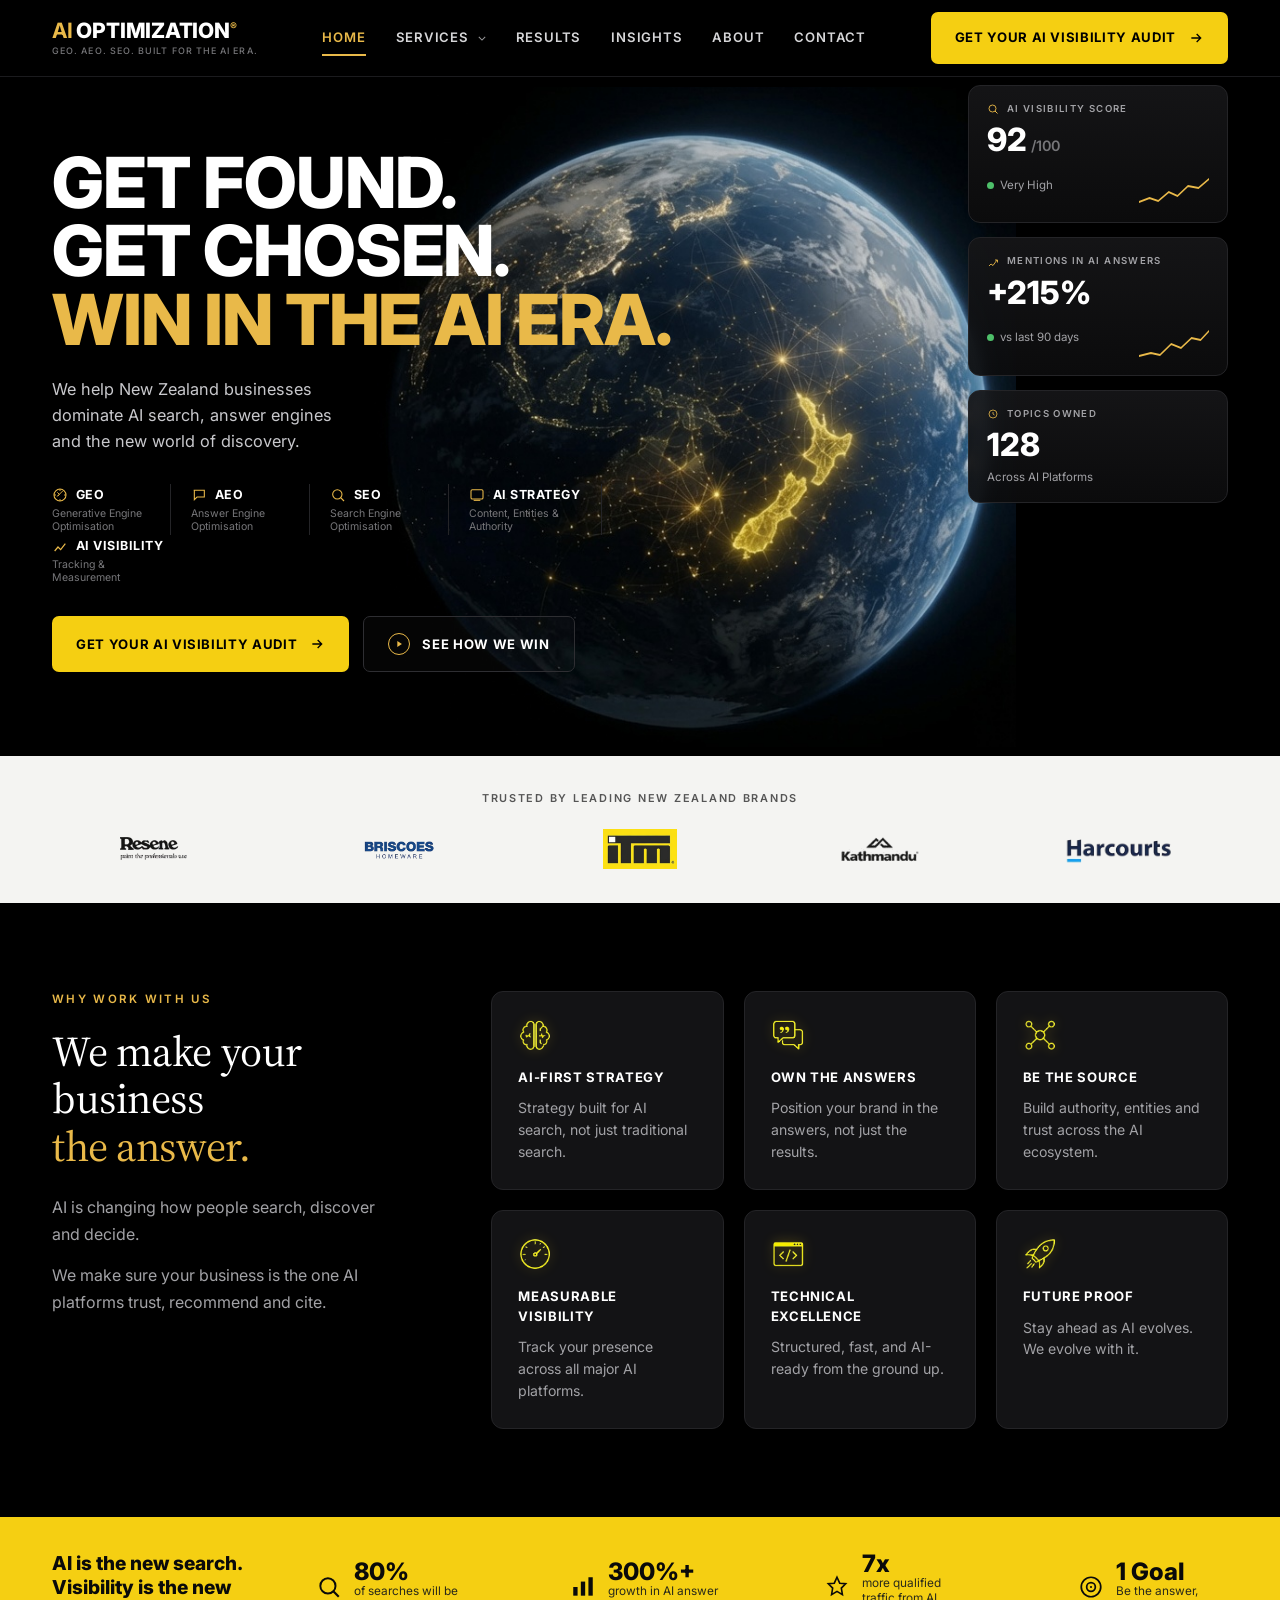
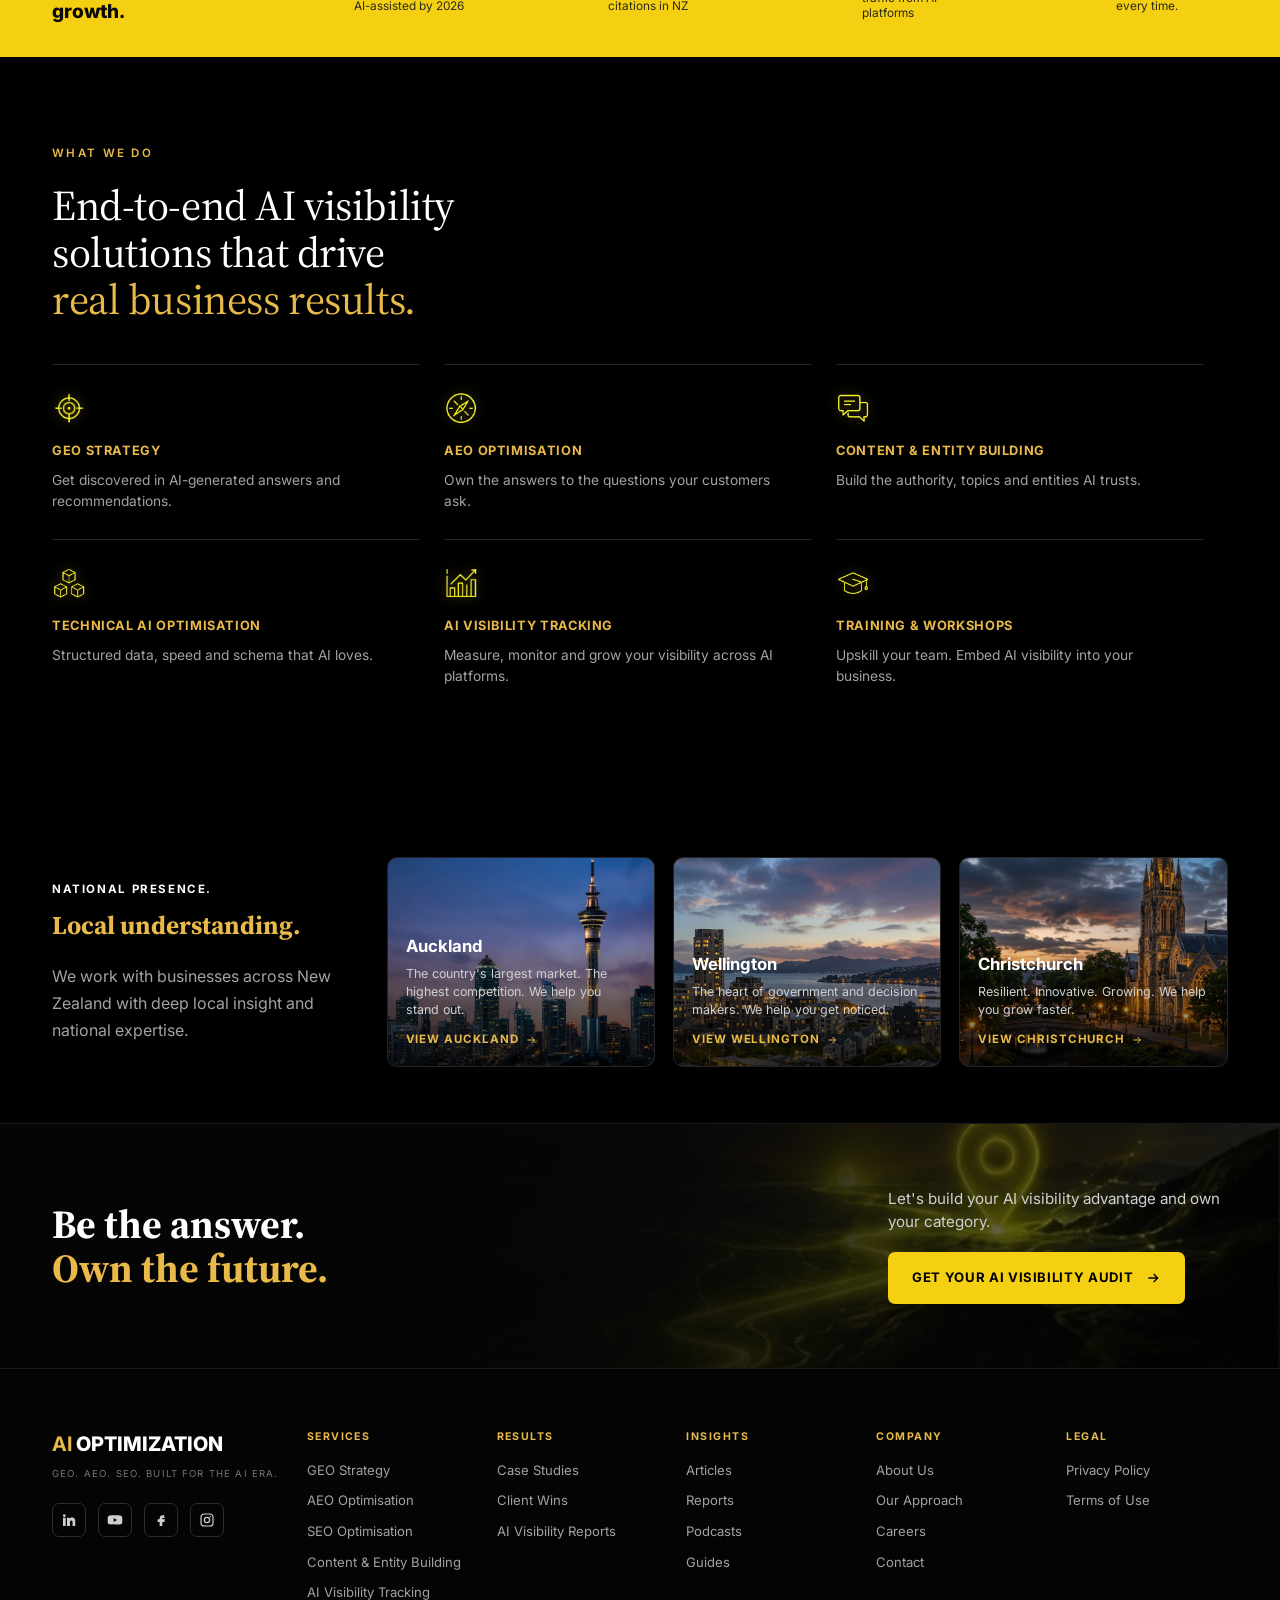
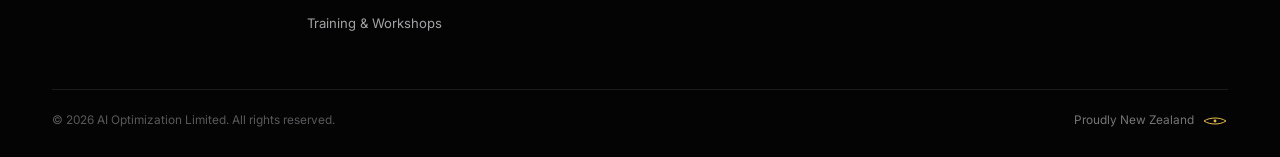
<file: index.html>
<!DOCTYPE html>
<html lang="en">
<head>
<meta charset="UTF-8">
<meta name="viewport" content="width=device-width, initial-scale=1.0">
<title>AI Optimization — Get Found. Get Chosen. Win in the AI Era.</title>
<meta name="description" content="We help New Zealand businesses dominate AI search, answer engines and the new world of discovery. GEO. AEO. SEO. Built for the AI era.">
<link rel="preconnect" href="https://fonts.googleapis.com">
<link rel="preconnect" href="https://fonts.gstatic.com" crossorigin>
<link href="https://fonts.googleapis.com/css2?family=Inter:wght@400;500;600;700;800;900&family=Source+Serif+4:opsz,wght@8..60,400;8..60,500;8..60,600&display=swap" rel="stylesheet">
<link rel="stylesheet" href="styles.css">
</head>
<body>

<!-- ============ NAV ============ -->
<header class="nav" id="nav">
  <div class="wrap nav-inner">
    <a class="brand" href="index.html">
      <span class="logo"><b>AI</b> OPTIMIZATION<sup>&reg;</sup></span>
      <span class="tag">GEO. AEO. SEO. Built for the AI era.</span>
    </a>
    <nav class="nav-links">
      <a href="index.html" class="active">Home</a>
      <a href="services.html">Services <svg class="caret" viewBox="0 0 10 6"><path d="M1 1l4 4 4-4" stroke="currentColor" fill="none" stroke-width="1.3"/></svg></a>
      <a href="results.html">Results</a>
      <a href="insights.html">Insights</a>
      <a href="about.html">About</a>
      <a href="contact.html">Contact</a>
    </nav>
    <a href="contact.html" class="btn btn-primary nav-cta">Get your AI visibility audit
      <svg viewBox="0 0 24 24"><path d="M5 12h14M13 6l6 6-6 6" stroke="currentColor" fill="none" stroke-width="2"/></svg></a>
    <button class="nav-toggle" aria-label="Menu"><span></span></button>
  </div>
</header>

<!-- ============ HERO ============ -->
<section class="hero">
  <!-- globe -->
  <div class="hero-globe-holder" aria-hidden="true">
    <div class="globe">
      <div class="sphere"></div>
      <div class="atmos"></div>
      <svg class="net" viewBox="0 0 760 760">
        <g>
          <path class="line" d="M300,150 L447,494"/>
          <path class="line" d="M200,320 L447,494"/>
          <path class="line" d="M430,205 L447,494"/>
          <path class="line" d="M360,300 L447,494"/>
          <path class="line" d="M520,360 L447,494"/>
          <path class="line" d="M240,375 L447,494"/>
          <path class="line" d="M460,330 L447,494"/>
          <path class="line" d="M285,470 L447,494"/>
        </g>
        <g>
          <circle class="node dim tw" cx="250" cy="175" r="2.6"/>
          <circle class="node dim tw" cx="300" cy="150" r="2"/>
          <circle class="node dim tw" cx="345" cy="200" r="2.4"/>
          <circle class="node dim tw" cx="225" cy="255" r="2"/>
          <circle class="node dim tw" cx="285" cy="235" r="2.6"/>
          <circle class="node dim tw" cx="330" cy="275" r="2.2"/>
          <circle class="node dim tw" cx="200" cy="320" r="2"/>
          <circle class="node tw" cx="265" cy="300" r="2.4"/>
          <circle class="node dim tw" cx="315" cy="340" r="2"/>
          <circle class="node tw" cx="360" cy="300" r="2.6"/>
          <circle class="node dim tw" cx="400" cy="255" r="2.2"/>
          <circle class="node dim tw" cx="430" cy="205" r="2"/>
          <circle class="node dim tw" cx="180" cy="390" r="2"/>
          <circle class="node tw" cx="240" cy="375" r="2.4"/>
          <circle class="node dim tw" cx="300" cy="400" r="2"/>
          <circle class="node dim tw" cx="355" cy="380" r="2.6"/>
          <circle class="node dim tw" cx="410" cy="360" r="2.2"/>
          <circle class="node tw" cx="460" cy="330" r="2"/>
          <circle class="node dim tw" cx="500" cy="290" r="2"/>
          <circle class="node tw" cx="520" cy="360" r="2.4"/>
          <circle class="node dim tw" cx="285" cy="470" r="2.2"/>
          <circle class="node dim tw" cx="340" cy="455" r="2"/>
        </g>
        <!-- New Zealand (stylised) -->
        <path class="nz" d="M432,432 C448,438 456,454 450,472 C445,487 452,500 468,505"/>
        <path class="nz" d="M398,516 C390,532 380,550 372,568 C366,583 382,592 400,586 C412,582 416,566 410,548"/>
        <!-- pin -->
        <g class="pin" transform="translate(439,478)">
          <path d="M8,0 C3.6,0 0,3.6 0,8 C0,14 8,22 8,22 C8,22 16,14 16,8 C16,3.6 12.4,0 8,0 Z"/>
          <circle cx="8" cy="8" r="3" fill="#120e00"/>
        </g>
      </svg>
    </div>
  </div>

  <div class="wrap">
    <div class="hero-grid">
      <div style="max-width:660px">
        <h1 class="hero-title-upper">Get found.<br>Get chosen.<br><span class="g">Win in the AI era.</span></h1>
        <p class="hero-sub">We help New Zealand businesses dominate AI search, answer engines and the new world of discovery.</p>

        <div class="pills">
          <div class="pill">
            <div class="pill-top"><svg viewBox="0 0 24 24"><circle cx="12" cy="12" r="9" stroke="currentColor" fill="none" stroke-width="1.6"/><path d="M12 3v3M12 18v3M3 12h3M18 12h3M8 8l3 3-3 3 8-8" stroke="currentColor" fill="none" stroke-width="1.4"/></svg> GEO</div>
            <span>Generative Engine Optimisation</span>
          </div>
          <div class="pill">
            <div class="pill-top"><svg viewBox="0 0 24 24"><path d="M4 5h16v10H9l-4 4V5z" stroke="currentColor" fill="none" stroke-width="1.6"/></svg> AEO</div>
            <span>Answer Engine Optimisation</span>
          </div>
          <div class="pill">
            <div class="pill-top"><svg viewBox="0 0 24 24"><circle cx="11" cy="11" r="7" stroke="currentColor" fill="none" stroke-width="1.6"/><path d="M16 16l5 5" stroke="currentColor" fill="none" stroke-width="1.8"/></svg> SEO</div>
            <span>Search Engine Optimisation</span>
          </div>
          <div class="pill">
            <div class="pill-top"><svg viewBox="0 0 24 24"><rect x="3" y="4" width="18" height="14" rx="2" stroke="currentColor" fill="none" stroke-width="1.6"/><path d="M7 20h10" stroke="currentColor" fill="none" stroke-width="1.6"/></svg> AI STRATEGY</div>
            <span>Content, Entities &amp; Authority</span>
          </div>
          <div class="pill">
            <div class="pill-top"><svg viewBox="0 0 24 24"><path d="M4 18l5-6 4 4 7-9" stroke="currentColor" fill="none" stroke-width="1.8"/></svg> AI VISIBILITY</div>
            <span>Tracking &amp; Measurement</span>
          </div>
        </div>

        <div class="hero-actions">
          <a href="contact.html" class="btn btn-primary">Get your AI visibility audit
            <svg viewBox="0 0 24 24"><path d="M5 12h14M13 6l6 6-6 6" stroke="currentColor" fill="none" stroke-width="2"/></svg></a>
          <a href="results.html" class="btn btn-ghost"><span class="circ"><svg viewBox="0 0 24 24"><path d="M8 5v14l11-7z" fill="currentColor"/></svg></span> See how we win</a>
        </div>
      </div>

      <!-- floating stat cards -->
      <div class="stat-stack" style="position:absolute;right:0;top:8px;width:260px">
        <div class="stat-card">
          <div class="sc-head"><svg viewBox="0 0 24 24"><circle cx="11" cy="11" r="7" stroke="currentColor" fill="none" stroke-width="1.8"/><path d="M16 16l5 5" stroke="currentColor" fill="none" stroke-width="2"/></svg> AI Visibility Score</div>
          <div class="sc-val pos">92 <small>/100</small></div>
          <div class="sc-sub"><span class="dot"></span> Very High
            <svg class="spark" viewBox="0 0 200 30" preserveAspectRatio="none" style="margin-left:auto;width:70px"><path d="M0,26 L30,22 L55,25 L85,16 L110,20 L140,10 L170,12 L200,3"/></svg>
          </div>
        </div>
        <div class="stat-card">
          <div class="sc-head"><svg viewBox="0 0 24 24"><path d="M4 20l4-4 4 3 8-11" stroke="currentColor" fill="none" stroke-width="1.8"/><path d="M16 8h5v5" stroke="currentColor" fill="none" stroke-width="1.8"/></svg> Mentions in AI answers</div>
          <div class="sc-val pos">+215%</div>
          <div class="sc-sub"><span class="dot"></span> vs last 90 days
            <svg class="spark" viewBox="0 0 200 30" preserveAspectRatio="none" style="margin-left:auto;width:70px"><path d="M0,27 L34,24 L60,26 L92,15 L120,19 L150,9 L176,11 L200,2"/></svg>
          </div>
        </div>
        <div class="stat-card">
          <div class="sc-head"><svg viewBox="0 0 24 24"><circle cx="12" cy="12" r="8" stroke="currentColor" fill="none" stroke-width="1.6"/><path d="M12 8v4l3 2" stroke="currentColor" fill="none" stroke-width="1.6"/></svg> Topics owned</div>
          <div class="sc-val pos">128</div>
          <div class="sc-sub">Across AI Platforms</div>
        </div>
      </div>
    </div>
  </div>
</section>

<!-- ============ TRUST BAR ============ -->
<section class="trust">
  <div class="wrap">
    <div class="t-label">Trusted by leading New Zealand brands</div>
    <div class="logos">
      <div class="lg"><img src="images/logo-resene.png" alt="Resene"></div>
      <div class="lg"><img src="images/logo-briscoes.png" alt="Briscoes Homeware"></div>
      <div class="lg"><img src="images/logo-itm.png" alt="ITM" class="itm"></div>
      <div class="lg"><img src="images/logo-kathmandu.png" alt="Kathmandu"></div>
      <div class="lg"><img src="images/logo-harcourts.png" alt="Harcourts"></div>
    </div>
  </div>
</section>

<!-- ============ WHY WORK WITH US ============ -->
<section class="section">
  <div class="wrap why">
    <div>
      <div class="eyebrow">Why work with us</div>
      <h2 class="h-serif">We make your business <span class="l2">the answer.</span></h2>
      <p class="lead" style="margin-top:24px">AI is changing how people search, discover and decide.</p>
      <p class="lead" style="margin-top:14px">We make sure your business is the one AI platforms trust, recommend and cite.</p>
    </div>
    <div class="feats">
      <div class="feature">
        <div class="ico"><img class="ico-img" src="images/icon-brain.png" alt=""></div>
        <h4>AI-first strategy</h4><p>Strategy built for AI search, not just traditional search.</p>
      </div>
      <div class="feature">
        <div class="ico"><img class="ico-img" src="images/icon-answers.png" alt=""></div>
        <h4>Own the answers</h4><p>Position your brand in the answers, not just the results.</p>
      </div>
      <div class="feature">
        <div class="ico"><img class="ico-img" src="images/icon-source.png" alt=""></div>
        <h4>Be the source</h4><p>Build authority, entities and trust across the AI ecosystem.</p>
      </div>
      <div class="feature">
        <div class="ico"><img class="ico-img" src="images/icon-gauge.png" alt=""></div>
        <h4>Measurable visibility</h4><p>Track your presence across all major AI platforms.</p>
      </div>
      <div class="feature">
        <div class="ico"><img class="ico-img" src="images/icon-code.png" alt=""></div>
        <h4>Technical excellence</h4><p>Structured, fast, and AI-ready from the ground up.</p>
      </div>
      <div class="feature">
        <div class="ico"><img class="ico-img" src="images/icon-rocket.png" alt=""></div>
        <h4>Future proof</h4><p>Stay ahead as AI evolves. We evolve with it.</p>
      </div>
    </div>
  </div>
</section>

<!-- ============ GOLD BAND ============ -->
<section class="band">
  <div class="wrap">
    <h3>AI is the new search.<br>Visibility is the new growth.</h3>
    <div class="b-stats">
      <div class="b-stat">
        <div class="bs-ico"><svg viewBox="0 0 24 24"><circle cx="11" cy="11" r="7" stroke="#0a0a0a" fill="none" stroke-width="1.8"/><path d="M16 16l5 5" stroke="#0a0a0a" fill="none" stroke-width="2"/></svg></div>
        <div><b>80%</b><span>of searches will be AI-assisted by 2026</span></div>
      </div>
      <div class="b-stat">
        <div class="bs-ico"><svg viewBox="0 0 24 24"><rect x="3" y="12" width="4" height="8" fill="#0a0a0a"/><rect x="10" y="7" width="4" height="13" fill="#0a0a0a"/><rect x="17" y="3" width="4" height="17" fill="#0a0a0a"/></svg></div>
        <div><b>300%+</b><span>growth in AI answer citations in NZ</span></div>
      </div>
      <div class="b-stat">
        <div class="bs-ico"><svg viewBox="0 0 24 24"><path d="M12 3l2.5 5.5L20 9l-4 4 1 6-5-3-5 3 1-6-4-4 5.5-.5z" stroke="#0a0a0a" fill="none" stroke-width="1.5"/></svg></div>
        <div><b>7x</b><span>more qualified traffic from AI platforms</span></div>
      </div>
      <div class="b-stat">
        <div class="bs-ico"><svg viewBox="0 0 24 24"><circle cx="12" cy="12" r="9" stroke="#0a0a0a" fill="none" stroke-width="1.6"/><circle cx="12" cy="12" r="4" stroke="#0a0a0a" fill="none" stroke-width="1.6"/><circle cx="12" cy="12" r="1" fill="#0a0a0a"/></svg></div>
        <div><b>1 Goal</b><span>Be the answer, every time.</span></div>
      </div>
    </div>
  </div>
</section>

<!-- ============ WHAT WE DO ============ -->
<section class="section">
  <div class="wrap">
    <div class="split" style="margin-bottom:40px">
      <div>
        <div class="eyebrow">What we do</div>
        <h2 class="h-serif">End-to-end AI visibility solutions that drive <span class="l2">real business results.</span></h2>
      </div>
      <div></div>
    </div>
    <div class="svc-list">
      <div class="svc-item">
        <div class="ico"><img class="ico-img" src="images/icon-target.png" alt=""></div>
        <h4>GEO Strategy</h4><p>Get discovered in AI-generated answers and recommendations.</p>
      </div>
      <div class="svc-item">
        <div class="ico"><img class="ico-img" src="images/icon-compass.png" alt=""></div>
        <h4>AEO Optimisation</h4><p>Own the answers to the questions your customers ask.</p>
      </div>
      <div class="svc-item">
        <div class="ico"><img class="ico-img" src="images/icon-chat.png" alt=""></div>
        <h4>Content &amp; Entity Building</h4><p>Build the authority, topics and entities AI trusts.</p>
      </div>
      <div class="svc-item">
        <div class="ico"><img class="ico-img" src="images/icon-cubes.png" alt=""></div>
        <h4>Technical AI Optimisation</h4><p>Structured data, speed and schema that AI loves.</p>
      </div>
      <div class="svc-item">
        <div class="ico"><img class="ico-img" src="images/icon-chart.png" alt=""></div>
        <h4>AI Visibility Tracking</h4><p>Measure, monitor and grow your visibility across AI platforms.</p>
      </div>
      <div class="svc-item">
        <div class="ico"><img class="ico-img" src="images/icon-cap.png" alt=""></div>
        <h4>Training &amp; Workshops</h4><p>Upskill your team. Embed AI visibility into your business.</p>
      </div>
    </div>
  </div>
</section>

<!-- ============ NATIONAL PRESENCE ============ -->
<section class="section-tight">
  <div class="wrap" style="display:grid;grid-template-columns:.7fr 2fr;gap:40px;align-items:center">
    <div>
      <div style="font-size:.72rem;font-weight:700;letter-spacing:.14em;text-transform:uppercase;color:#fff;margin-bottom:8px">National presence.</div>
      <h3 class="serif gold" style="font-size:1.6rem;margin-bottom:18px">Local understanding.</h3>
      <p class="lead">We work with businesses across New Zealand with deep local insight and national expertise.</p>
    </div>
    <div class="cities">
      <div class="ph city">
        <img class="ph-img" src="images/office-auckland.jpg" alt="Auckland" loading="lazy" onerror="this.remove()">
        <div class="ph-body">
          <h4>Auckland</h4>
          <p>The country's largest market. The highest competition. We help you stand out.</p>
          <a class="view" href="#">View Auckland <svg viewBox="0 0 24 24" width="12"><path d="M5 12h14M13 6l6 6-6 6" stroke="currentColor" fill="none" stroke-width="2"/></svg></a>
        </div>
      </div>
      <div class="ph city">
        <img class="ph-img" src="images/office-wellington.jpg" alt="Wellington" loading="lazy" onerror="this.remove()">
        <div class="ph-body">
          <h4>Wellington</h4>
          <p>The heart of government and decision makers. We help you get noticed.</p>
          <a class="view" href="#">View Wellington <svg viewBox="0 0 24 24" width="12"><path d="M5 12h14M13 6l6 6-6 6" stroke="currentColor" fill="none" stroke-width="2"/></svg></a>
        </div>
      </div>
      <div class="ph city">
        <img class="ph-img" src="images/office-christchurch.jpg" alt="Christchurch" loading="lazy" onerror="this.remove()">
        <div class="ph-body">
          <h4>Christchurch</h4>
          <p>Resilient. Innovative. Growing. We help you grow faster.</p>
          <a class="view" href="#">View Christchurch <svg viewBox="0 0 24 24" width="12"><path d="M5 12h14M13 6l6 6-6 6" stroke="currentColor" fill="none" stroke-width="2"/></svg></a>
        </div>
      </div>
    </div>
  </div>
</section>

<!-- ============ CTA BAND ============ -->
<section class="cta-band">
  <div class="scene" aria-hidden="true">
    <svg width="100%" height="100%" viewBox="0 0 1200 320" preserveAspectRatio="xMidYMid slice">
      <defs>
        <linearGradient id="sky" x1="0" y1="0" x2="0" y2="1">
          <stop offset="0" stop-color="#0a0a0b"/><stop offset="1" stop-color="#050505"/>
        </linearGradient>
        <radialGradient id="glow" cx="0.7" cy="0.9" r="0.5">
          <stop offset="0" stop-color="rgba(245,207,18,.35)"/><stop offset="1" stop-color="transparent"/>
        </radialGradient>
      </defs>
      <rect width="1200" height="320" fill="url(#sky)"/>
      <rect width="1200" height="320" fill="url(#glow)"/>
      <path d="M0,240 L180,180 L340,220 L520,150 L700,210 L900,140 L1080,200 L1200,170 L1200,320 L0,320Z" fill="#0c0c0d"/>
      <path d="M600,300 C740,250 760,210 900,160 C1000,125 1060,120 1130,95" stroke="rgba(245,207,18,.85)" stroke-width="3" fill="none" filter="drop-shadow(0 0 8px rgba(245,207,18,.7))"/>
      <g transform="translate(1120,60)" fill="#f5cf12" filter="drop-shadow(0 0 10px rgba(245,207,18,.8))">
        <path d="M14,0 C6.3,0 0,6.3 0,14 C0,25 14,40 14,40 C14,40 28,25 28,14 C28,6.3 21.7,0 14,0 Z"/>
        <circle cx="14" cy="14" r="5.5" fill="#0a0a0a"/>
      </g>
    </svg>
  </div>
  <div class="wrap">
    <h2 class="cta-head serif">Be the answer.<span class="l2">Own the future.</span></h2>
    <div class="cta-mid">
      <p>Let's build your AI visibility advantage and own your category.</p>
      <a href="contact.html" class="btn btn-primary">Get your AI visibility audit
        <svg viewBox="0 0 24 24"><path d="M5 12h14M13 6l6 6-6 6" stroke="currentColor" fill="none" stroke-width="2"/></svg></a>
    </div>
  </div>
</section>

<!-- ============ FOOTER ============ -->
<footer class="footer">
  <div class="wrap">
    <div class="footer-top">
      <div class="f-brand">
        <div class="logo"><b>AI</b> OPTIMIZATION</div>
        <div class="tag">GEO. AEO. SEO. Built for the AI era.</div>
        <div class="socials">
          <a href="#" aria-label="LinkedIn"><svg viewBox="0 0 24 24" fill="currentColor"><path d="M4.98 3.5a2 2 0 11-.02 4 2 2 0 01.02-4zM3 8.5h4V21H3zM9 8.5h3.8v1.7h.05c.53-1 1.83-2 3.77-2 4 0 4.75 2.6 4.75 6V21h-4v-5.3c0-1.3 0-3-1.8-3s-2.1 1.4-2.1 2.9V21H9z"/></svg></a>
          <a href="#" aria-label="YouTube"><svg viewBox="0 0 24 24" fill="currentColor"><path d="M23 12s0-3.2-.4-4.7a2.5 2.5 0 00-1.8-1.8C19.3 5 12 5 12 5s-7.3 0-8.8.5A2.5 2.5 0 001.4 7.3C1 8.8 1 12 1 12s0 3.2.4 4.7a2.5 2.5 0 001.8 1.8C4.7 19 12 19 12 19s7.3 0 8.8-.5a2.5 2.5 0 001.8-1.8C23 15.2 23 12 23 12zM10 15V9l5 3z"/></svg></a>
          <a href="#" aria-label="Facebook"><svg viewBox="0 0 24 24" fill="currentColor"><path d="M14 9h3V5h-3c-2.2 0-4 1.8-4 4v2H7v4h3v6h4v-6h3l1-4h-4V9c0-.6.4-1 1-1z"/></svg></a>
          <a href="#" aria-label="Instagram"><svg viewBox="0 0 24 24" fill="none" stroke="currentColor" stroke-width="1.8"><rect x="3" y="3" width="18" height="18" rx="5"/><circle cx="12" cy="12" r="4"/><circle cx="17" cy="7" r="1" fill="currentColor" stroke="none"/></svg></a>
        </div>
      </div>
      <div class="f-col"><h5>Services</h5><a href="services.html">GEO Strategy</a><a href="services.html">AEO Optimisation</a><a href="services.html">SEO Optimisation</a><a href="services.html">Content &amp; Entity Building</a><a href="services.html">AI Visibility Tracking</a><a href="services.html">Training &amp; Workshops</a></div>
      <div class="f-col"><h5>Results</h5><a href="results.html">Case Studies</a><a href="results.html">Client Wins</a><a href="results.html">AI Visibility Reports</a></div>
      <div class="f-col"><h5>Insights</h5><a href="insights.html">Articles</a><a href="insights.html">Reports</a><a href="insights.html">Podcasts</a><a href="insights.html">Guides</a></div>
      <div class="f-col"><h5>Company</h5><a href="about.html">About Us</a><a href="about.html">Our Approach</a><a href="contact.html">Careers</a><a href="contact.html">Contact</a></div>
      <div class="f-col"><h5>Legal</h5><a href="#">Privacy Policy</a><a href="#">Terms of Use</a></div>
    </div>
    <div class="footer-bottom">
      <span>&copy; 2026 AI Optimization Limited. All rights reserved.</span>
      <span class="nz">Proudly New Zealand
        <svg viewBox="0 0 26 14" fill="none"><path d="M2 7c6-4 16-4 22 0-6 4-16 4-22 0z" stroke="var(--gold-2)" stroke-width="1"/><circle cx="13" cy="7" r="1.4" fill="var(--gold-2)"/></svg>
      </span>
    </div>
  </div>
</footer>

<script src="script.js"></script>
</body>
</html>
</file>
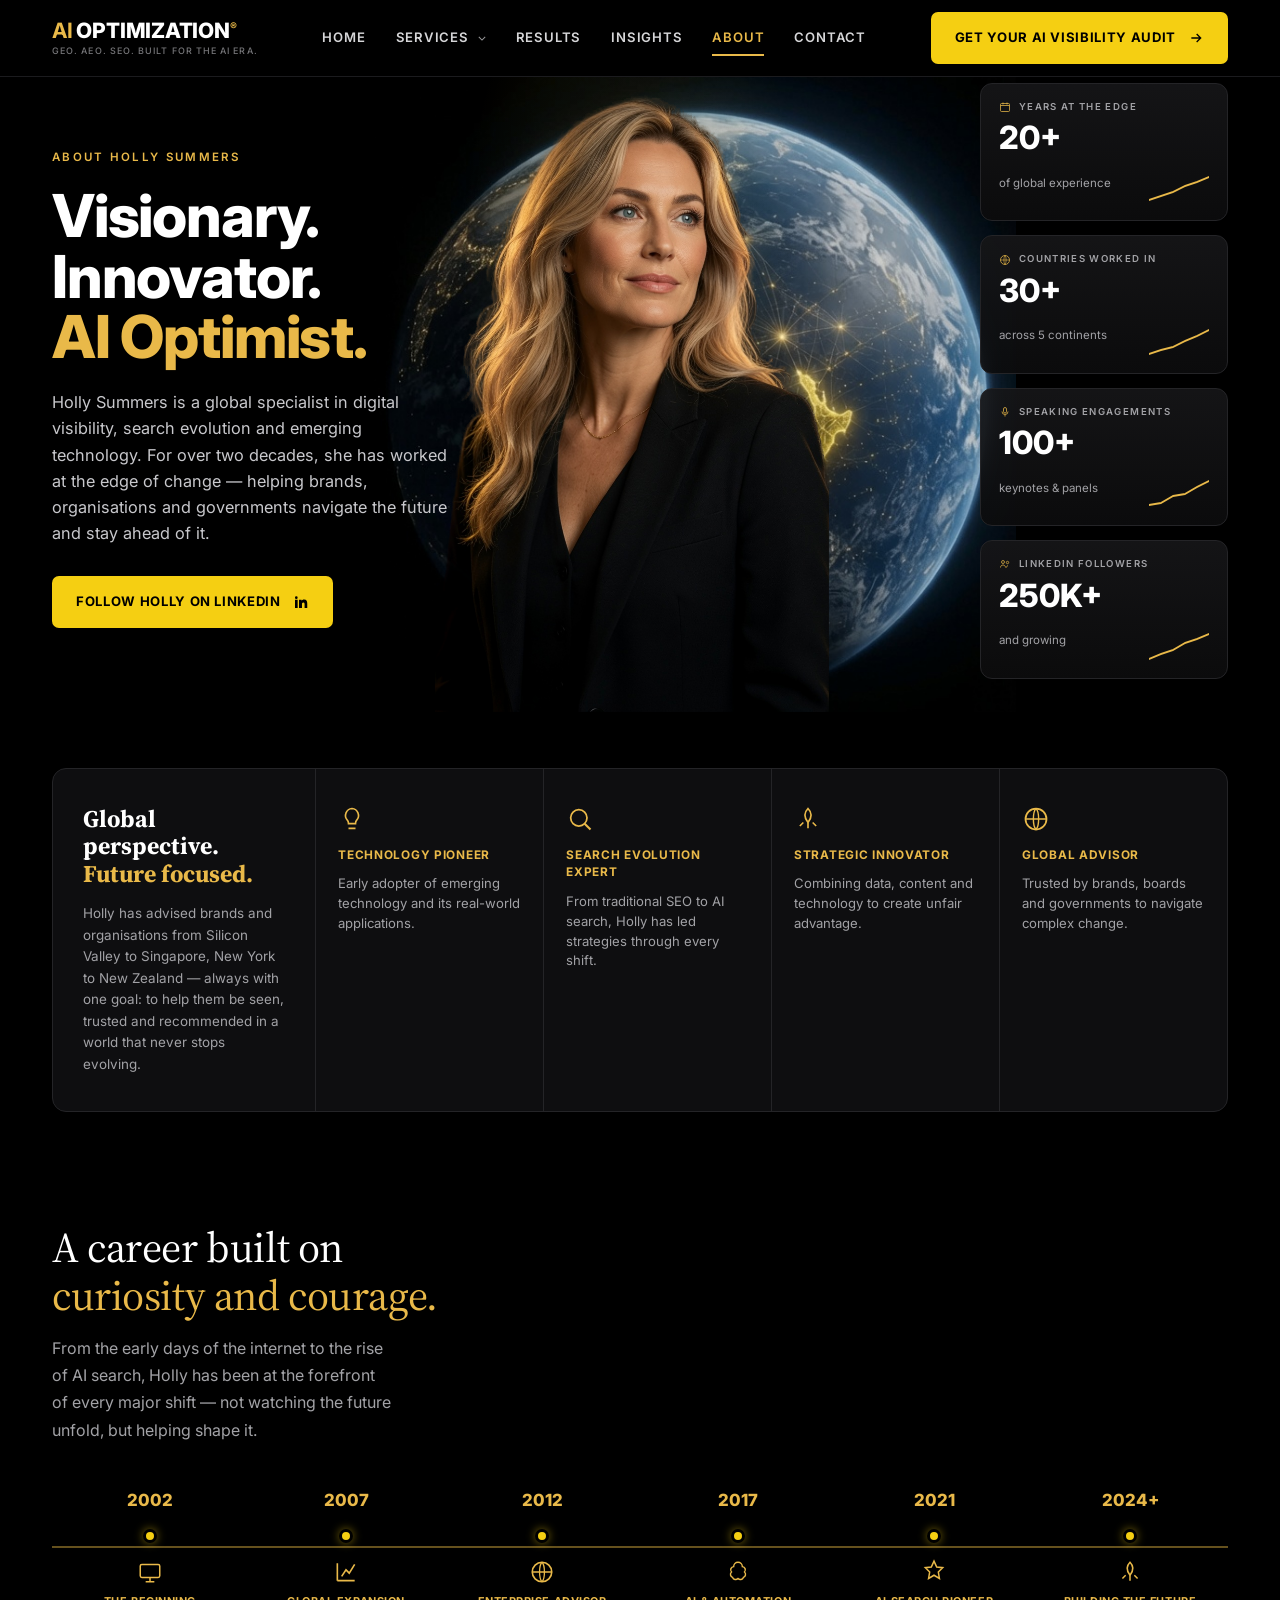
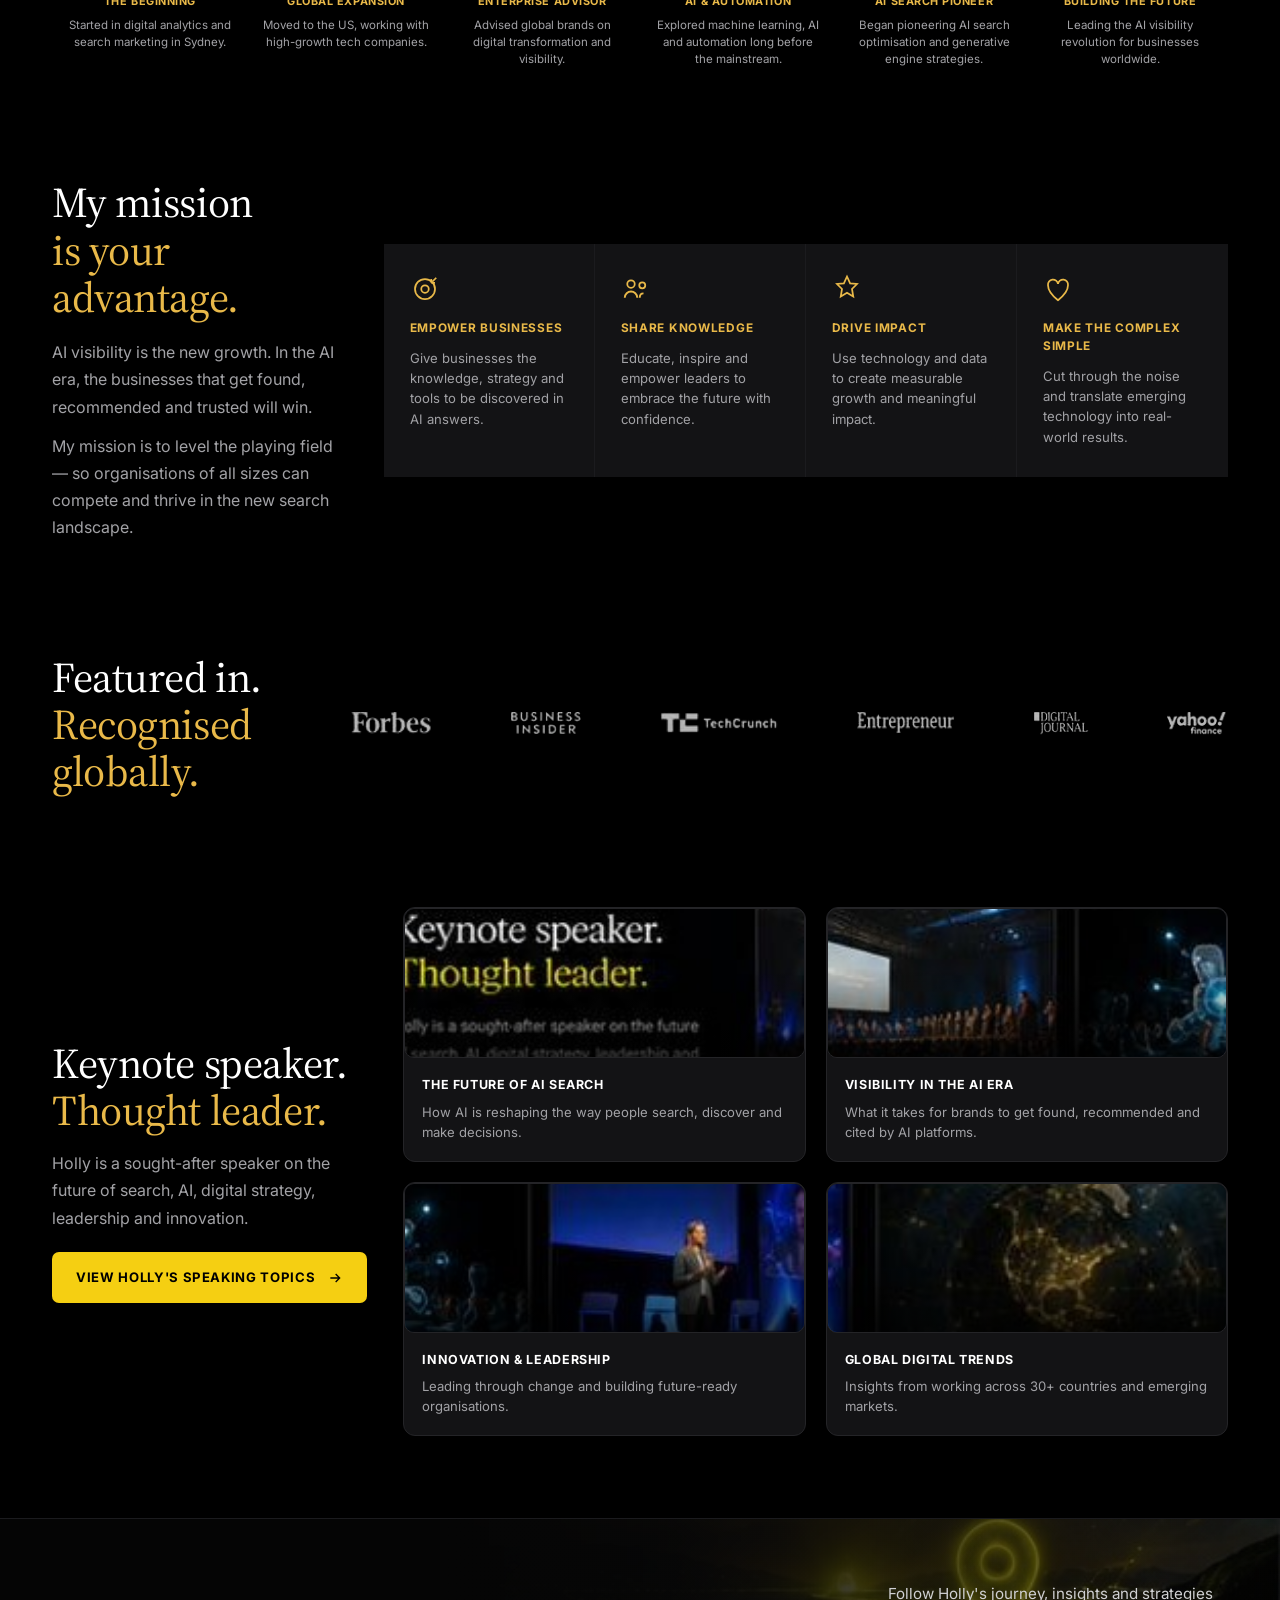
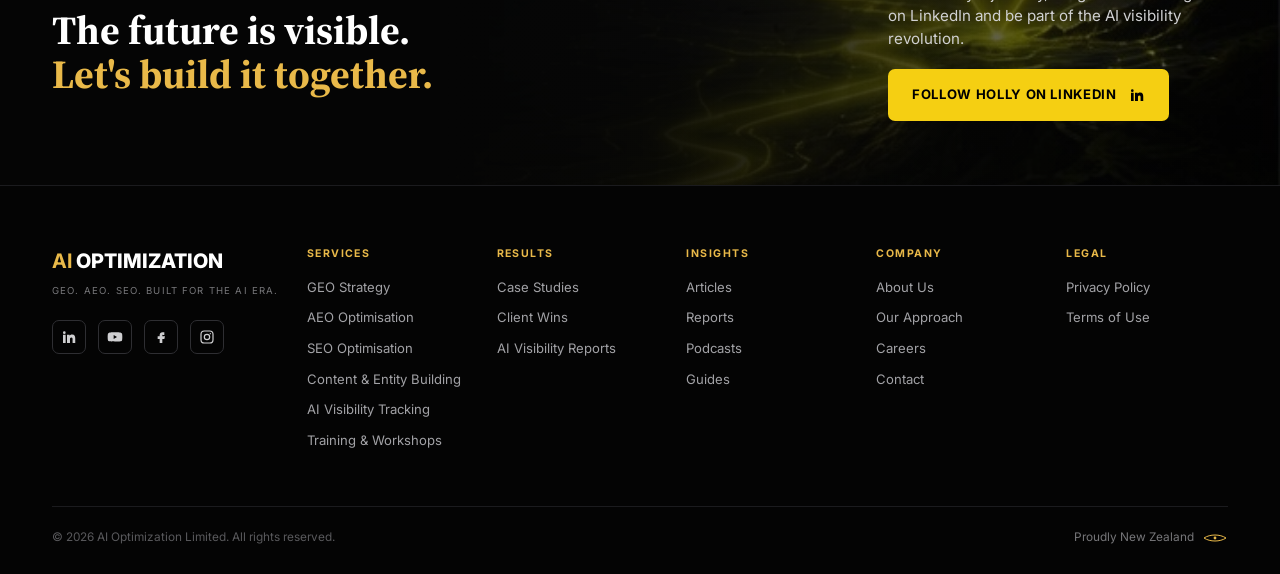
<file: about.html>
<!DOCTYPE html>
<html lang="en">
<head>
<meta charset="UTF-8">
<meta name="viewport" content="width=device-width, initial-scale=1.0">
<title>AI Optimization — About Holly Summers | Visionary. Innovator. AI Optimist.</title>
<meta name="description" content="Holly Summers is a global specialist in digital visibility, search evolution and emerging technology, helping brands, organisations and governments win in the AI era.">
<link rel="preconnect" href="https://fonts.googleapis.com">
<link rel="preconnect" href="https://fonts.gstatic.com" crossorigin>
<link href="https://fonts.googleapis.com/css2?family=Inter:wght@400;500;600;700;800;900&family=Source+Serif+4:opsz,wght@8..60,400;8..60,500;8..60,600&display=swap" rel="stylesheet">
<link rel="stylesheet" href="styles.css">
</head>
<body>
<header class="nav" id="nav">
  <div class="wrap nav-inner">
    <a class="brand" href="index.html">
      <span class="logo"><b>AI</b> OPTIMIZATION<sup>&reg;</sup></span>
      <span class="tag">GEO. AEO. SEO. Built for the AI era.</span>
    </a>
    <nav class="nav-links">
      <a href="index.html" class="">Home</a>
      <a href="services.html" class="">Services <svg class="caret" viewBox="0 0 10 6"><path d="M1 1l4 4 4-4" stroke="currentColor" fill="none" stroke-width="1.3"/></svg></a>
      <a href="results.html" class="">Results</a>
      <a href="insights.html" class="">Insights</a>
      <a href="about.html" class="active">About</a>
      <a href="contact.html" class="">Contact</a>
    </nav>
    <a href="contact.html" class="btn btn-primary nav-cta">Get your AI visibility audit
      <svg viewBox="0 0 24 24"><path d="M5 12h14M13 6l6 6-6 6" stroke="currentColor" fill="none" stroke-width="2"/></svg></a>
    <button class="nav-toggle" aria-label="Menu"><span></span></button>
  </div>
</header>

<section class="hero">
  <div class="hero-globe-holder" aria-hidden="true">
    <div class="globe">
      <div class="sphere"></div>
      <div class="atmos"></div>
      <svg class="net" viewBox="0 0 760 760">
        <g>
          <path class="line" d="M300,150 L447,494"/><path class="line" d="M200,320 L447,494"/>
          <path class="line" d="M430,205 L447,494"/><path class="line" d="M360,300 L447,494"/>
          <path class="line" d="M520,360 L447,494"/><path class="line" d="M240,375 L447,494"/>
          <path class="line" d="M460,330 L447,494"/><path class="line" d="M285,470 L447,494"/>
        </g>
        <g>
          <circle class="node dim tw" cx="250" cy="175" r="2.6"/><circle class="node dim tw" cx="300" cy="150" r="2"/>
          <circle class="node dim tw" cx="345" cy="200" r="2.4"/><circle class="node dim tw" cx="225" cy="255" r="2"/>
          <circle class="node dim tw" cx="285" cy="235" r="2.6"/><circle class="node dim tw" cx="330" cy="275" r="2.2"/>
          <circle class="node dim tw" cx="200" cy="320" r="2"/><circle class="node tw" cx="265" cy="300" r="2.4"/>
          <circle class="node dim tw" cx="315" cy="340" r="2"/><circle class="node tw" cx="360" cy="300" r="2.6"/>
          <circle class="node dim tw" cx="400" cy="255" r="2.2"/><circle class="node dim tw" cx="430" cy="205" r="2"/>
          <circle class="node dim tw" cx="180" cy="390" r="2"/><circle class="node tw" cx="240" cy="375" r="2.4"/>
          <circle class="node dim tw" cx="300" cy="400" r="2"/><circle class="node dim tw" cx="355" cy="380" r="2.6"/>
          <circle class="node dim tw" cx="410" cy="360" r="2.2"/><circle class="node tw" cx="460" cy="330" r="2"/>
          <circle class="node dim tw" cx="500" cy="290" r="2"/><circle class="node tw" cx="520" cy="360" r="2.4"/>
          <circle class="node dim tw" cx="285" cy="470" r="2.2"/><circle class="node dim tw" cx="340" cy="455" r="2"/>
        </g>
        <path class="nz" d="M432,432 C448,438 456,454 450,472 C445,487 452,500 468,505"/>
        <path class="nz" d="M398,516 C390,532 380,550 372,568 C366,583 382,592 400,586 C412,582 416,566 410,548"/>
        <g class="pin" transform="translate(439,478)">
          <path d="M8,0 C3.6,0 0,3.6 0,8 C0,14 8,22 8,22 C8,22 16,14 16,8 C16,3.6 12.4,0 8,0 Z"/>
          <circle cx="8" cy="8" r="3" fill="#120e00"/>
        </g>
      </svg>
    </div>
  </div>

  <div class="portrait">
    <div class="p-fig">
      <img class="portrait-img" src="images/holly-portrait.png" alt="Holly Summers" onerror="this.remove()">
      <svg class="portrait-fallback" viewBox="0 0 200 240"><path d="M100 30c22 0 38 18 38 44 0 20-10 34-10 44 0 6 8 8 20 12 26 9 42 22 46 40 2 10 2 20 2 30H4c0-10 0-20 2-30 4-18 20-31 46-40 12-4 20-6 20-12 0-10-10-24-10-44 0-26 16-44 38-44z" fill="none" stroke="var(--gold-2)" stroke-width="1.4"/></svg>
    </div>
  </div>
  <div class="wrap">
    <div class="hero-grid">
      <div style="max-width:520px">
        <div class="eyebrow">About Holly Summers</div>
        <h1 class="hero-title">Visionary.<br>Innovator.<br><span class="g">AI Optimist.</span></h1>
        <p class="hero-sub" style="max-width:40ch;margin-top:20px">Holly Summers is a global specialist in digital visibility, search evolution and emerging technology. For over two decades, she has worked at the edge of change — helping brands, organisations and governments navigate the future and stay ahead of it.</p>
        <div class="hero-actions">
          <a href="#" class="btn btn-primary">Follow Holly on LinkedIn
            <svg viewBox="0 0 24 24" fill="currentColor"><path d="M4.98 3.5a2 2 0 11-.02 4 2 2 0 01.02-4zM3 8.5h4V21H3zM9 8.5h3.8v1.7h.05c.53-1 1.83-2 3.77-2 4 0 4.75 2.6 4.75 6V21h-4v-5.3c0-1.3 0-3-1.8-3s-2.1 1.4-2.1 2.9V21H9z"/></svg></a>
        </div>
      </div>
      <div class="stat-stack" style="position:absolute;right:0;top:6px;width:248px">
        <div class="stat-card">
          <div class="sc-head"><svg viewBox="0 0 24 24"><rect x="3" y="5" width="18" height="16" rx="2" stroke="currentColor" fill="none" stroke-width="1.5"/><path d="M3 9h18M8 3v4M16 3v4" stroke="currentColor" stroke-width="1.5"/></svg> Years at the edge</div>
          <div class="sc-val pos">20+</div>
          <div class="sc-sub">of global experience
            <svg class="spark" viewBox="0 0 200 30" preserveAspectRatio="none" style="margin-left:auto;width:60px"><path d="M0,26 L40,22 L80,18 L120,12 L160,8 L200,3"/></svg></div>
        </div>
        <div class="stat-card">
          <div class="sc-head"><svg viewBox="0 0 24 24"><circle cx="12" cy="12" r="9" stroke="currentColor" fill="none" stroke-width="1.5"/><path d="M3 12h18M12 3c3 3 3 15 0 18M12 3c-3 3-3 15 0 18" stroke="currentColor" fill="none" stroke-width="1.2"/></svg> Countries worked in</div>
          <div class="sc-val pos">30+</div>
          <div class="sc-sub">across 5 continents
            <svg class="spark" viewBox="0 0 200 30" preserveAspectRatio="none" style="margin-left:auto;width:60px"><path d="M0,27 L40,23 L80,20 L120,14 L160,9 L200,3"/></svg></div>
        </div>
        <div class="stat-card">
          <div class="sc-head"><svg viewBox="0 0 24 24"><rect x="9" y="3" width="6" height="11" rx="3" stroke="currentColor" fill="none" stroke-width="1.5"/><path d="M6 11a6 6 0 0012 0M12 17v4" stroke="currentColor" fill="none" stroke-width="1.5"/></svg> Speaking engagements</div>
          <div class="sc-val pos">100+</div>
          <div class="sc-sub">keynotes &amp; panels
            <svg class="spark" viewBox="0 0 200 30" preserveAspectRatio="none" style="margin-left:auto;width:60px"><path d="M0,26 L40,24 L80,17 L120,15 L160,8 L200,2"/></svg></div>
        </div>
        <div class="stat-card">
          <div class="sc-head"><svg viewBox="0 0 24 24"><circle cx="8" cy="8" r="3" stroke="currentColor" fill="none" stroke-width="1.4"/><circle cx="17" cy="9" r="2.4" stroke="currentColor" fill="none" stroke-width="1.4"/><path d="M3 19c0-3 2.5-5 5-5s5 2 5 5M15 19c0-2 1-3.5 3-3.5" stroke="currentColor" fill="none" stroke-width="1.5"/></svg> LinkedIn followers</div>
          <div class="sc-val pos">250K+</div>
          <div class="sc-sub">and growing
            <svg class="spark" viewBox="0 0 200 30" preserveAspectRatio="none" style="margin-left:auto;width:60px"><path d="M0,27 L40,22 L80,18 L120,11 L160,7 L200,2"/></svg></div>
        </div>
      </div>
    </div>
  </div>
</section>

<!-- global perspective panel -->
<section class="section-tight">
  <div class="wrap">
    <div class="gp-panel">
      <div class="gp-intro">
        <h3>Global perspective. <span class="l2">Future focused.</span></h3>
        <p>Holly has advised brands and organisations from Silicon Valley to Singapore, New York to New Zealand — always with one goal: to help them be seen, trusted and recommended in a world that never stops evolving.</p>
      </div>
      <div class="pillar">
        <div class="ico"><svg viewBox="0 0 24 24"><path d="M12 3a6 6 0 00-4 10c1 1 1 2 1 3h6c0-1 0-2 1-3a6 6 0 00-4-10z" stroke="currentColor" fill="none" stroke-width="1.4"/><path d="M9 20h6" stroke="currentColor" stroke-width="1.4"/></svg></div>
        <h4>Technology Pioneer</h4><p>Early adopter of emerging technology and its real-world applications.</p>
      </div>
      <div class="pillar">
        <div class="ico"><svg viewBox="0 0 24 24"><circle cx="11" cy="11" r="7" stroke="currentColor" fill="none" stroke-width="1.5"/><path d="M16 16l5 5" stroke="currentColor" fill="none" stroke-width="1.8"/></svg></div>
        <h4>Search Evolution Expert</h4><p>From traditional SEO to AI search, Holly has led strategies through every shift.</p>
      </div>
      <div class="pillar">
        <div class="ico"><svg viewBox="0 0 24 24"><path d="M12 3c3 3 4 7 0 12-4-5-3-9 0-12z" stroke="currentColor" fill="none" stroke-width="1.4"/><path d="M8 15l-3 3M16 15l3 3M12 15v5" stroke="currentColor" fill="none" stroke-width="1.4"/></svg></div>
        <h4>Strategic Innovator</h4><p>Combining data, content and technology to create unfair advantage.</p>
      </div>
      <div class="pillar">
        <div class="ico"><svg viewBox="0 0 24 24"><circle cx="12" cy="12" r="9" stroke="currentColor" fill="none" stroke-width="1.5"/><path d="M3 12h18M12 3c3 3 3 15 0 18M12 3c-3 3-3 15 0 18" stroke="currentColor" fill="none" stroke-width="1.2"/></svg></div>
        <h4>Global Advisor</h4><p>Trusted by brands, boards and governments to navigate complex change.</p>
      </div>
    </div>
  </div>
</section>

<!-- career timeline -->
<section class="section-tight">
  <div class="wrap">
    <div style="max-width:420px;margin-bottom:24px">
      <h2 class="h-serif">A career built on <span class="l2">curiosity and courage.</span></h2>
      <p class="lead" style="margin-top:16px">From the early days of the internet to the rise of AI search, Holly has been at the forefront of every major shift — not watching the future unfold, but helping shape it.</p>
    </div>
    <div class="timeline">
      <div class="tl-line"></div>
      <div class="tl-col"><div class="yr">2002</div><div class="tl-dot"></div><div class="tl-ico"><svg viewBox="0 0 24 24"><rect x="3" y="5" width="18" height="12" rx="1.5" stroke="currentColor" fill="none" stroke-width="1.4"/><path d="M8 21h8M12 17v4" stroke="currentColor" stroke-width="1.4"/></svg></div><h5>The Beginning</h5><p>Started in digital analytics and search marketing in Sydney.</p></div>
      <div class="tl-col"><div class="yr">2007</div><div class="tl-dot"></div><div class="tl-ico"><svg viewBox="0 0 24 24"><path d="M4 20V4M4 20h16M8 16l4-6 3 3 5-8" stroke="currentColor" fill="none" stroke-width="1.5"/></svg></div><h5>Global Expansion</h5><p>Moved to the US, working with high-growth tech companies.</p></div>
      <div class="tl-col"><div class="yr">2012</div><div class="tl-dot"></div><div class="tl-ico"><svg viewBox="0 0 24 24"><circle cx="12" cy="12" r="9" stroke="currentColor" fill="none" stroke-width="1.5"/><path d="M3 12h18M12 3c3 3 3 15 0 18M12 3c-3 3-3 15 0 18" stroke="currentColor" fill="none" stroke-width="1.2"/></svg></div><h5>Enterprise Advisor</h5><p>Advised global brands on digital transformation and visibility.</p></div>
      <div class="tl-col"><div class="yr">2017</div><div class="tl-dot"></div><div class="tl-ico"><svg viewBox="0 0 24 24"><path d="M12 3a4 4 0 00-4 4 3 3 0 00-2 5 3 3 0 001 5 3 3 0 005 1 3 3 0 005-1 3 3 0 001-5 3 3 0 00-2-5 4 4 0 00-4-4z" stroke="currentColor" fill="none" stroke-width="1.3"/></svg></div><h5>AI &amp; Automation</h5><p>Explored machine learning, AI and automation long before the mainstream.</p></div>
      <div class="tl-col"><div class="yr">2021</div><div class="tl-dot"></div><div class="tl-ico"><svg viewBox="0 0 24 24"><path d="M12 2l2.5 5.5L20 8l-4 4 1 6-5-3-5 3 1-6-4-4 5.5-.5z" stroke="currentColor" fill="none" stroke-width="1.4"/></svg></div><h5>AI Search Pioneer</h5><p>Began pioneering AI search optimisation and generative engine strategies.</p></div>
      <div class="tl-col"><div class="yr">2024+</div><div class="tl-dot"></div><div class="tl-ico"><svg viewBox="0 0 24 24"><path d="M12 3c3 3 4 7 0 12-4-5-3-9 0-12z" stroke="currentColor" fill="none" stroke-width="1.4"/><path d="M8 15l-3 3M16 15l3 3M12 15v5" stroke="currentColor" fill="none" stroke-width="1.4"/></svg></div><h5>Building the Future</h5><p>Leading the AI visibility revolution for businesses worldwide.</p></div>
    </div>
  </div>
</section>

<!-- mission -->
<section class="section-tight">
  <div class="wrap" style="display:grid;grid-template-columns:.7fr 2fr;gap:36px;align-items:center">
    <div>
      <h2 class="h-serif">My mission <span class="l2">is your advantage.</span></h2>
      <p class="lead" style="margin-top:18px">AI visibility is the new growth. In the AI era, the businesses that get found, recommended and trusted will win.</p>
      <p class="lead" style="margin-top:12px">My mission is to level the playing field — so organisations of all sizes can compete and thrive in the new search landscape.</p>
    </div>
    <div class="mission-grid">
      <div class="mission"><div class="ico"><svg viewBox="0 0 24 24"><circle cx="12" cy="12" r="8" stroke="currentColor" fill="none" stroke-width="1.4"/><circle cx="12" cy="12" r="3" stroke="currentColor" fill="none" stroke-width="1.4"/><path d="M18 6l3-3M17 7h3M17 7V4" stroke="currentColor" stroke-width="1.4"/></svg></div><h4>Empower Businesses</h4><p>Give businesses the knowledge, strategy and tools to be discovered in AI answers.</p></div>
      <div class="mission"><div class="ico"><svg viewBox="0 0 24 24"><circle cx="8" cy="8" r="3" stroke="currentColor" fill="none" stroke-width="1.4"/><circle cx="17" cy="9" r="2.4" stroke="currentColor" fill="none" stroke-width="1.4"/><path d="M3 19c0-3 2.5-5 5-5s5 2 5 5M15 19c0-2 1-3.5 3-3.5" stroke="currentColor" fill="none" stroke-width="1.5"/></svg></div><h4>Share Knowledge</h4><p>Educate, inspire and empower leaders to embrace the future with confidence.</p></div>
      <div class="mission"><div class="ico"><svg viewBox="0 0 24 24"><path d="M12 2l2.5 5.5L20 8l-4 4 1 6-5-3-5 3 1-6-4-4 5.5-.5z" stroke="currentColor" fill="none" stroke-width="1.4"/></svg></div><h4>Drive Impact</h4><p>Use technology and data to create measurable growth and meaningful impact.</p></div>
      <div class="mission"><div class="ico"><svg viewBox="0 0 24 24"><path d="M12 21C7 17 4 13 4 9a4 4 0 018-1 4 4 0 018 1c0 4-3 8-8 12z" stroke="currentColor" fill="none" stroke-width="1.4"/></svg></div><h4>Make the Complex Simple</h4><p>Cut through the noise and translate emerging technology into real-world results.</p></div>
    </div>
  </div>
</section>

<!-- featured in -->
<section class="section-tight">
  <div class="wrap" style="display:grid;grid-template-columns:.6fr 2fr;gap:36px;align-items:center">
    <div><h2 class="h-serif">Featured in. <span class="l2">Recognised globally.</span></h2></div>
    <div class="press">
      <div class="pr"><img src="images/press-forbes.png" alt="Forbes"></div>
      <div class="pr"><img src="images/press-business-insider.png" alt="Business Insider"></div>
      <div class="pr"><img src="images/press-techcrunch.png" alt="TechCrunch"></div>
      <div class="pr"><img src="images/press-entrepreneur.png" alt="Entrepreneur"></div>
      <div class="pr"><img src="images/press-digital-journal.png" alt="Digital Journal"></div>
      <div class="pr"><img src="images/press-yahoo.png" alt="Yahoo Finance"></div>
    </div>
  </div>
</section>

<!-- keynote -->
<section class="section-tight">
  <div class="wrap">
    <div style="display:grid;grid-template-columns:.65fr 2fr;gap:36px;align-items:center;margin-bottom:26px">
      <div>
        <h2 class="h-serif">Keynote speaker. <span class="l2">Thought leader.</span></h2>
        <p class="lead" style="margin-top:16px">Holly is a sought-after speaker on the future of search, AI, digital strategy, leadership and innovation.</p>
        <a href="#" class="btn btn-primary" style="margin-top:20px">View Holly's speaking topics
          <svg viewBox="0 0 24 24"><path d="M5 12h14M13 6l6 6-6 6" stroke="currentColor" fill="none" stroke-width="2"/></svg></a>
      </div>
      <div class="grid grid-2 keynote-grid" style="grid-template-columns:repeat(2,1fr)">
        <div class="keynote"><div class="ph k-photo"><img class="ph-img" src="images/keynote-ai-search.jpg" alt="The Future of AI Search" loading="lazy" onerror="this.remove()"></div><div class="k-body"><h4>The Future of AI Search</h4><p>How AI is reshaping the way people search, discover and make decisions.</p></div></div>
        <div class="keynote"><div class="ph k-photo"><img class="ph-img" src="images/keynote-visibility.jpg" alt="Visibility in the AI Era" loading="lazy" onerror="this.remove()"></div><div class="k-body"><h4>Visibility in the AI Era</h4><p>What it takes for brands to get found, recommended and cited by AI platforms.</p></div></div>
        <div class="keynote"><div class="ph k-photo"><img class="ph-img" src="images/keynote-leadership.jpg" alt="Innovation & Leadership" loading="lazy" onerror="this.remove()"></div><div class="k-body"><h4>Innovation &amp; Leadership</h4><p>Leading through change and building future-ready organisations.</p></div></div>
        <div class="keynote"><div class="ph k-photo"><img class="ph-img" src="images/keynote-global-trends.jpg" alt="Global Digital Trends" loading="lazy" onerror="this.remove()"></div><div class="k-body"><h4>Global Digital Trends</h4><p>Insights from working across 30+ countries and emerging markets.</p></div></div>
      </div>
    </div>
  </div>
</section>

<!-- CTA band -->
<section class="cta-band">
  <div class="scene" aria-hidden="true">
    <svg width="100%" height="100%" viewBox="0 0 1200 320" preserveAspectRatio="xMidYMid slice">
      <defs><linearGradient id="sky4" x1="0" y1="0" x2="0" y2="1"><stop offset="0" stop-color="#0a0a0b"/><stop offset="1" stop-color="#050505"/></linearGradient>
      <radialGradient id="glow4" cx="0.72" cy="0.9" r="0.5"><stop offset="0" stop-color="rgba(245,207,18,.35)"/><stop offset="1" stop-color="transparent"/></radialGradient></defs>
      <rect width="1200" height="320" fill="url(#sky4)"/><rect width="1200" height="320" fill="url(#glow4)"/>
      <path d="M0,240 L180,180 L340,220 L520,150 L700,210 L900,140 L1080,200 L1200,170 L1200,320 L0,320Z" fill="#0c0c0d"/>
      <path d="M580,300 C720,250 760,210 900,160 C1000,125 1060,120 1140,95" stroke="rgba(245,207,18,.85)" stroke-width="3" fill="none" filter="drop-shadow(0 0 8px rgba(245,207,18,.7))"/>
      <g transform="translate(1128,58)" fill="#f5cf12" filter="drop-shadow(0 0 10px rgba(245,207,18,.8))"><path d="M14,0 C6.3,0 0,6.3 0,14 C0,25 14,40 14,40 C14,40 28,25 28,14 C28,6.3 21.7,0 14,0 Z"/><circle cx="14" cy="14" r="5.5" fill="#0a0a0a"/></g>
    </svg>
  </div>
  <div class="wrap">
    <h2 class="cta-head serif">The future is visible.<span class="l2">Let's build it together.</span></h2>
    <div class="cta-mid">
      <p>Follow Holly's journey, insights and strategies on LinkedIn and be part of the AI visibility revolution.</p>
      <a href="#" class="btn btn-primary">Follow Holly on LinkedIn
        <svg viewBox="0 0 24 24" fill="currentColor"><path d="M4.98 3.5a2 2 0 11-.02 4 2 2 0 01.02-4zM3 8.5h4V21H3zM9 8.5h3.8v1.7h.05c.53-1 1.83-2 3.77-2 4 0 4.75 2.6 4.75 6V21h-4v-5.3c0-1.3 0-3-1.8-3s-2.1 1.4-2.1 2.9V21H9z"/></svg></a>
    </div>
  </div>
</section>

<footer class="footer">
  <div class="wrap">
    <div class="footer-top">
      <div class="f-brand">
        <div class="logo"><b>AI</b> OPTIMIZATION</div>
        <div class="tag">GEO. AEO. SEO. Built for the AI era.</div>
        <div class="socials">
          <a href="#" aria-label="LinkedIn"><svg viewBox="0 0 24 24" fill="currentColor"><path d="M4.98 3.5a2 2 0 11-.02 4 2 2 0 01.02-4zM3 8.5h4V21H3zM9 8.5h3.8v1.7h.05c.53-1 1.83-2 3.77-2 4 0 4.75 2.6 4.75 6V21h-4v-5.3c0-1.3 0-3-1.8-3s-2.1 1.4-2.1 2.9V21H9z"/></svg></a>
          <a href="#" aria-label="YouTube"><svg viewBox="0 0 24 24" fill="currentColor"><path d="M23 12s0-3.2-.4-4.7a2.5 2.5 0 00-1.8-1.8C19.3 5 12 5 12 5s-7.3 0-8.8.5A2.5 2.5 0 001.4 7.3C1 8.8 1 12 1 12s0 3.2.4 4.7a2.5 2.5 0 001.8 1.8C4.7 19 12 19 12 19s7.3 0 8.8-.5a2.5 2.5 0 001.8-1.8C23 15.2 23 12 23 12zM10 15V9l5 3z"/></svg></a>
          <a href="#" aria-label="Facebook"><svg viewBox="0 0 24 24" fill="currentColor"><path d="M14 9h3V5h-3c-2.2 0-4 1.8-4 4v2H7v4h3v6h4v-6h3l1-4h-4V9c0-.6.4-1 1-1z"/></svg></a>
          <a href="#" aria-label="Instagram"><svg viewBox="0 0 24 24" fill="none" stroke="currentColor" stroke-width="1.8"><rect x="3" y="3" width="18" height="18" rx="5"/><circle cx="12" cy="12" r="4"/><circle cx="17" cy="7" r="1" fill="currentColor" stroke="none"/></svg></a>
        </div>
      </div>
      <div class="f-col"><h5>Services</h5><a href="services.html">GEO Strategy</a><a href="services.html">AEO Optimisation</a><a href="services.html">SEO Optimisation</a><a href="services.html">Content &amp; Entity Building</a><a href="services.html">AI Visibility Tracking</a><a href="services.html">Training &amp; Workshops</a></div>
      <div class="f-col"><h5>Results</h5><a href="results.html">Case Studies</a><a href="results.html">Client Wins</a><a href="results.html">AI Visibility Reports</a></div>
      <div class="f-col"><h5>Insights</h5><a href="insights.html">Articles</a><a href="insights.html">Reports</a><a href="insights.html">Podcasts</a><a href="insights.html">Guides</a></div>
      <div class="f-col"><h5>Company</h5><a href="about.html">About Us</a><a href="about.html">Our Approach</a><a href="contact.html">Careers</a><a href="contact.html">Contact</a></div>
      <div class="f-col"><h5>Legal</h5><a href="#">Privacy Policy</a><a href="#">Terms of Use</a></div>
    </div>
    <div class="footer-bottom">
      <span>&copy; 2026 AI Optimization Limited. All rights reserved.</span>
      <span class="nz">Proudly New Zealand
        <svg viewBox="0 0 26 14" fill="none"><path d="M2 7c6-4 16-4 22 0-6 4-16 4-22 0z" stroke="var(--gold-2)" stroke-width="1"/><circle cx="13" cy="7" r="1.4" fill="var(--gold-2)"/></svg>
      </span>
    </div>
  </div>
</footer>
<script src="script.js"></script>
</body>
</html>
</file>
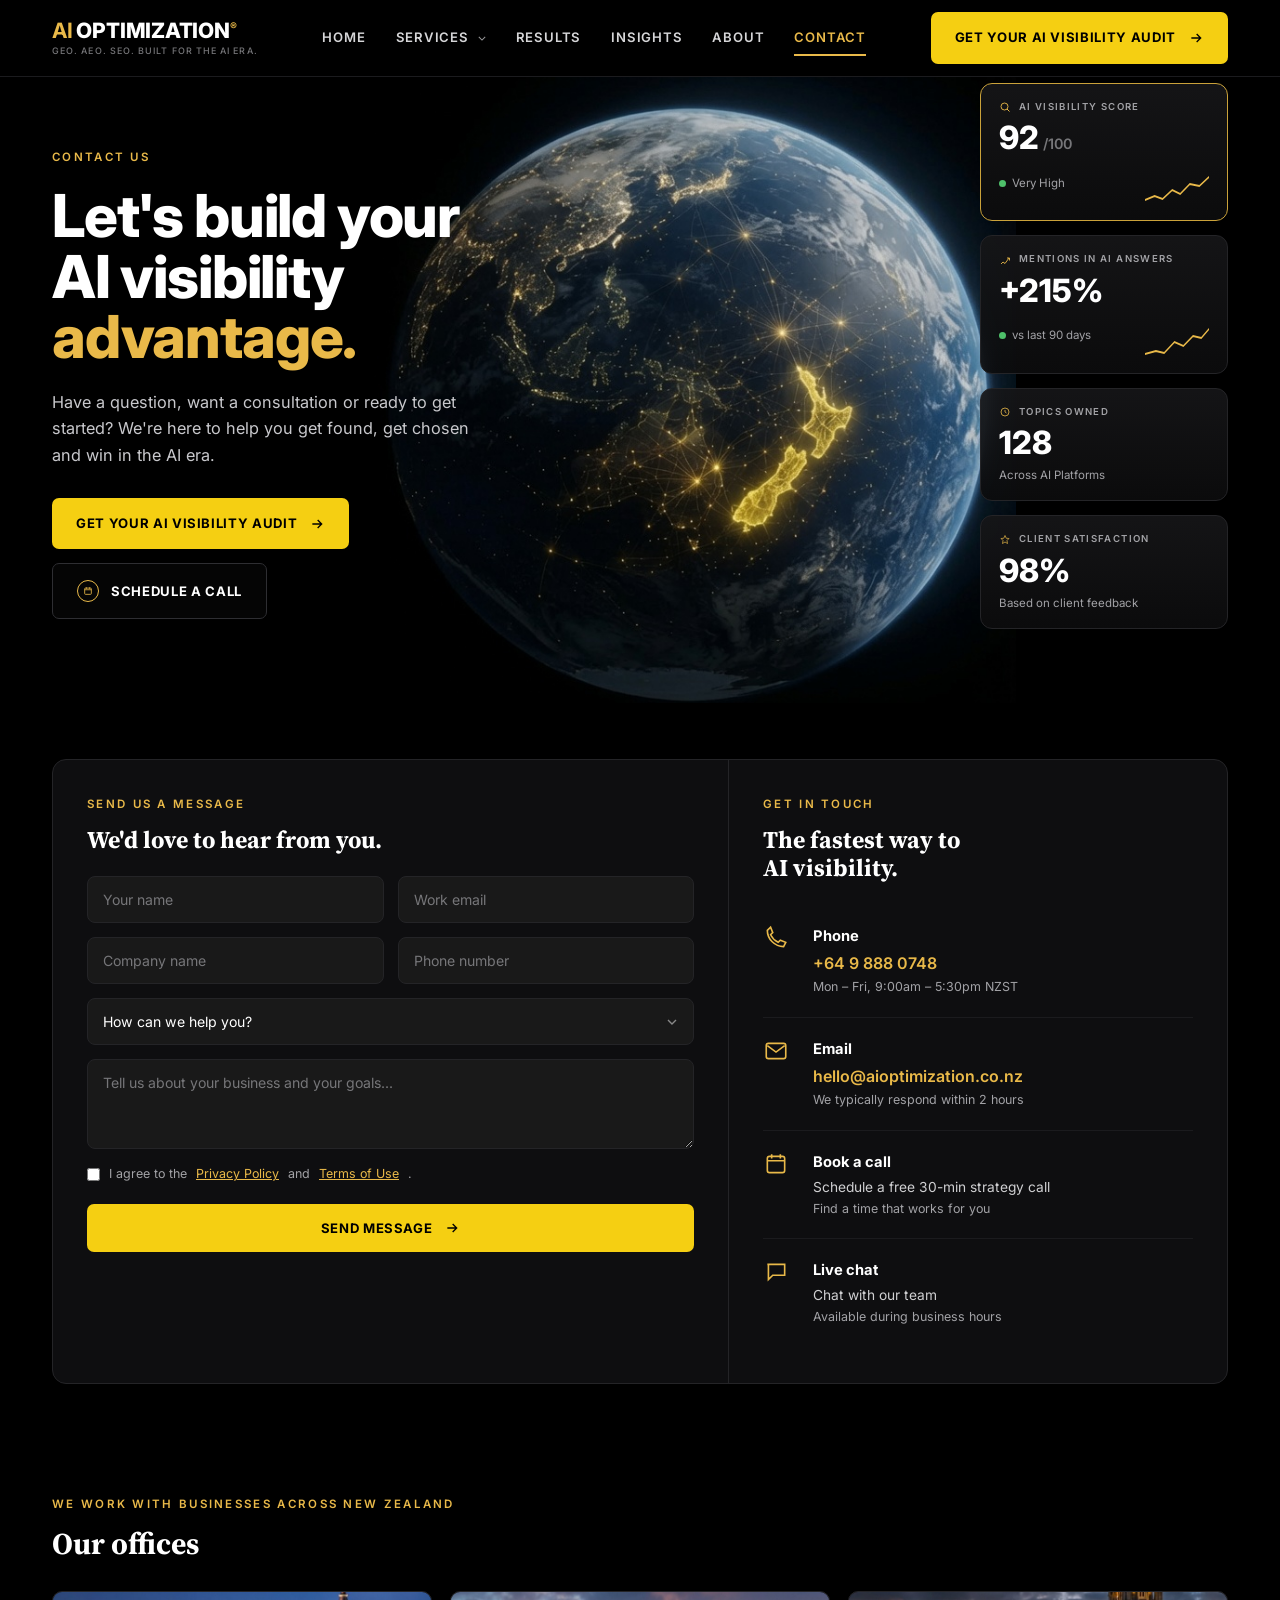
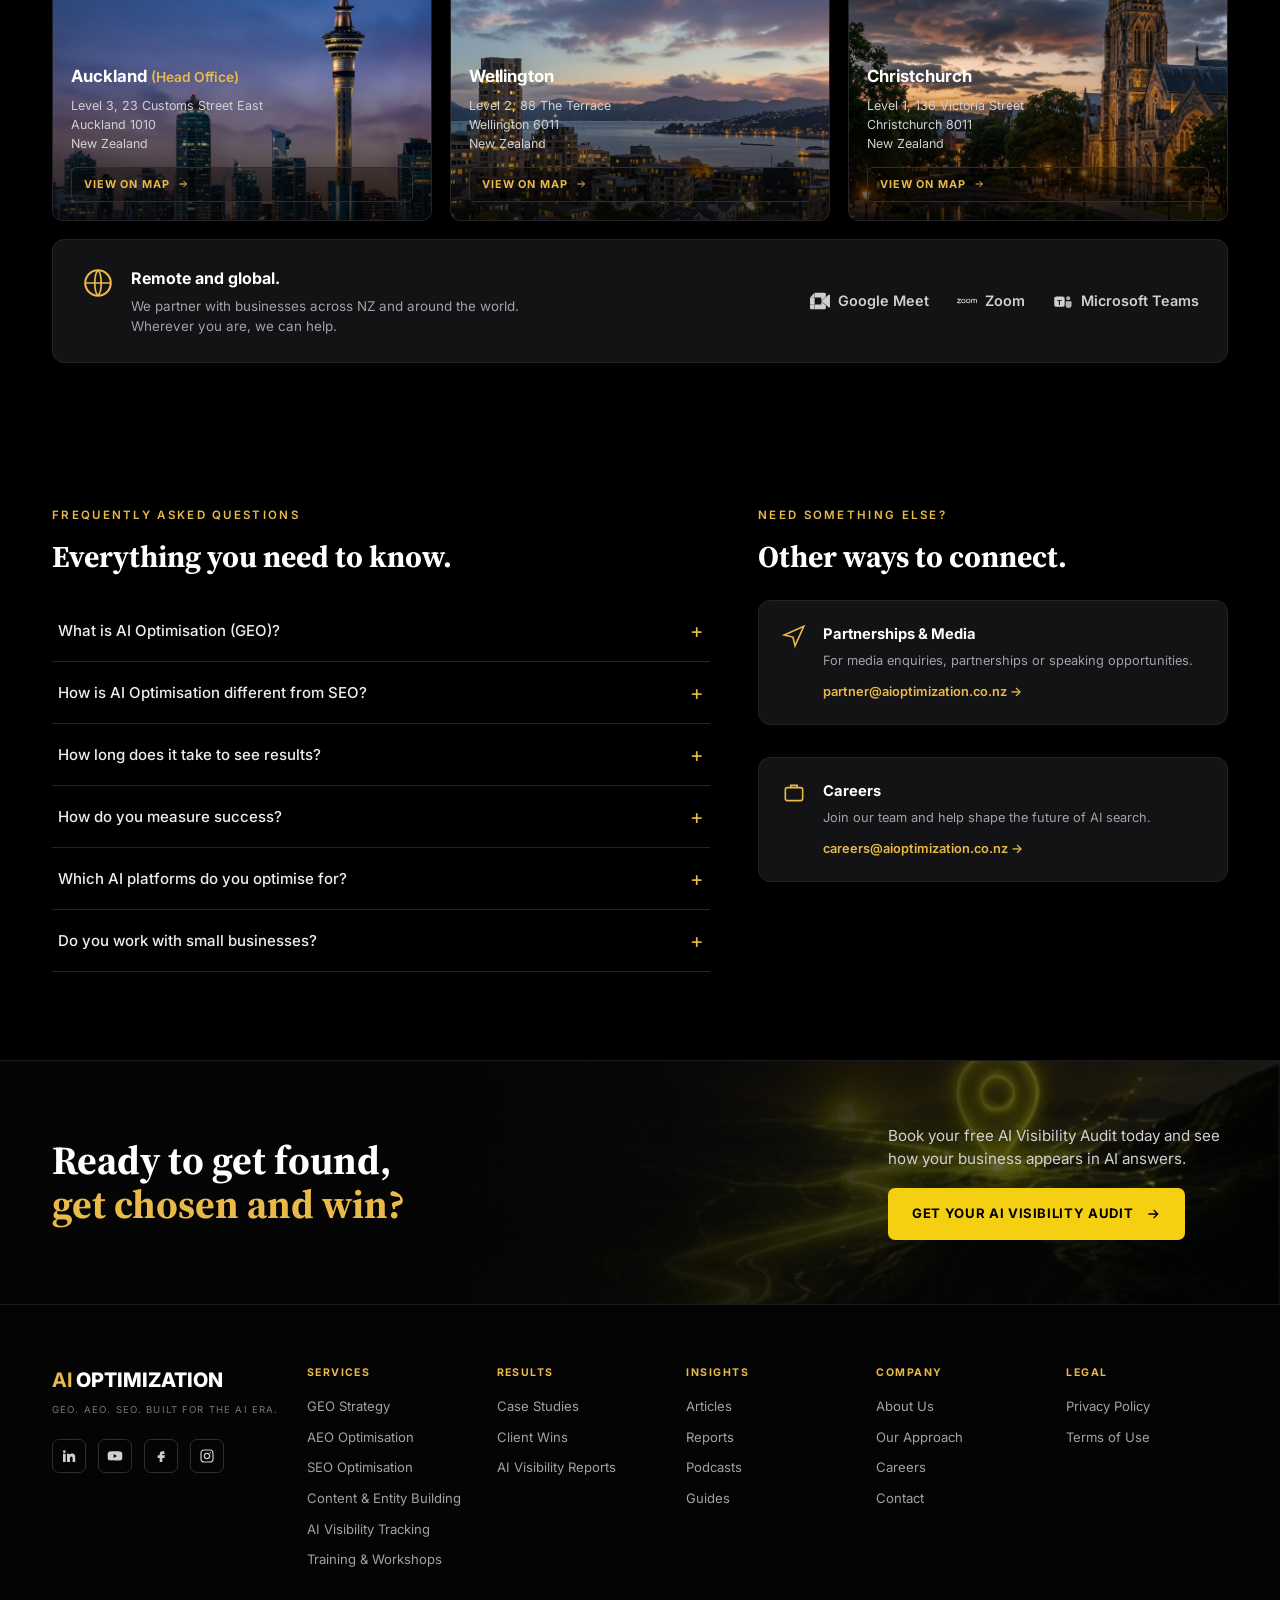
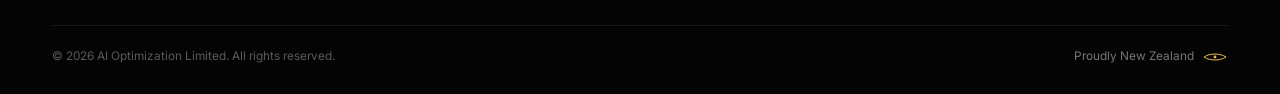
<file: contact.html>
<!DOCTYPE html>
<html lang="en">
<head>
<meta charset="UTF-8">
<meta name="viewport" content="width=device-width, initial-scale=1.0">
<title>AI Optimization — Contact | Let's Build Your AI Visibility Advantage</title>
<meta name="description" content="Contact AI Optimization for a consultation or a free AI Visibility Audit. Offices in Auckland, Wellington and Christchurch, plus remote worldwide.">
<link rel="preconnect" href="https://fonts.googleapis.com">
<link rel="preconnect" href="https://fonts.gstatic.com" crossorigin>
<link href="https://fonts.googleapis.com/css2?family=Inter:wght@400;500;600;700;800;900&family=Source+Serif+4:opsz,wght@8..60,400;8..60,500;8..60,600&display=swap" rel="stylesheet">
<link rel="stylesheet" href="styles.css">
</head>
<body>
<header class="nav" id="nav">
  <div class="wrap nav-inner">
    <a class="brand" href="index.html">
      <span class="logo"><b>AI</b> OPTIMIZATION<sup>&reg;</sup></span>
      <span class="tag">GEO. AEO. SEO. Built for the AI era.</span>
    </a>
    <nav class="nav-links">
      <a href="index.html" class="">Home</a>
      <a href="services.html" class="">Services <svg class="caret" viewBox="0 0 10 6"><path d="M1 1l4 4 4-4" stroke="currentColor" fill="none" stroke-width="1.3"/></svg></a>
      <a href="results.html" class="">Results</a>
      <a href="insights.html" class="">Insights</a>
      <a href="about.html" class="">About</a>
      <a href="contact.html" class="active">Contact</a>
    </nav>
    <a href="contact.html" class="btn btn-primary nav-cta">Get your AI visibility audit
      <svg viewBox="0 0 24 24"><path d="M5 12h14M13 6l6 6-6 6" stroke="currentColor" fill="none" stroke-width="2"/></svg></a>
    <button class="nav-toggle" aria-label="Menu"><span></span></button>
  </div>
</header>

<section class="hero">
  <div class="hero-globe-holder" aria-hidden="true">
    <div class="globe">
      <div class="sphere"></div>
      <div class="atmos"></div>
      <svg class="net" viewBox="0 0 760 760">
        <g>
          <path class="line" d="M300,150 L447,494"/><path class="line" d="M200,320 L447,494"/>
          <path class="line" d="M430,205 L447,494"/><path class="line" d="M360,300 L447,494"/>
          <path class="line" d="M520,360 L447,494"/><path class="line" d="M240,375 L447,494"/>
          <path class="line" d="M460,330 L447,494"/><path class="line" d="M285,470 L447,494"/>
        </g>
        <g>
          <circle class="node dim tw" cx="250" cy="175" r="2.6"/><circle class="node dim tw" cx="300" cy="150" r="2"/>
          <circle class="node dim tw" cx="345" cy="200" r="2.4"/><circle class="node dim tw" cx="225" cy="255" r="2"/>
          <circle class="node dim tw" cx="285" cy="235" r="2.6"/><circle class="node dim tw" cx="330" cy="275" r="2.2"/>
          <circle class="node dim tw" cx="200" cy="320" r="2"/><circle class="node tw" cx="265" cy="300" r="2.4"/>
          <circle class="node dim tw" cx="315" cy="340" r="2"/><circle class="node tw" cx="360" cy="300" r="2.6"/>
          <circle class="node dim tw" cx="400" cy="255" r="2.2"/><circle class="node dim tw" cx="430" cy="205" r="2"/>
          <circle class="node dim tw" cx="180" cy="390" r="2"/><circle class="node tw" cx="240" cy="375" r="2.4"/>
          <circle class="node dim tw" cx="300" cy="400" r="2"/><circle class="node dim tw" cx="355" cy="380" r="2.6"/>
          <circle class="node dim tw" cx="410" cy="360" r="2.2"/><circle class="node tw" cx="460" cy="330" r="2"/>
          <circle class="node dim tw" cx="500" cy="290" r="2"/><circle class="node tw" cx="520" cy="360" r="2.4"/>
          <circle class="node dim tw" cx="285" cy="470" r="2.2"/><circle class="node dim tw" cx="340" cy="455" r="2"/>
        </g>
        <path class="nz" d="M432,432 C448,438 456,454 450,472 C445,487 452,500 468,505"/>
        <path class="nz" d="M398,516 C390,532 380,550 372,568 C366,583 382,592 400,586 C412,582 416,566 410,548"/>
        <g class="pin" transform="translate(439,478)">
          <path d="M8,0 C3.6,0 0,3.6 0,8 C0,14 8,22 8,22 C8,22 16,14 16,8 C16,3.6 12.4,0 8,0 Z"/>
          <circle cx="8" cy="8" r="3" fill="#120e00"/>
        </g>
      </svg>
    </div>
  </div>

  <div class="wrap">
    <div class="hero-grid">
      <div style="max-width:520px">
        <div class="eyebrow">Contact Us</div>
        <h1 class="hero-title">Let's build your<br>AI visibility<br><span class="g">advantage.</span></h1>
        <p class="hero-sub" style="max-width:42ch;margin-top:20px">Have a question, want a consultation or ready to get started? We're here to help you get found, get chosen and win in the AI era.</p>
        <div class="hero-actions">
          <a href="#form" class="btn btn-primary">Get your AI visibility audit
            <svg viewBox="0 0 24 24"><path d="M5 12h14M13 6l6 6-6 6" stroke="currentColor" fill="none" stroke-width="2"/></svg></a>
          <a href="#form" class="btn btn-ghost"><span class="circ"><svg viewBox="0 0 24 24"><rect x="4" y="5" width="16" height="15" rx="2" stroke="currentColor" fill="none" stroke-width="2"/><path d="M4 9h16M8 3v4M16 3v4" stroke="currentColor" fill="none" stroke-width="2"/></svg></span> Schedule a call</a>
        </div>
      </div>
      <div class="stat-stack" style="position:absolute;right:0;top:6px;width:248px">
        <div class="stat-card hl">
          <div class="sc-head"><svg viewBox="0 0 24 24"><circle cx="11" cy="11" r="7" stroke="currentColor" fill="none" stroke-width="1.8"/><path d="M16 16l5 5" stroke="currentColor" fill="none" stroke-width="2"/></svg> AI Visibility Score</div>
          <div class="sc-val pos">92 <small>/100</small></div>
          <div class="sc-sub"><span class="dot"></span> Very High
            <svg class="spark" viewBox="0 0 200 30" preserveAspectRatio="none" style="margin-left:auto;width:64px"><path d="M0,26 L30,22 L55,25 L85,16 L110,20 L140,10 L170,12 L200,3"/></svg></div>
        </div>
        <div class="stat-card">
          <div class="sc-head"><svg viewBox="0 0 24 24"><path d="M4 20l4-4 4 3 8-11" stroke="currentColor" fill="none" stroke-width="1.8"/><path d="M16 8h5v5" stroke="currentColor" fill="none" stroke-width="1.8"/></svg> Mentions in AI answers</div>
          <div class="sc-val pos">+215%</div>
          <div class="sc-sub"><span class="dot"></span> vs last 90 days
            <svg class="spark" viewBox="0 0 200 30" preserveAspectRatio="none" style="margin-left:auto;width:64px"><path d="M0,27 L34,24 L60,26 L92,15 L120,19 L150,9 L176,11 L200,2"/></svg></div>
        </div>
        <div class="stat-card">
          <div class="sc-head"><svg viewBox="0 0 24 24"><circle cx="12" cy="12" r="8" stroke="currentColor" fill="none" stroke-width="1.6"/><path d="M12 8v4l3 2" stroke="currentColor" fill="none" stroke-width="1.6"/></svg> Topics owned</div>
          <div class="sc-val pos">128</div>
          <div class="sc-sub">Across AI Platforms</div>
        </div>
        <div class="stat-card">
          <div class="sc-head"><svg viewBox="0 0 24 24"><path d="M12 3l2.5 5.5L20 9l-4 4 1 6-5-3-5 3 1-6-4-4 5.5-.5z" stroke="currentColor" fill="none" stroke-width="1.4"/></svg> Client Satisfaction</div>
          <div class="sc-val pos">98%</div>
          <div class="sc-sub">Based on client feedback</div>
        </div>
      </div>
    </div>
  </div>
</section>

<!-- form + info panel -->
<section class="section-tight" id="form">
  <div class="wrap">
    <div class="contact-panel">
      <div class="cp-form">
        <div class="eyebrow" style="margin-bottom:12px">Send us a message</div>
        <h3>We'd love to hear from you.</h3>
        <div class="form-grid">
          <input class="field" type="text" placeholder="Your name" aria-label="Your name">
          <input class="field" type="email" placeholder="Work email" aria-label="Work email">
          <input class="field" type="text" placeholder="Company name" aria-label="Company name">
          <input class="field" type="tel" placeholder="Phone number" aria-label="Phone number">
          <select class="field full" aria-label="How can we help you?">
            <option>How can we help you?</option>
            <option>AI Visibility Audit</option>
            <option>GEO / AEO Strategy</option>
            <option>SEO Optimisation</option>
            <option>Training &amp; Workshops</option>
            <option>Something else</option>
          </select>
          <textarea class="field full" placeholder="Tell us about your business and your goals..." aria-label="Your message"></textarea>
        </div>
        <label class="check" style="margin:16px 0 20px"><input type="checkbox"> I agree to the <a href="#">Privacy Policy</a> and <a href="#">Terms of Use</a>.</label>
        <button class="btn btn-primary" style="width:100%;justify-content:center">Send message
          <svg viewBox="0 0 24 24"><path d="M5 12h14M13 6l6 6-6 6" stroke="currentColor" fill="none" stroke-width="2"/></svg></button>
      </div>
      <div class="cp-info">
        <div class="eyebrow" style="margin-bottom:12px">Get in touch</div>
        <h3>The fastest way to<br>AI visibility.</h3>
        <div class="info-row">
          <div class="ir-ico"><svg viewBox="0 0 24 24"><path d="M4 5c0 8 7 15 15 15l2-4-5-2-2 2c-3-1.5-5.5-4-7-7l2-2-2-5z" stroke="currentColor" fill="none" stroke-width="1.5"/></svg></div>
          <div><h5>Phone</h5><div class="big">+64 9 888 0748</div><p>Mon – Fri, 9:00am – 5:30pm NZST</p></div>
        </div>
        <div class="info-row">
          <div class="ir-ico"><svg viewBox="0 0 24 24"><rect x="3" y="5" width="18" height="14" rx="2" stroke="currentColor" fill="none" stroke-width="1.5"/><path d="M4 7l8 6 8-6" stroke="currentColor" fill="none" stroke-width="1.5"/></svg></div>
          <div><h5>Email</h5><div class="big">hello@aioptimization.co.nz</div><p>We typically respond within 2 hours</p></div>
        </div>
        <div class="info-row">
          <div class="ir-ico"><svg viewBox="0 0 24 24"><rect x="4" y="5" width="16" height="15" rx="2" stroke="currentColor" fill="none" stroke-width="1.5"/><path d="M4 9h16M8 3v4M16 3v4" stroke="currentColor" fill="none" stroke-width="1.5"/></svg></div>
          <div><h5>Book a call</h5><p style="color:#d0d0d2;font-size:.86rem;margin-bottom:2px">Schedule a free 30-min strategy call</p><p>Find a time that works for you</p></div>
        </div>
        <div class="info-row">
          <div class="ir-ico"><svg viewBox="0 0 24 24"><path d="M4 5h16v10H9l-4 4V5z" stroke="currentColor" fill="none" stroke-width="1.5"/></svg></div>
          <div><h5>Live chat</h5><p style="color:#d0d0d2;font-size:.86rem;margin-bottom:2px">Chat with our team</p><p>Available during business hours</p></div>
        </div>
      </div>
    </div>
  </div>
</section>

<!-- offices -->
<section class="section-tight">
  <div class="wrap">
    <div class="eyebrow" style="margin-bottom:8px">We work with businesses across New Zealand</div>
    <h2 class="serif" style="font-size:1.9rem;margin-bottom:24px">Our offices</h2>
    <div class="cities offices-grid">
      <div class="ph office"><img class="ph-img" src="images/office-auckland.jpg" alt="Auckland" loading="lazy" onerror="this.remove()"><div class="ph-body">
        <h4>Auckland <em>(Head Office)</em></h4>
        <p>Level 3, 23 Customs Street East<br>Auckland 1010<br>New Zealand</p>
        <a class="maplink" href="#">View on map <svg viewBox="0 0 24 24" width="12"><path d="M5 12h14M13 6l6 6-6 6" stroke="currentColor" fill="none" stroke-width="2"/></svg></a>
      </div></div>
      <div class="ph office"><img class="ph-img" src="images/office-wellington.jpg" alt="Wellington" loading="lazy" onerror="this.remove()"><div class="ph-body">
        <h4>Wellington</h4>
        <p>Level 2, 88 The Terrace<br>Wellington 6011<br>New Zealand</p>
        <a class="maplink" href="#">View on map <svg viewBox="0 0 24 24" width="12"><path d="M5 12h14M13 6l6 6-6 6" stroke="currentColor" fill="none" stroke-width="2"/></svg></a>
      </div></div>
      <div class="ph office"><img class="ph-img" src="images/office-christchurch.jpg" alt="Christchurch" loading="lazy" onerror="this.remove()"><div class="ph-body">
        <h4>Christchurch</h4>
        <p>Level 1, 136 Victoria Street<br>Christchurch 8011<br>New Zealand</p>
        <a class="maplink" href="#">View on map <svg viewBox="0 0 24 24" width="12"><path d="M5 12h14M13 6l6 6-6 6" stroke="currentColor" fill="none" stroke-width="2"/></svg></a>
      </div></div>
    </div>
    <div class="remote">
      <div class="r-left">
        <div class="r-ico"><svg viewBox="0 0 24 24"><circle cx="12" cy="12" r="9" stroke="currentColor" fill="none" stroke-width="1.5"/><path d="M3 12h18M12 3c3 3 3 15 0 18M12 3c-3 3-3 15 0 18" stroke="currentColor" fill="none" stroke-width="1.2"/></svg></div>
        <div><h4>Remote and global.</h4><p>We partner with businesses across NZ and around the world. Wherever you are, we can help.</p></div>
      </div>
      <div class="r-logos">
        <span class="vc"><svg viewBox="0 0 24 24"><path fill="currentColor" d="M5.53 2.13 0 7.75h5.53zm.398 0v5.62h7.608v3.65l5.47-4.45c-.014-1.22.031-2.25-.025-3.46-.148-1.09-1.287-1.47-2.236-1.36zM23.1 4.32c-.802.295-1.358.995-2.047 1.49-2.506 2.05-4.982 4.12-7.468 6.19 3.025 2.59 6.04 5.18 9.065 7.76 1.218.671 1.428-.814 1.328-1.64v-13a.828.828 0 0 0-.877-.825zM.038 8.15v7.7h5.53v-7.7zm13.577 8.1H6.008v5.62c3.864-.006 7.737.011 11.58-.009 1.02-.07 1.618-1.12 1.468-2.07v-2.51l-5.47-4.68v3.65zm-13.577 0c.02 1.44-.041 2.88.033 4.31.162.948 1.158 1.43 2.047 1.31h3.464v-5.62z"/></svg> Google Meet</span>
        <span class="vc"><svg viewBox="0 0 24 24"><path fill="currentColor" d="M5.033 14.649H.743a.74.74 0 0 1-.686-.458.74.74 0 0 1 .16-.808L3.19 10.41H1.06A1.06 1.06 0 0 1 0 9.35h3.957c.301 0 .57.18.686.458a.74.74 0 0 1-.161.808L1.51 13.59h2.464c.585 0 1.06.475 1.06 1.06zM24 11.338c0-1.14-.927-2.066-2.066-2.066-.61 0-1.158.265-1.537.686a2.061 2.061 0 0 0-1.536-.686c-1.14 0-2.066.926-2.066 2.066v3.311a1.06 1.06 0 0 0 1.06-1.06v-2.251a1.004 1.004 0 0 1 2.013 0v2.251c0 .586.474 1.06 1.06 1.06v-3.311a1.004 1.004 0 0 1 2.012 0v2.251c0 .586.475 1.06 1.06 1.06zM16.265 12a2.728 2.728 0 1 1-5.457 0 2.728 2.728 0 0 1 5.457 0zm-1.06 0a1.669 1.669 0 1 0-3.338 0 1.669 1.669 0 0 0 3.338 0zm-4.82 0a2.728 2.728 0 1 1-5.458 0 2.728 2.728 0 0 1 5.457 0zm-1.06 0a1.669 1.669 0 1 0-3.338 0 1.669 1.669 0 0 0 3.338 0z"/></svg> Zoom</span>
        <span class="vc"><svg viewBox="0 0 24 24"><rect x="1.5" y="6.5" width="12.5" height="12.5" rx="2.6" fill="currentColor"/><text x="7.7" y="16.4" font-family="Arial,Helvetica,sans-serif" font-size="9.5" font-weight="700" fill="#0a0a0a" text-anchor="middle">T</text><circle cx="18.2" cy="8.6" r="2.4" fill="currentColor" opacity=".85"/><path d="M15.2 12.2h6.2c.5 0 .9.4.9.9v3.4a3.9 3.9 0 01-3.9 3.9 3.9 3.9 0 01-3.2-1.7z" fill="currentColor" opacity=".85"/></svg> Microsoft Teams</span>
      </div>
    </div>
  </div>
</section>

<!-- faq + other ways -->
<section class="section">
  <div class="wrap contact-faq-grid" style="display:grid;grid-template-columns:1.4fr 1fr;gap:48px;align-items:start">
    <div>
      <div class="eyebrow" style="margin-bottom:10px">Frequently Asked Questions</div>
      <h2 class="serif" style="font-size:1.9rem;margin-bottom:20px">Everything you need to know.</h2>
      <div class="faq-item"><button class="faq-q">What is AI Optimisation (GEO)? <span class="pm">+</span></button><div class="faq-a"><p>AI Optimisation, or Generative Engine Optimisation, makes your business discoverable, trusted and cited inside AI-generated answers from platforms like ChatGPT, Gemini, Claude and Perplexity.</p></div></div>
      <div class="faq-item"><button class="faq-q">How is AI Optimisation different from SEO? <span class="pm">+</span></button><div class="faq-a"><p>SEO earns ranked links on a results page. AI Optimisation focuses on being the answer itself — recommended and cited directly inside generative responses.</p></div></div>
      <div class="faq-item"><button class="faq-q">How long does it take to see results? <span class="pm">+</span></button><div class="faq-a"><p>Most clients see early movement in AI citations and mentions within 60–90 days, with compounding gains over 6–12 months.</p></div></div>
      <div class="faq-item"><button class="faq-q">How do you measure success? <span class="pm">+</span></button><div class="faq-a"><p>We track your AI Visibility Score, citations, mentions, topics owned and qualified enquiries across every major AI platform, reported monthly.</p></div></div>
      <div class="faq-item"><button class="faq-q">Which AI platforms do you optimise for? <span class="pm">+</span></button><div class="faq-a"><p>ChatGPT, Gemini, Claude, Bing Copilot, Perplexity and Meta AI — plus emerging answer engines as they gain adoption.</p></div></div>
      <div class="faq-item"><button class="faq-q">Do you work with small businesses? <span class="pm">+</span></button><div class="faq-a"><p>Yes. We work with organisations of all sizes and tailor our strategy and investment to your goals and stage.</p></div></div>
    </div>
    <div>
      <div class="eyebrow" style="margin-bottom:10px">Need something else?</div>
      <h2 class="serif" style="font-size:1.9rem;margin-bottom:20px">Other ways to connect.</h2>
      <div class="other-connect">
        <div class="connect">
          <div class="cn-ico"><svg viewBox="0 0 24 24"><path d="M3 11l18-8-8 18-2-8z" stroke="currentColor" fill="none" stroke-width="1.5"/></svg></div>
          <div><h5>Partnerships &amp; Media</h5><p>For media enquiries, partnerships or speaking opportunities.</p><a href="#">partner@aioptimization.co.nz →</a></div>
        </div>
        <div class="connect">
          <div class="cn-ico"><svg viewBox="0 0 24 24"><rect x="4" y="7" width="16" height="12" rx="2" stroke="currentColor" fill="none" stroke-width="1.5"/><path d="M9 7V5h6v2" stroke="currentColor" fill="none" stroke-width="1.5"/></svg></div>
          <div><h5>Careers</h5><p>Join our team and help shape the future of AI search.</p><a href="#">careers@aioptimization.co.nz →</a></div>
        </div>
      </div>
    </div>
  </div>
</section>

<!-- CTA band -->
<section class="cta-band">
  <div class="scene" aria-hidden="true">
    <svg width="100%" height="100%" viewBox="0 0 1200 320" preserveAspectRatio="xMidYMid slice">
      <defs><linearGradient id="sky6" x1="0" y1="0" x2="0" y2="1"><stop offset="0" stop-color="#0a0a0b"/><stop offset="1" stop-color="#050505"/></linearGradient>
      <radialGradient id="glow6" cx="0.72" cy="0.9" r="0.5"><stop offset="0" stop-color="rgba(245,207,18,.35)"/><stop offset="1" stop-color="transparent"/></radialGradient></defs>
      <rect width="1200" height="320" fill="url(#sky6)"/><rect width="1200" height="320" fill="url(#glow6)"/>
      <path d="M0,240 L180,180 L340,220 L520,150 L700,210 L900,140 L1080,200 L1200,170 L1200,320 L0,320Z" fill="#0c0c0d"/>
      <path d="M580,300 C720,250 760,210 900,160 C1000,125 1060,120 1140,95" stroke="rgba(245,207,18,.85)" stroke-width="3" fill="none" filter="drop-shadow(0 0 8px rgba(245,207,18,.7))"/>
      <g transform="translate(1128,58)" fill="#f5cf12" filter="drop-shadow(0 0 10px rgba(245,207,18,.8))"><path d="M14,0 C6.3,0 0,6.3 0,14 C0,25 14,40 14,40 C14,40 28,25 28,14 C28,6.3 21.7,0 14,0 Z"/><circle cx="14" cy="14" r="5.5" fill="#0a0a0a"/></g>
    </svg>
  </div>
  <div class="wrap">
    <h2 class="cta-head serif">Ready to get found,<span class="l2">get chosen and win?</span></h2>
    <div class="cta-mid">
      <p>Book your free AI Visibility Audit today and see how your business appears in AI answers.</p>
      <a href="#form" class="btn btn-primary">Get your AI visibility audit
        <svg viewBox="0 0 24 24"><path d="M5 12h14M13 6l6 6-6 6" stroke="currentColor" fill="none" stroke-width="2"/></svg></a>
    </div>
  </div>
</section>

<footer class="footer">
  <div class="wrap">
    <div class="footer-top">
      <div class="f-brand">
        <div class="logo"><b>AI</b> OPTIMIZATION</div>
        <div class="tag">GEO. AEO. SEO. Built for the AI era.</div>
        <div class="socials">
          <a href="#" aria-label="LinkedIn"><svg viewBox="0 0 24 24" fill="currentColor"><path d="M4.98 3.5a2 2 0 11-.02 4 2 2 0 01.02-4zM3 8.5h4V21H3zM9 8.5h3.8v1.7h.05c.53-1 1.83-2 3.77-2 4 0 4.75 2.6 4.75 6V21h-4v-5.3c0-1.3 0-3-1.8-3s-2.1 1.4-2.1 2.9V21H9z"/></svg></a>
          <a href="#" aria-label="YouTube"><svg viewBox="0 0 24 24" fill="currentColor"><path d="M23 12s0-3.2-.4-4.7a2.5 2.5 0 00-1.8-1.8C19.3 5 12 5 12 5s-7.3 0-8.8.5A2.5 2.5 0 001.4 7.3C1 8.8 1 12 1 12s0 3.2.4 4.7a2.5 2.5 0 001.8 1.8C4.7 19 12 19 12 19s7.3 0 8.8-.5a2.5 2.5 0 001.8-1.8C23 15.2 23 12 23 12zM10 15V9l5 3z"/></svg></a>
          <a href="#" aria-label="Facebook"><svg viewBox="0 0 24 24" fill="currentColor"><path d="M14 9h3V5h-3c-2.2 0-4 1.8-4 4v2H7v4h3v6h4v-6h3l1-4h-4V9c0-.6.4-1 1-1z"/></svg></a>
          <a href="#" aria-label="Instagram"><svg viewBox="0 0 24 24" fill="none" stroke="currentColor" stroke-width="1.8"><rect x="3" y="3" width="18" height="18" rx="5"/><circle cx="12" cy="12" r="4"/><circle cx="17" cy="7" r="1" fill="currentColor" stroke="none"/></svg></a>
        </div>
      </div>
      <div class="f-col"><h5>Services</h5><a href="services.html">GEO Strategy</a><a href="services.html">AEO Optimisation</a><a href="services.html">SEO Optimisation</a><a href="services.html">Content &amp; Entity Building</a><a href="services.html">AI Visibility Tracking</a><a href="services.html">Training &amp; Workshops</a></div>
      <div class="f-col"><h5>Results</h5><a href="results.html">Case Studies</a><a href="results.html">Client Wins</a><a href="results.html">AI Visibility Reports</a></div>
      <div class="f-col"><h5>Insights</h5><a href="insights.html">Articles</a><a href="insights.html">Reports</a><a href="insights.html">Podcasts</a><a href="insights.html">Guides</a></div>
      <div class="f-col"><h5>Company</h5><a href="about.html">About Us</a><a href="about.html">Our Approach</a><a href="contact.html">Careers</a><a href="contact.html">Contact</a></div>
      <div class="f-col"><h5>Legal</h5><a href="#">Privacy Policy</a><a href="#">Terms of Use</a></div>
    </div>
    <div class="footer-bottom">
      <span>&copy; 2026 AI Optimization Limited. All rights reserved.</span>
      <span class="nz">Proudly New Zealand
        <svg viewBox="0 0 26 14" fill="none"><path d="M2 7c6-4 16-4 22 0-6 4-16 4-22 0z" stroke="var(--gold-2)" stroke-width="1"/><circle cx="13" cy="7" r="1.4" fill="var(--gold-2)"/></svg>
      </span>
    </div>
  </div>
</footer>
<script src="script.js"></script>
</body>
</html>
</file>
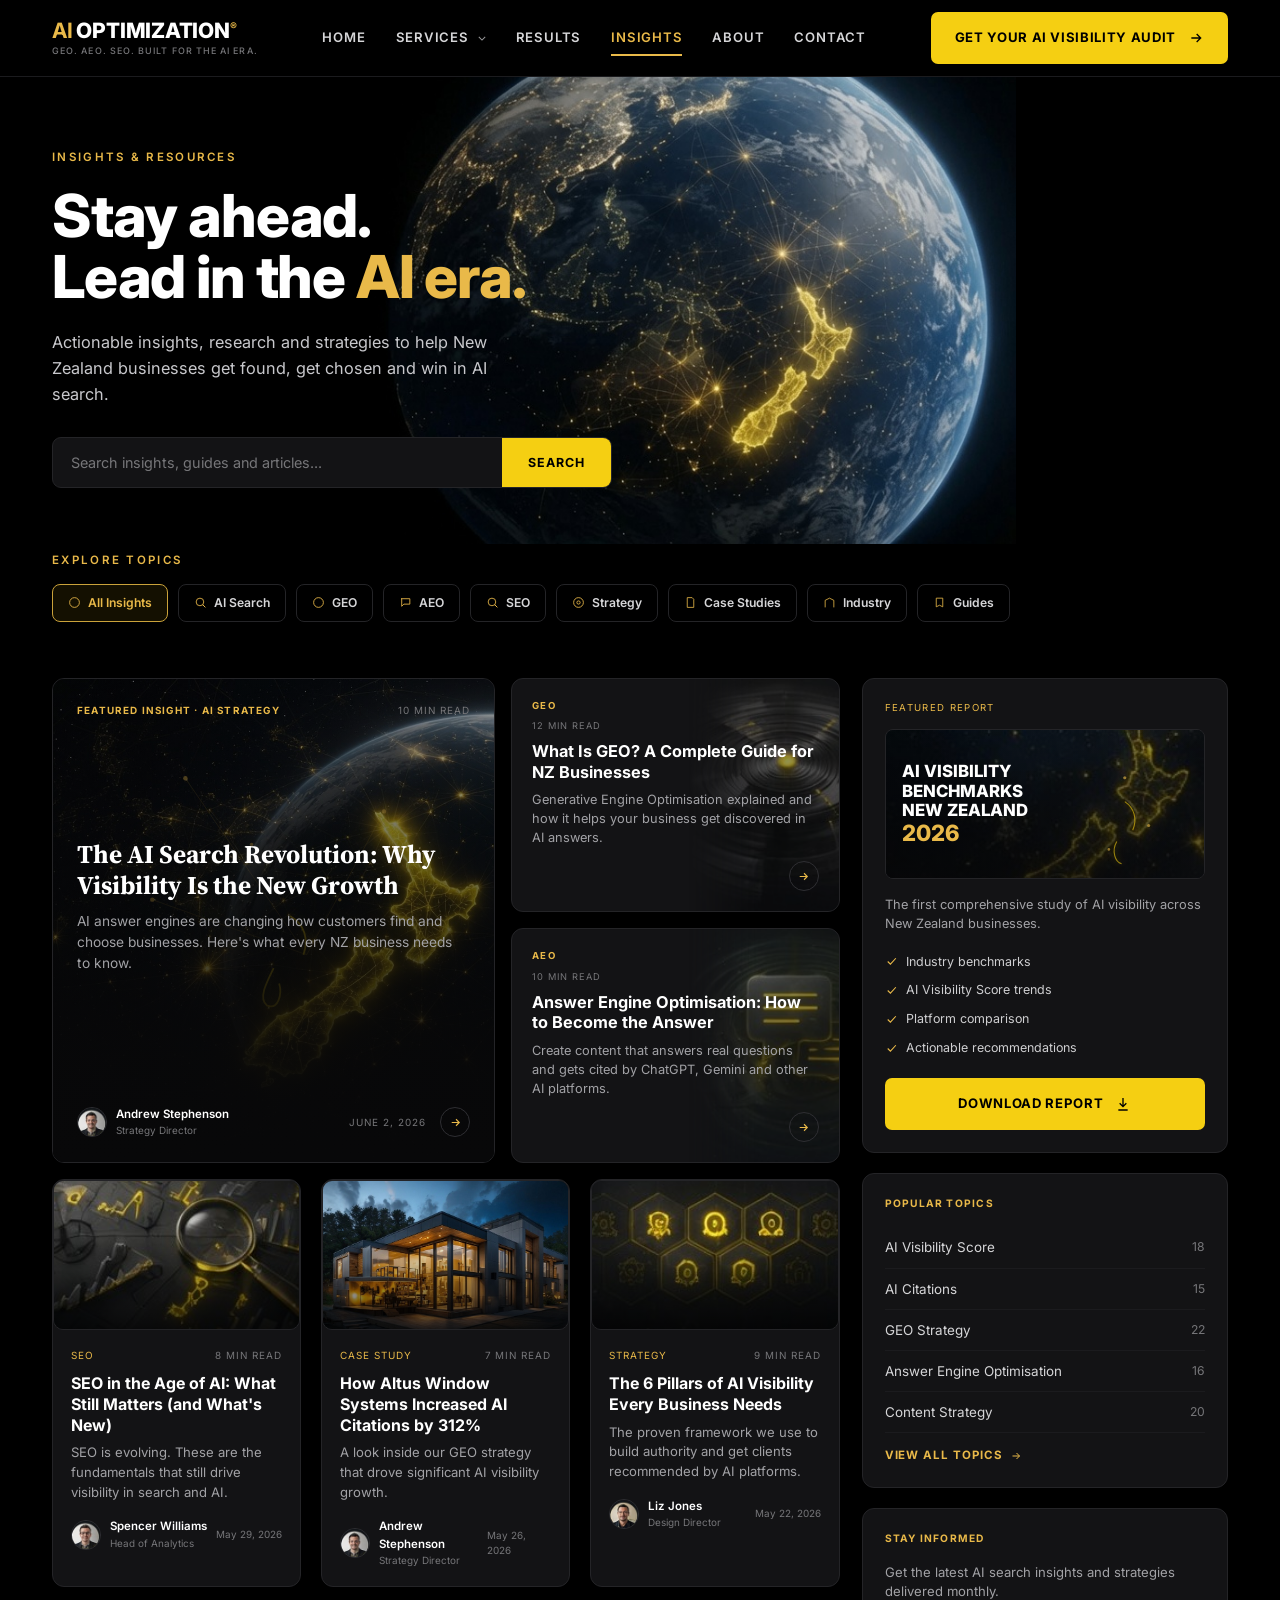
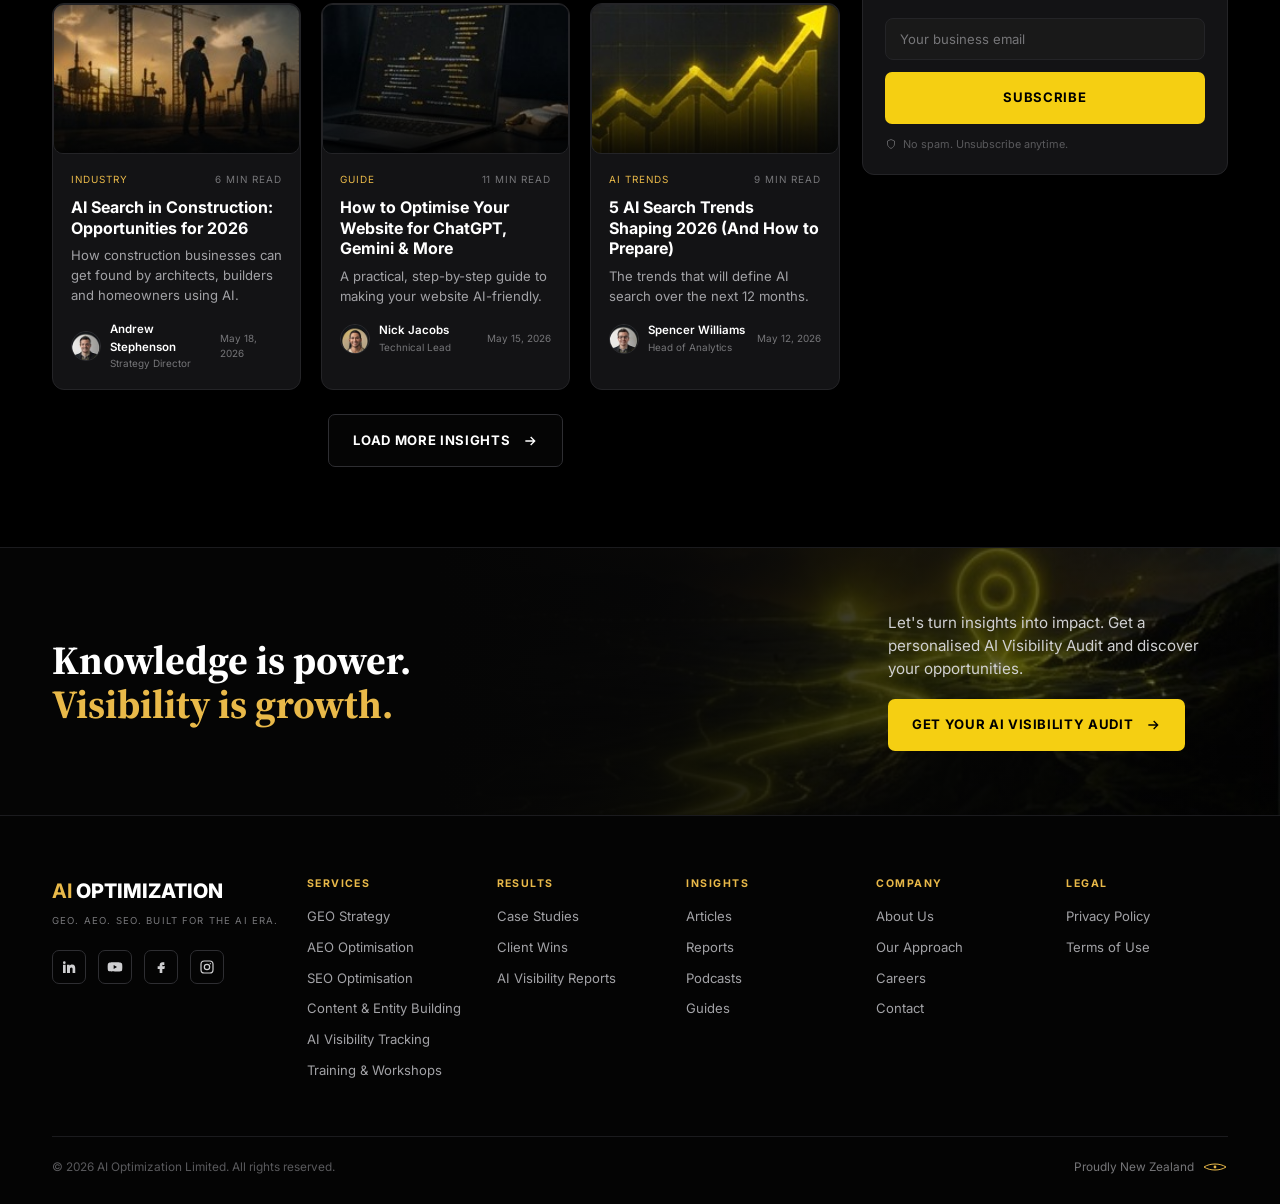
<file: insights.html>
<!DOCTYPE html>
<html lang="en">
<head>
<meta charset="UTF-8">
<meta name="viewport" content="width=device-width, initial-scale=1.0">
<title>AI Optimization — Insights | Stay Ahead. Lead in the AI Era.</title>
<meta name="description" content="Actionable insights, research and strategies to help New Zealand businesses get found, get chosen and win in AI search.">
<link rel="preconnect" href="https://fonts.googleapis.com">
<link rel="preconnect" href="https://fonts.gstatic.com" crossorigin>
<link href="https://fonts.googleapis.com/css2?family=Inter:wght@400;500;600;700;800;900&family=Source+Serif+4:opsz,wght@8..60,400;8..60,500;8..60,600&display=swap" rel="stylesheet">
<link rel="stylesheet" href="styles.css">
</head>
<body>
<header class="nav" id="nav">
  <div class="wrap nav-inner">
    <a class="brand" href="index.html">
      <span class="logo"><b>AI</b> OPTIMIZATION<sup>&reg;</sup></span>
      <span class="tag">GEO. AEO. SEO. Built for the AI era.</span>
    </a>
    <nav class="nav-links">
      <a href="index.html" class="">Home</a>
      <a href="services.html" class="">Services <svg class="caret" viewBox="0 0 10 6"><path d="M1 1l4 4 4-4" stroke="currentColor" fill="none" stroke-width="1.3"/></svg></a>
      <a href="results.html" class="">Results</a>
      <a href="insights.html" class="active">Insights</a>
      <a href="about.html" class="">About</a>
      <a href="contact.html" class="">Contact</a>
    </nav>
    <a href="contact.html" class="btn btn-primary nav-cta">Get your AI visibility audit
      <svg viewBox="0 0 24 24"><path d="M5 12h14M13 6l6 6-6 6" stroke="currentColor" fill="none" stroke-width="2"/></svg></a>
    <button class="nav-toggle" aria-label="Menu"><span></span></button>
  </div>
</header>

<section class="hero">
  <div class="hero-globe-holder" aria-hidden="true">
    <div class="globe">
      <div class="sphere"></div>
      <div class="atmos"></div>
      <svg class="net" viewBox="0 0 760 760">
        <g>
          <path class="line" d="M300,150 L447,494"/><path class="line" d="M200,320 L447,494"/>
          <path class="line" d="M430,205 L447,494"/><path class="line" d="M360,300 L447,494"/>
          <path class="line" d="M520,360 L447,494"/><path class="line" d="M240,375 L447,494"/>
          <path class="line" d="M460,330 L447,494"/><path class="line" d="M285,470 L447,494"/>
        </g>
        <g>
          <circle class="node dim tw" cx="250" cy="175" r="2.6"/><circle class="node dim tw" cx="300" cy="150" r="2"/>
          <circle class="node dim tw" cx="345" cy="200" r="2.4"/><circle class="node dim tw" cx="225" cy="255" r="2"/>
          <circle class="node dim tw" cx="285" cy="235" r="2.6"/><circle class="node dim tw" cx="330" cy="275" r="2.2"/>
          <circle class="node dim tw" cx="200" cy="320" r="2"/><circle class="node tw" cx="265" cy="300" r="2.4"/>
          <circle class="node dim tw" cx="315" cy="340" r="2"/><circle class="node tw" cx="360" cy="300" r="2.6"/>
          <circle class="node dim tw" cx="400" cy="255" r="2.2"/><circle class="node dim tw" cx="430" cy="205" r="2"/>
          <circle class="node dim tw" cx="180" cy="390" r="2"/><circle class="node tw" cx="240" cy="375" r="2.4"/>
          <circle class="node dim tw" cx="300" cy="400" r="2"/><circle class="node dim tw" cx="355" cy="380" r="2.6"/>
          <circle class="node dim tw" cx="410" cy="360" r="2.2"/><circle class="node tw" cx="460" cy="330" r="2"/>
          <circle class="node dim tw" cx="500" cy="290" r="2"/><circle class="node tw" cx="520" cy="360" r="2.4"/>
          <circle class="node dim tw" cx="285" cy="470" r="2.2"/><circle class="node dim tw" cx="340" cy="455" r="2"/>
        </g>
        <path class="nz" d="M432,432 C448,438 456,454 450,472 C445,487 452,500 468,505"/>
        <path class="nz" d="M398,516 C390,532 380,550 372,568 C366,583 382,592 400,586 C412,582 416,566 410,548"/>
        <g class="pin" transform="translate(439,478)">
          <path d="M8,0 C3.6,0 0,3.6 0,8 C0,14 8,22 8,22 C8,22 16,14 16,8 C16,3.6 12.4,0 8,0 Z"/>
          <circle cx="8" cy="8" r="3" fill="#120e00"/>
        </g>
      </svg>
    </div>
  </div>

  <div class="wrap">
    <div class="hero-grid" style="padding-bottom:56px">
      <div style="max-width:560px">
        <div class="eyebrow">Insights &amp; Resources</div>
        <h1 class="hero-title">Stay ahead.<br>Lead in the <span class="g">AI era.</span></h1>
        <p class="hero-sub" style="max-width:44ch;margin-top:20px">Actionable insights, research and strategies to help New Zealand businesses get found, get chosen and win in AI search.</p>
        <div class="search-bar">
          <input type="text" placeholder="Search insights, guides and articles..." aria-label="Search insights">
          <button>Search</button>
        </div>
      </div>
    </div>
  </div>
</section>

<!-- explore topics -->
<section class="section-tight" style="padding-top:8px">
  <div class="wrap">
    <div class="eyebrow" style="margin-bottom:14px">Explore Topics</div>
    <div class="topic-tabs">
      <span class="tab active"><svg viewBox="0 0 24 24"><circle cx="12" cy="12" r="9" stroke="currentColor" fill="none" stroke-width="1.6"/></svg> All Insights</span>
      <span class="tab"><svg viewBox="0 0 24 24"><circle cx="11" cy="11" r="7" stroke="currentColor" fill="none" stroke-width="1.6"/><path d="M16 16l5 5" stroke="currentColor" fill="none" stroke-width="1.8"/></svg> AI Search</span>
      <span class="tab"><svg viewBox="0 0 24 24"><circle cx="12" cy="12" r="9" stroke="currentColor" fill="none" stroke-width="1.6"/></svg> GEO</span>
      <span class="tab"><svg viewBox="0 0 24 24"><path d="M4 5h16v10H9l-4 4V5z" stroke="currentColor" fill="none" stroke-width="1.6"/></svg> AEO</span>
      <span class="tab"><svg viewBox="0 0 24 24"><circle cx="11" cy="11" r="7" stroke="currentColor" fill="none" stroke-width="1.6"/><path d="M16 16l5 5" stroke="currentColor" fill="none" stroke-width="1.8"/></svg> SEO</span>
      <span class="tab"><svg viewBox="0 0 24 24"><circle cx="12" cy="12" r="9" stroke="currentColor" fill="none" stroke-width="1.6"/><circle cx="12" cy="12" r="3" stroke="currentColor" fill="none" stroke-width="1.6"/></svg> Strategy</span>
      <span class="tab"><svg viewBox="0 0 24 24"><path d="M6 3h9l3 3v15H6z" stroke="currentColor" fill="none" stroke-width="1.5"/></svg> Case Studies</span>
      <span class="tab"><svg viewBox="0 0 24 24"><path d="M4 21V8l8-4 8 4v13" stroke="currentColor" fill="none" stroke-width="1.5"/></svg> Industry</span>
      <span class="tab"><svg viewBox="0 0 24 24"><path d="M6 4h12v16l-6-3-6 3z" stroke="currentColor" fill="none" stroke-width="1.5"/></svg> Guides</span>
    </div>
  </div>
</section>

<!-- main layout -->
<section style="padding-bottom:80px">
  <div class="wrap insights-layout">
    <div class="ins-main">
      <div class="ins-top">
        <!-- featured -->
        <div class="featured-card">
          <img class="fc-img" src="images/featured-globe.jpg" alt="" loading="lazy" onerror="this.remove()">
          <svg class="fc-net" viewBox="0 0 400 400"><g stroke="#caa23a" stroke-width=".6" opacity=".5"><path d="M120,90 L230,250"/><path d="M300,120 L230,250"/><path d="M90,200 L230,250"/></g><g fill="#e9b949"><circle cx="120" cy="90" r="2"/><circle cx="300" cy="120" r="2"/><circle cx="90" cy="200" r="2"/><circle cx="180" cy="150" r="1.6"/><circle cx="260" cy="200" r="1.6"/></g><path d="M215,215 C228,222 232,236 227,250" stroke="#f5cf12" stroke-width="1.6" fill="none" filter="drop-shadow(0 0 5px rgba(245,207,18,.6))"/><path d="M200,262 C193,276 186,290 194,296 C204,300 208,286 205,276" stroke="#f5cf12" stroke-width="1.6" fill="none" filter="drop-shadow(0 0 5px rgba(245,207,18,.6))"/></svg>
          <div style="display:flex;justify-content:space-between">
            <span class="fc-tag">Featured Insight · AI Strategy</span>
            <span class="fc-read">10 min read</span>
          </div>
          <div>
            <h3>The AI Search Revolution: Why Visibility Is the New Growth</h3>
            <p>AI answer engines are changing how customers find and choose businesses. Here's what every NZ business needs to know.</p>
          </div>
          <div class="fc-foot">
            <div class="author"><img class="av" src="images/avatar-andrew.png" alt=""><div><div class="nm">Andrew Stephenson</div><div class="rl">Strategy Director</div></div></div>
            <div style="display:flex;align-items:center;gap:14px"><span class="fc-read">June 2, 2026</span><span class="round-arrow"><svg viewBox="0 0 24 24"><path d="M5 12h14M13 6l6 6-6 6" stroke="currentColor" fill="none" stroke-width="2"/></svg></span></div>
          </div>
        </div>
        <!-- two stacked mid cards -->
        <div style="display:flex;flex-direction:column;gap:16px">
          <div class="mid-card">
            <img class="mc-img" src="images/geo-orb.jpg" alt="" loading="lazy" onerror="this.remove()">
            <div class="mc-tag">GEO</div><div class="mc-read">12 min read</div>
            <h4>What Is GEO? A Complete Guide for NZ Businesses</h4>
            <p>Generative Engine Optimisation explained and how it helps your business get discovered in AI answers.</p>
            <span class="round-arrow"><svg viewBox="0 0 24 24"><path d="M5 12h14M13 6l6 6-6 6" stroke="currentColor" fill="none" stroke-width="2"/></svg></span>
          </div>
          <div class="mid-card">
            <img class="mc-img" src="images/chat-aeo.jpg" alt="" loading="lazy" onerror="this.remove()">
            <div class="mc-tag">AEO</div><div class="mc-read">10 min read</div>
            <h4>Answer Engine Optimisation: How to Become the Answer</h4>
            <p>Create content that answers real questions and gets cited by ChatGPT, Gemini and other AI platforms.</p>
            <span class="round-arrow"><svg viewBox="0 0 24 24"><path d="M5 12h14M13 6l6 6-6 6" stroke="currentColor" fill="none" stroke-width="2"/></svg></span>
          </div>
        </div>
      </div>

      <!-- article row 1 -->
      <div class="grid grid-3 article-grid" style="margin-bottom:16px">
        <div class="article"><div class="ph a-photo"><img class="ph-img" src="images/article-seo.jpg" alt="SEO in the Age of AI" loading="lazy" onerror="this.remove()"></div><div class="a-body">
          <div class="a-meta"><span>SEO</span><span class="read">8 min read</span></div>
          <h4>SEO in the Age of AI: What Still Matters (and What's New)</h4>
          <p>SEO is evolving. These are the fundamentals that still drive visibility in search and AI.</p>
          <div class="a-foot"><div class="author"><img class="av" src="images/avatar-spencer.png" alt=""><div><div class="nm">Spencer Williams</div><div class="rl">Head of Analytics</div></div></div><span class="read" style="font-size:.62rem;color:var(--muted-2)">May 29, 2026</span></div>
        </div></div>
        <div class="article"><div class="ph a-photo"><img class="ph-img" src="images/article-altus.jpg" alt="Altus Window Systems case study" loading="lazy" onerror="this.remove()"></div><div class="a-body">
          <div class="a-meta"><span>Case Study</span><span class="read">7 min read</span></div>
          <h4>How Altus Window Systems Increased AI Citations by 312%</h4>
          <p>A look inside our GEO strategy that drove significant AI visibility growth.</p>
          <div class="a-foot"><div class="author"><img class="av" src="images/avatar-andrew.png" alt=""><div><div class="nm">Andrew Stephenson</div><div class="rl">Strategy Director</div></div></div><span class="read" style="font-size:.62rem;color:var(--muted-2)">May 26, 2026</span></div>
        </div></div>
        <div class="article"><div class="ph a-photo"><img class="ph-img" src="images/article-6-pillars.jpg" alt="The 6 Pillars of AI Visibility" loading="lazy" onerror="this.remove()"></div><div class="a-body">
          <div class="a-meta"><span>Strategy</span><span class="read">9 min read</span></div>
          <h4>The 6 Pillars of AI Visibility Every Business Needs</h4>
          <p>The proven framework we use to build authority and get clients recommended by AI platforms.</p>
          <div class="a-foot"><div class="author"><img class="av" src="images/avatar-liz.png" alt=""><div><div class="nm">Liz Jones</div><div class="rl">Design Director</div></div></div><span class="read" style="font-size:.62rem;color:var(--muted-2)">May 22, 2026</span></div>
        </div></div>
      </div>

      <!-- article row 2 -->
      <div class="grid grid-3 article-grid">
        <div class="article"><div class="ph a-photo"><img class="ph-img" src="images/article-construction.jpg" alt="AI Search in Construction" loading="lazy" onerror="this.remove()"></div><div class="a-body">
          <div class="a-meta"><span>Industry</span><span class="read">6 min read</span></div>
          <h4>AI Search in Construction: Opportunities for 2026</h4>
          <p>How construction businesses can get found by architects, builders and homeowners using AI.</p>
          <div class="a-foot"><div class="author"><img class="av" src="images/avatar-andrew.png" alt=""><div><div class="nm">Andrew Stephenson</div><div class="rl">Strategy Director</div></div></div><span class="read" style="font-size:.62rem;color:var(--muted-2)">May 18, 2026</span></div>
        </div></div>
        <div class="article"><div class="ph a-photo"><img class="ph-img" src="images/article-optimise-website.jpg" alt="Optimise your website for AI" loading="lazy" onerror="this.remove()"></div><div class="a-body">
          <div class="a-meta"><span>Guide</span><span class="read">11 min read</span></div>
          <h4>How to Optimise Your Website for ChatGPT, Gemini &amp; More</h4>
          <p>A practical, step-by-step guide to making your website AI-friendly.</p>
          <div class="a-foot"><div class="author"><img class="av" src="images/avatar-nick.png" alt=""><div><div class="nm">Nick Jacobs</div><div class="rl">Technical Lead</div></div></div><span class="read" style="font-size:.62rem;color:var(--muted-2)">May 15, 2026</span></div>
        </div></div>
        <div class="article"><div class="ph a-photo"><img class="ph-img" src="images/article-trends-2026.jpg" alt="5 AI Search Trends Shaping 2026" loading="lazy" onerror="this.remove()"></div><div class="a-body">
          <div class="a-meta"><span>AI Trends</span><span class="read">9 min read</span></div>
          <h4>5 AI Search Trends Shaping 2026 (And How to Prepare)</h4>
          <p>The trends that will define AI search over the next 12 months.</p>
          <div class="a-foot"><div class="author"><img class="av" src="images/avatar-spencer.png" alt=""><div><div class="nm">Spencer Williams</div><div class="rl">Head of Analytics</div></div></div><span class="read" style="font-size:.62rem;color:var(--muted-2)">May 12, 2026</span></div>
        </div></div>
      </div>

      <div class="load-more">
        <a href="#" class="btn btn-ghost">Load more insights
          <svg viewBox="0 0 24 24"><path d="M5 12h14M13 6l6 6-6 6" stroke="currentColor" fill="none" stroke-width="2"/></svg></a>
      </div>
    </div>

    <!-- sidebar -->
    <aside class="ins-side">
      <div class="report-card">
        <div class="rc-eye">Featured Report</div>
        <div class="rc-cover">
          <img class="rc-img" src="images/report-nz.jpg" alt="" loading="lazy" onerror="this.remove()">
          <svg class="fc-net" viewBox="0 0 400 200"><g fill="#e9b949"><circle cx="300" cy="60" r="2"/><circle cx="330" cy="120" r="2"/><circle cx="280" cy="150" r="1.6"/></g><path d="M300,90 C312,98 316,112 310,126 M290,140 C283,152 288,166 296,168" stroke="#f5cf12" stroke-width="1.4" fill="none" filter="drop-shadow(0 0 5px rgba(245,207,18,.6))"/></svg>
          <h4>AI VISIBILITY<br>BENCHMARKS<br>NEW ZEALAND <span>2026</span></h4>
        </div>
        <p>The first comprehensive study of AI visibility across New Zealand businesses.</p>
        <ul>
          <li><svg viewBox="0 0 24 24"><path d="M5 12l5 5L20 6" stroke="currentColor" fill="none" stroke-width="2"/></svg> Industry benchmarks</li>
          <li><svg viewBox="0 0 24 24"><path d="M5 12l5 5L20 6" stroke="currentColor" fill="none" stroke-width="2"/></svg> AI Visibility Score trends</li>
          <li><svg viewBox="0 0 24 24"><path d="M5 12l5 5L20 6" stroke="currentColor" fill="none" stroke-width="2"/></svg> Platform comparison</li>
          <li><svg viewBox="0 0 24 24"><path d="M5 12l5 5L20 6" stroke="currentColor" fill="none" stroke-width="2"/></svg> Actionable recommendations</li>
        </ul>
        <a href="#" class="btn btn-primary">Download report
          <svg viewBox="0 0 24 24"><path d="M12 3v12M7 11l5 5 5-5M5 21h14" stroke="currentColor" fill="none" stroke-width="2"/></svg></a>
      </div>

      <div class="side-card">
        <h5>Popular Topics</h5>
        <div class="pop-row"><span>AI Visibility Score</span><span>18</span></div>
        <div class="pop-row"><span>AI Citations</span><span>15</span></div>
        <div class="pop-row"><span>GEO Strategy</span><span>22</span></div>
        <div class="pop-row"><span>Answer Engine Optimisation</span><span>16</span></div>
        <div class="pop-row"><span>Content Strategy</span><span>20</span></div>
        <a href="#" style="display:inline-flex;gap:8px;align-items:center;margin-top:14px;font-size:.72rem;font-weight:700;letter-spacing:.08em;text-transform:uppercase;color:var(--gold-2)">View all topics <svg viewBox="0 0 24 24" width="12"><path d="M5 12h14M13 6l6 6-6 6" stroke="currentColor" fill="none" stroke-width="2"/></svg></a>
      </div>

      <div class="side-card subscribe">
        <h5>Stay Informed</h5>
        <p style="color:var(--muted);font-size:.82rem;line-height:1.5;margin-bottom:16px">Get the latest AI search insights and strategies delivered monthly.</p>
        <input type="email" placeholder="Your business email" aria-label="Your business email">
        <a href="#" class="btn btn-primary">Subscribe</a>
        <div class="note"><svg viewBox="0 0 24 24" width="12" style="color:var(--muted-2)"><path d="M12 3l7 3v6c0 4-3 7-7 9-4-2-7-5-7-9V6z" stroke="currentColor" fill="none" stroke-width="1.5"/></svg> No spam. Unsubscribe anytime.</div>
      </div>
    </aside>
  </div>
</section>

<!-- CTA band -->
<section class="cta-band">
  <div class="scene" aria-hidden="true">
    <svg width="100%" height="100%" viewBox="0 0 1200 320" preserveAspectRatio="xMidYMid slice">
      <defs><linearGradient id="sky5" x1="0" y1="0" x2="0" y2="1"><stop offset="0" stop-color="#0a0a0b"/><stop offset="1" stop-color="#050505"/></linearGradient>
      <radialGradient id="glow5" cx="0.72" cy="0.9" r="0.5"><stop offset="0" stop-color="rgba(245,207,18,.35)"/><stop offset="1" stop-color="transparent"/></radialGradient></defs>
      <rect width="1200" height="320" fill="url(#sky5)"/><rect width="1200" height="320" fill="url(#glow5)"/>
      <path d="M0,240 L180,180 L340,220 L520,150 L700,210 L900,140 L1080,200 L1200,170 L1200,320 L0,320Z" fill="#0c0c0d"/>
      <path d="M580,300 C720,250 760,210 900,160 C1000,125 1060,120 1140,95" stroke="rgba(245,207,18,.85)" stroke-width="3" fill="none" filter="drop-shadow(0 0 8px rgba(245,207,18,.7))"/>
      <g transform="translate(1128,58)" fill="#f5cf12" filter="drop-shadow(0 0 10px rgba(245,207,18,.8))"><path d="M14,0 C6.3,0 0,6.3 0,14 C0,25 14,40 14,40 C14,40 28,25 28,14 C28,6.3 21.7,0 14,0 Z"/><circle cx="14" cy="14" r="5.5" fill="#0a0a0a"/></g>
    </svg>
  </div>
  <div class="wrap">
    <h2 class="cta-head serif">Knowledge is power.<span class="l2">Visibility is growth.</span></h2>
    <div class="cta-mid">
      <p>Let's turn insights into impact. Get a personalised AI Visibility Audit and discover your opportunities.</p>
      <a href="contact.html" class="btn btn-primary">Get your AI visibility audit
        <svg viewBox="0 0 24 24"><path d="M5 12h14M13 6l6 6-6 6" stroke="currentColor" fill="none" stroke-width="2"/></svg></a>
    </div>
  </div>
</section>

<footer class="footer">
  <div class="wrap">
    <div class="footer-top">
      <div class="f-brand">
        <div class="logo"><b>AI</b> OPTIMIZATION</div>
        <div class="tag">GEO. AEO. SEO. Built for the AI era.</div>
        <div class="socials">
          <a href="#" aria-label="LinkedIn"><svg viewBox="0 0 24 24" fill="currentColor"><path d="M4.98 3.5a2 2 0 11-.02 4 2 2 0 01.02-4zM3 8.5h4V21H3zM9 8.5h3.8v1.7h.05c.53-1 1.83-2 3.77-2 4 0 4.75 2.6 4.75 6V21h-4v-5.3c0-1.3 0-3-1.8-3s-2.1 1.4-2.1 2.9V21H9z"/></svg></a>
          <a href="#" aria-label="YouTube"><svg viewBox="0 0 24 24" fill="currentColor"><path d="M23 12s0-3.2-.4-4.7a2.5 2.5 0 00-1.8-1.8C19.3 5 12 5 12 5s-7.3 0-8.8.5A2.5 2.5 0 001.4 7.3C1 8.8 1 12 1 12s0 3.2.4 4.7a2.5 2.5 0 001.8 1.8C4.7 19 12 19 12 19s7.3 0 8.8-.5a2.5 2.5 0 001.8-1.8C23 15.2 23 12 23 12zM10 15V9l5 3z"/></svg></a>
          <a href="#" aria-label="Facebook"><svg viewBox="0 0 24 24" fill="currentColor"><path d="M14 9h3V5h-3c-2.2 0-4 1.8-4 4v2H7v4h3v6h4v-6h3l1-4h-4V9c0-.6.4-1 1-1z"/></svg></a>
          <a href="#" aria-label="Instagram"><svg viewBox="0 0 24 24" fill="none" stroke="currentColor" stroke-width="1.8"><rect x="3" y="3" width="18" height="18" rx="5"/><circle cx="12" cy="12" r="4"/><circle cx="17" cy="7" r="1" fill="currentColor" stroke="none"/></svg></a>
        </div>
      </div>
      <div class="f-col"><h5>Services</h5><a href="services.html">GEO Strategy</a><a href="services.html">AEO Optimisation</a><a href="services.html">SEO Optimisation</a><a href="services.html">Content &amp; Entity Building</a><a href="services.html">AI Visibility Tracking</a><a href="services.html">Training &amp; Workshops</a></div>
      <div class="f-col"><h5>Results</h5><a href="results.html">Case Studies</a><a href="results.html">Client Wins</a><a href="results.html">AI Visibility Reports</a></div>
      <div class="f-col"><h5>Insights</h5><a href="insights.html">Articles</a><a href="insights.html">Reports</a><a href="insights.html">Podcasts</a><a href="insights.html">Guides</a></div>
      <div class="f-col"><h5>Company</h5><a href="about.html">About Us</a><a href="about.html">Our Approach</a><a href="contact.html">Careers</a><a href="contact.html">Contact</a></div>
      <div class="f-col"><h5>Legal</h5><a href="#">Privacy Policy</a><a href="#">Terms of Use</a></div>
    </div>
    <div class="footer-bottom">
      <span>&copy; 2026 AI Optimization Limited. All rights reserved.</span>
      <span class="nz">Proudly New Zealand
        <svg viewBox="0 0 26 14" fill="none"><path d="M2 7c6-4 16-4 22 0-6 4-16 4-22 0z" stroke="var(--gold-2)" stroke-width="1"/><circle cx="13" cy="7" r="1.4" fill="var(--gold-2)"/></svg>
      </span>
    </div>
  </div>
</footer>
<script src="script.js"></script>
</body>
</html>
</file>
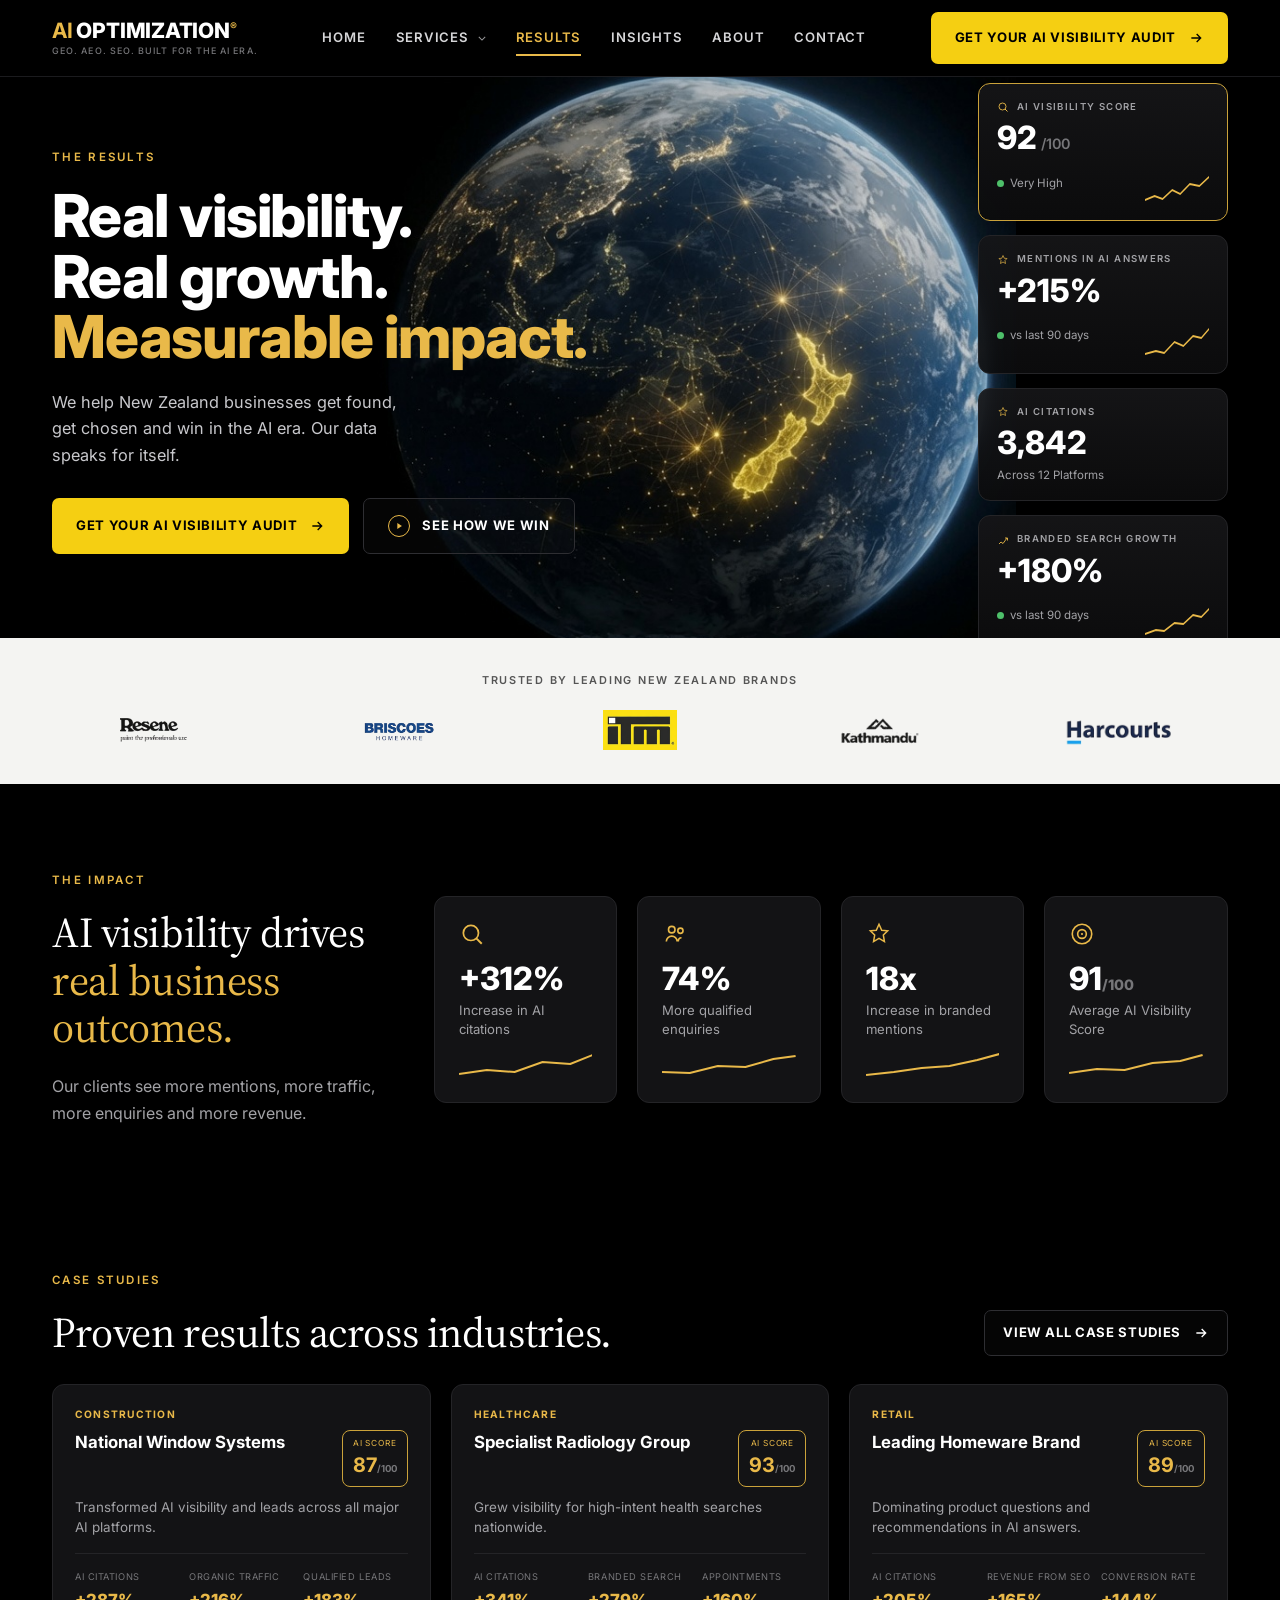
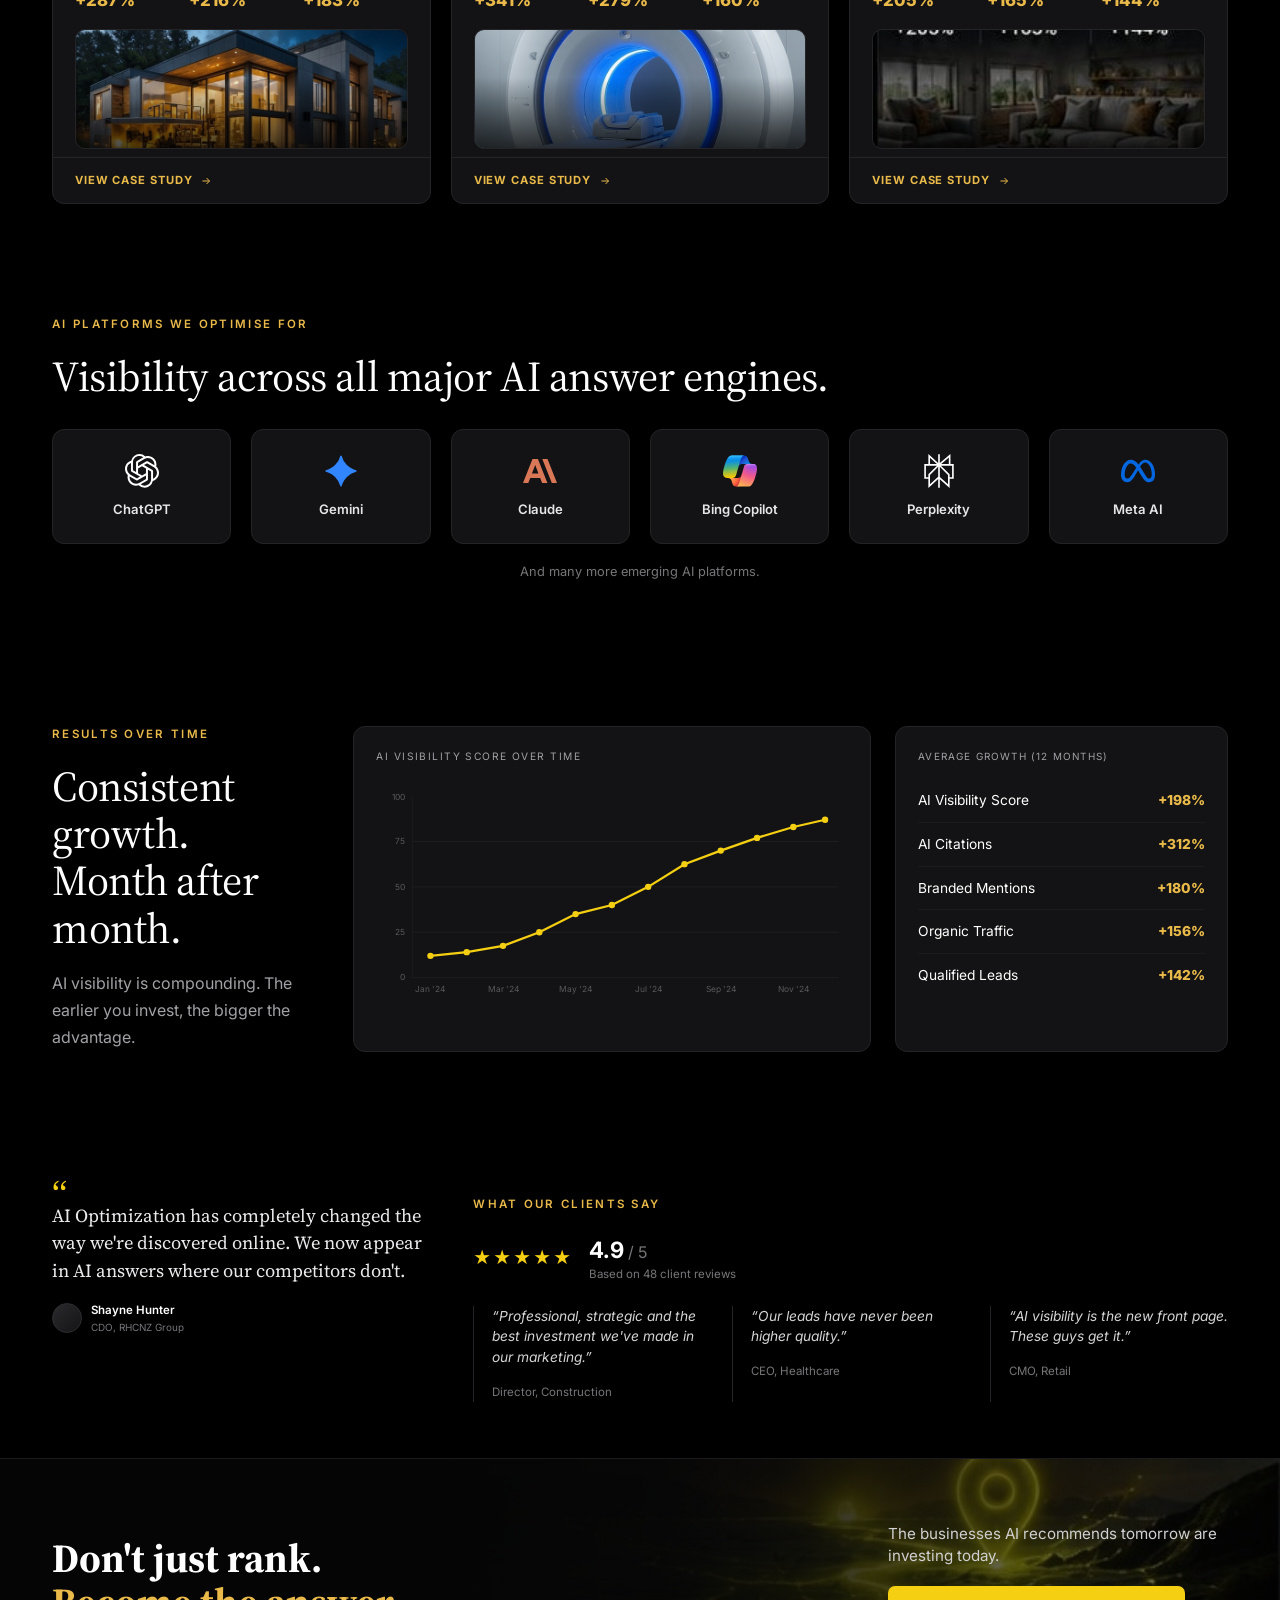
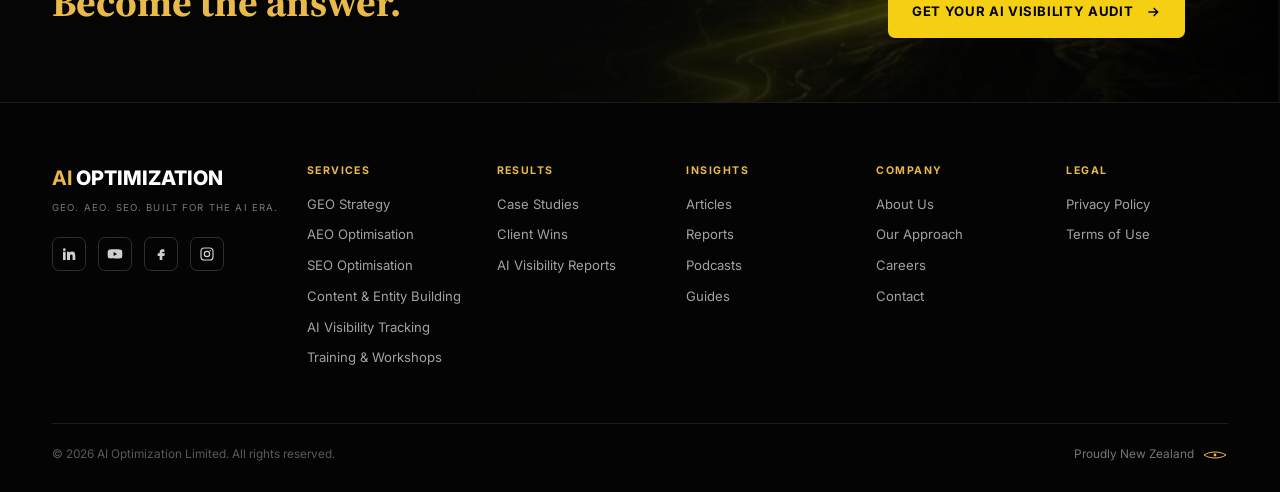
<file: results.html>
<!DOCTYPE html>
<html lang="en">
<head>
<meta charset="UTF-8">
<meta name="viewport" content="width=device-width, initial-scale=1.0">
<title>AI Optimization — Results | Real Visibility. Real Growth.</title>
<meta name="description" content="Case studies and measurable AI visibility results for New Zealand businesses: AI citations, branded mentions, qualified leads and AI Visibility Score growth.">
<link rel="preconnect" href="https://fonts.googleapis.com">
<link rel="preconnect" href="https://fonts.gstatic.com" crossorigin>
<link href="https://fonts.googleapis.com/css2?family=Inter:wght@400;500;600;700;800;900&family=Source+Serif+4:opsz,wght@8..60,400;8..60,500;8..60,600&display=swap" rel="stylesheet">
<link rel="stylesheet" href="styles.css">
</head>
<body>
<header class="nav" id="nav">
  <div class="wrap nav-inner">
    <a class="brand" href="index.html">
      <span class="logo"><b>AI</b> OPTIMIZATION<sup>&reg;</sup></span>
      <span class="tag">GEO. AEO. SEO. Built for the AI era.</span>
    </a>
    <nav class="nav-links">
      <a href="index.html" class="">Home</a>
      <a href="services.html" class="">Services <svg class="caret" viewBox="0 0 10 6"><path d="M1 1l4 4 4-4" stroke="currentColor" fill="none" stroke-width="1.3"/></svg></a>
      <a href="results.html" class="active">Results</a>
      <a href="insights.html" class="">Insights</a>
      <a href="about.html" class="">About</a>
      <a href="contact.html" class="">Contact</a>
    </nav>
    <a href="contact.html" class="btn btn-primary nav-cta">Get your AI visibility audit
      <svg viewBox="0 0 24 24"><path d="M5 12h14M13 6l6 6-6 6" stroke="currentColor" fill="none" stroke-width="2"/></svg></a>
    <button class="nav-toggle" aria-label="Menu"><span></span></button>
  </div>
</header>

<section class="hero">
  <div class="hero-globe-holder" aria-hidden="true">
    <div class="globe">
      <div class="sphere"></div>
      <div class="atmos"></div>
      <svg class="net" viewBox="0 0 760 760">
        <g>
          <path class="line" d="M300,150 L447,494"/><path class="line" d="M200,320 L447,494"/>
          <path class="line" d="M430,205 L447,494"/><path class="line" d="M360,300 L447,494"/>
          <path class="line" d="M520,360 L447,494"/><path class="line" d="M240,375 L447,494"/>
          <path class="line" d="M460,330 L447,494"/><path class="line" d="M285,470 L447,494"/>
        </g>
        <g>
          <circle class="node dim tw" cx="250" cy="175" r="2.6"/><circle class="node dim tw" cx="300" cy="150" r="2"/>
          <circle class="node dim tw" cx="345" cy="200" r="2.4"/><circle class="node dim tw" cx="225" cy="255" r="2"/>
          <circle class="node dim tw" cx="285" cy="235" r="2.6"/><circle class="node dim tw" cx="330" cy="275" r="2.2"/>
          <circle class="node dim tw" cx="200" cy="320" r="2"/><circle class="node tw" cx="265" cy="300" r="2.4"/>
          <circle class="node dim tw" cx="315" cy="340" r="2"/><circle class="node tw" cx="360" cy="300" r="2.6"/>
          <circle class="node dim tw" cx="400" cy="255" r="2.2"/><circle class="node dim tw" cx="430" cy="205" r="2"/>
          <circle class="node dim tw" cx="180" cy="390" r="2"/><circle class="node tw" cx="240" cy="375" r="2.4"/>
          <circle class="node dim tw" cx="300" cy="400" r="2"/><circle class="node dim tw" cx="355" cy="380" r="2.6"/>
          <circle class="node dim tw" cx="410" cy="360" r="2.2"/><circle class="node tw" cx="460" cy="330" r="2"/>
          <circle class="node dim tw" cx="500" cy="290" r="2"/><circle class="node tw" cx="520" cy="360" r="2.4"/>
          <circle class="node dim tw" cx="285" cy="470" r="2.2"/><circle class="node dim tw" cx="340" cy="455" r="2"/>
        </g>
        <path class="nz" d="M432,432 C448,438 456,454 450,472 C445,487 452,500 468,505"/>
        <path class="nz" d="M398,516 C390,532 380,550 372,568 C366,583 382,592 400,586 C412,582 416,566 410,548"/>
        <g class="pin" transform="translate(439,478)">
          <path d="M8,0 C3.6,0 0,3.6 0,8 C0,14 8,22 8,22 C8,22 16,14 16,8 C16,3.6 12.4,0 8,0 Z"/>
          <circle cx="8" cy="8" r="3" fill="#120e00"/>
        </g>
      </svg>
    </div>
  </div>

  <div class="wrap">
    <div class="hero-grid">
      <div style="max-width:560px">
        <div class="eyebrow">The Results</div>
        <h1 class="hero-title">Real visibility.<br>Real growth.<br><span class="g">Measurable impact.</span></h1>
        <p class="hero-sub" style="max-width:36ch;margin-top:20px">We help New Zealand businesses get found, get chosen and win in the AI era. Our data speaks for itself.</p>
        <div class="hero-actions">
          <a href="contact.html" class="btn btn-primary">Get your AI visibility audit
            <svg viewBox="0 0 24 24"><path d="M5 12h14M13 6l6 6-6 6" stroke="currentColor" fill="none" stroke-width="2"/></svg></a>
          <a href="#cases" class="btn btn-ghost"><span class="circ"><svg viewBox="0 0 24 24"><path d="M8 5v14l11-7z" fill="currentColor"/></svg></span> See how we win</a>
        </div>
      </div>
      <div class="stat-stack" style="position:absolute;right:0;top:6px;width:250px">
        <div class="stat-card hl">
          <div class="sc-head"><svg viewBox="0 0 24 24"><circle cx="11" cy="11" r="7" stroke="currentColor" fill="none" stroke-width="1.8"/><path d="M16 16l5 5" stroke="currentColor" fill="none" stroke-width="2"/></svg> AI Visibility Score</div>
          <div class="sc-val pos">92 <small>/100</small></div>
          <div class="sc-sub"><span class="dot"></span> Very High
            <svg class="spark" viewBox="0 0 200 30" preserveAspectRatio="none" style="margin-left:auto;width:64px"><path d="M0,26 L30,22 L55,25 L85,16 L110,20 L140,10 L170,12 L200,3"/></svg></div>
        </div>
        <div class="stat-card">
          <div class="sc-head"><svg viewBox="0 0 24 24"><path d="M12 3l2.5 5.5L20 9l-4 4 1 6-5-3-5 3 1-6-4-4 5.5-.5z" stroke="currentColor" fill="none" stroke-width="1.4"/></svg> Mentions in AI answers</div>
          <div class="sc-val pos">+215%</div>
          <div class="sc-sub"><span class="dot"></span> vs last 90 days
            <svg class="spark" viewBox="0 0 200 30" preserveAspectRatio="none" style="margin-left:auto;width:64px"><path d="M0,27 L34,24 L60,26 L92,15 L120,19 L150,9 L176,11 L200,2"/></svg></div>
        </div>
        <div class="stat-card">
          <div class="sc-head"><svg viewBox="0 0 24 24"><path d="M12 3l2.5 5.5L20 9l-4 4 1 6-5-3-5 3 1-6-4-4 5.5-.5z" stroke="currentColor" fill="none" stroke-width="1.4"/></svg> AI Citations</div>
          <div class="sc-val pos">3,842</div>
          <div class="sc-sub">Across 12 Platforms</div>
        </div>
        <div class="stat-card">
          <div class="sc-head"><svg viewBox="0 0 24 24"><path d="M4 20l4-4 4 3 8-11" stroke="currentColor" fill="none" stroke-width="1.8"/><path d="M16 8h5v5" stroke="currentColor" fill="none" stroke-width="1.8"/></svg> Branded Search Growth</div>
          <div class="sc-val pos">+180%</div>
          <div class="sc-sub"><span class="dot"></span> vs last 90 days
            <svg class="spark" viewBox="0 0 200 30" preserveAspectRatio="none" style="margin-left:auto;width:64px"><path d="M0,27 L34,23 L60,24 L92,16 L120,17 L150,8 L176,10 L200,2"/></svg></div>
        </div>
      </div>
    </div>
  </div>
</section>

<!-- trust bar -->
<section class="trust">
  <div class="wrap">
    <div class="t-label">Trusted by leading New Zealand brands</div>
    <div class="logos">
      <div class="lg"><img src="images/logo-resene.png" alt="Resene"></div>
      <div class="lg"><img src="images/logo-briscoes.png" alt="Briscoes Homeware"></div>
      <div class="lg"><img src="images/logo-itm.png" alt="ITM" class="itm"></div>
      <div class="lg"><img src="images/logo-kathmandu.png" alt="Kathmandu"></div>
      <div class="lg"><img src="images/logo-harcourts.png" alt="Harcourts"></div>
    </div>
  </div>
</section>

<!-- the impact -->
<section class="section">
  <div class="wrap" style="display:grid;grid-template-columns:.85fr 2fr;gap:44px;align-items:center">
    <div>
      <div class="eyebrow">The Impact</div>
      <h2 class="h-serif">AI visibility drives <span class="l2">real business outcomes.</span></h2>
      <p class="lead" style="margin-top:22px">Our clients see more mentions, more traffic, more enquiries and more revenue.</p>
    </div>
    <div class="grid grid-4">
      <div class="metric"><div class="m-ico"><svg viewBox="0 0 24 24"><circle cx="11" cy="11" r="7" stroke="currentColor" fill="none" stroke-width="1.6"/><path d="M16 16l5 5" stroke="currentColor" fill="none" stroke-width="1.8"/></svg></div><div class="m-val">+312%</div><div class="m-lab">Increase in AI citations</div><svg class="mini-spark" viewBox="0 0 120 26" preserveAspectRatio="none"><path d="M0,22 L25,18 L50,20 L75,10 L100,12 L120,3"/></svg></div>
      <div class="metric"><div class="m-ico"><svg viewBox="0 0 24 24"><circle cx="9" cy="8" r="3" stroke="currentColor" fill="none" stroke-width="1.5"/><circle cx="17" cy="9" r="2.4" stroke="currentColor" fill="none" stroke-width="1.5"/><path d="M4 19c0-3 2.5-5 5-5s5 2 5 5M15 19c0-2 1-3.5 3-3.5" stroke="currentColor" fill="none" stroke-width="1.5"/></svg></div><div class="m-val">74%</div><div class="m-lab">More qualified enquiries</div><svg class="mini-spark" viewBox="0 0 120 26" preserveAspectRatio="none"><path d="M0,20 L25,21 L50,14 L75,15 L100,7 L120,4"/></svg></div>
      <div class="metric"><div class="m-ico"><svg viewBox="0 0 24 24"><path d="M12 3l2.5 5.5L20 9l-4 4 1 6-5-3-5 3 1-6-4-4 5.5-.5z" stroke="currentColor" fill="none" stroke-width="1.4"/></svg></div><div class="m-val">18x</div><div class="m-lab">Increase in branded mentions</div><svg class="mini-spark" viewBox="0 0 120 26" preserveAspectRatio="none"><path d="M0,23 L25,20 L50,16 L75,14 L100,8 L120,2"/></svg></div>
      <div class="metric"><div class="m-ico"><svg viewBox="0 0 24 24"><circle cx="12" cy="12" r="9" stroke="currentColor" fill="none" stroke-width="1.5"/><circle cx="12" cy="12" r="4" stroke="currentColor" fill="none" stroke-width="1.5"/><circle cx="12" cy="12" r="1" fill="currentColor"/></svg></div><div class="m-val">91<span style="font-size:.9rem;color:var(--muted-2)">/100</span></div><div class="m-lab">Average AI Visibility Score</div><svg class="mini-spark" viewBox="0 0 120 26" preserveAspectRatio="none"><path d="M0,21 L25,17 L50,18 L75,11 L100,9 L120,3"/></svg></div>
    </div>
  </div>
</section>

<!-- case studies -->
<section class="section-tight" id="cases">
  <div class="wrap">
    <div style="display:flex;justify-content:space-between;align-items:flex-end;margin-bottom:28px;flex-wrap:wrap;gap:16px">
      <div>
        <div class="eyebrow">Case Studies</div>
        <h2 class="h-serif">Proven results across industries.</h2>
      </div>
      <a href="#" class="btn btn-ghost" style="padding:12px 18px">View all case studies
        <svg viewBox="0 0 24 24"><path d="M5 12h14M13 6l6 6-6 6" stroke="currentColor" fill="none" stroke-width="2"/></svg></a>
    </div>
    <div class="grid grid-3 case-grid">
      <div class="case">
        <div class="c-body">
          <div class="c-tag">Construction</div>
          <div class="c-top"><h4>National Window Systems</h4><div class="c-score"><small>AI Score</small><b>87<span>/100</span></b></div></div>
          <p class="c-desc">Transformed AI visibility and leads across all major AI platforms.</p>
          <div class="c-stats">
            <div class="cs"><small>AI Citations</small><b>+287%</b></div>
            <div class="cs"><small>Organic Traffic</small><b>+216%</b></div>
            <div class="cs"><small>Qualified Leads</small><b>+183%</b></div>
          </div>
          <div class="ph c-photo"><img class="ph-img" src="images/case-construction.jpg" alt="National Window Systems" loading="lazy" onerror="this.remove()"></div>
        </div>
        <div class="c-foot">View case study <svg viewBox="0 0 24 24" width="12"><path d="M5 12h14M13 6l6 6-6 6" stroke="currentColor" fill="none" stroke-width="2"/></svg></div>
      </div>
      <div class="case">
        <div class="c-body">
          <div class="c-tag">Healthcare</div>
          <div class="c-top"><h4>Specialist Radiology Group</h4><div class="c-score"><small>AI Score</small><b>93<span>/100</span></b></div></div>
          <p class="c-desc">Grew visibility for high-intent health searches nationwide.</p>
          <div class="c-stats">
            <div class="cs"><small>AI Citations</small><b>+341%</b></div>
            <div class="cs"><small>Branded Search</small><b>+279%</b></div>
            <div class="cs"><small>Appointments</small><b>+160%</b></div>
          </div>
          <div class="ph c-photo"><img class="ph-img" src="images/case-healthcare.jpg" alt="Specialist Radiology Group" loading="lazy" onerror="this.remove()"></div>
        </div>
        <div class="c-foot">View case study <svg viewBox="0 0 24 24" width="12"><path d="M5 12h14M13 6l6 6-6 6" stroke="currentColor" fill="none" stroke-width="2"/></svg></div>
      </div>
      <div class="case">
        <div class="c-body">
          <div class="c-tag">Retail</div>
          <div class="c-top"><h4>Leading Homeware Brand</h4><div class="c-score"><small>AI Score</small><b>89<span>/100</span></b></div></div>
          <p class="c-desc">Dominating product questions and recommendations in AI answers.</p>
          <div class="c-stats">
            <div class="cs"><small>AI Citations</small><b>+205%</b></div>
            <div class="cs"><small>Revenue from SEO</small><b>+165%</b></div>
            <div class="cs"><small>Conversion Rate</small><b>+144%</b></div>
          </div>
          <div class="ph c-photo"><img class="ph-img" src="images/case-retail.jpg" alt="Leading Homeware Brand" loading="lazy" onerror="this.remove()"></div>
        </div>
        <div class="c-foot">View case study <svg viewBox="0 0 24 24" width="12"><path d="M5 12h14M13 6l6 6-6 6" stroke="currentColor" fill="none" stroke-width="2"/></svg></div>
      </div>
    </div>
  </div>
</section>

<!-- platforms -->
<section class="section-tight">
  <div class="wrap">
    <div class="eyebrow">AI Platforms We Optimise For</div>
    <h2 class="h-serif" style="margin-bottom:28px">Visibility across all major AI answer engines.</h2>
    <div class="grid grid-6">
      <div class="platform"><div class="pf-mark"><svg viewBox="0 0 24 24"><path fill="#fff" d="M9.205 8.658v-2.26c0-.19.072-.333.238-.428l4.543-2.616c.619-.357 1.356-.523 2.117-.523 2.854 0 4.662 2.212 4.662 4.566 0 .167 0 .357-.024.547l-4.71-2.759a.797.797 0 00-.856 0l-5.97 3.473zm10.609 8.8V12.06c0-.333-.143-.57-.429-.737l-5.97-3.473 1.95-1.118a.433.433 0 01.476 0l4.543 2.617c1.309.76 2.189 2.378 2.189 3.948 0 1.808-1.07 3.473-2.76 4.163zM7.802 12.703l-1.95-1.142c-.167-.095-.239-.238-.239-.428V5.899c0-2.545 1.95-4.472 4.591-4.472 1 0 1.927.333 2.712.928L8.23 5.067c-.285.166-.428.404-.428.737v6.898zM12 15.128l-2.795-1.57v-3.33L12 8.658l2.795 1.57v3.33L12 15.128zm1.796 7.23c-1 0-1.927-.332-2.712-.927l4.686-2.712c.285-.166.428-.404.428-.737v-6.898l1.974 1.142c.167.095.238.238.238.428v5.233c0 2.545-1.974 4.472-4.614 4.472zm-5.637-5.303l-4.544-2.617c-1.308-.761-2.188-2.378-2.188-3.948A4.482 4.482 0 014.21 6.327v5.423c0 .333.143.571.428.738l5.947 3.449-1.95 1.118a.432.432 0 01-.476 0zm-.262 3.9c-2.688 0-4.662-2.021-4.662-4.519 0-.19.024-.38.047-.57l4.686 2.71c.286.167.571.167.856 0l5.97-3.448v2.26c0 .19-.07.333-.237.428l-4.543 2.616c-.619.357-1.356.523-2.117.523zm5.899 2.83a5.947 5.947 0 005.827-4.756C22.287 18.339 24 15.84 24 13.296c0-1.665-.713-3.282-1.998-4.448.119-.5.19-.999.19-1.498 0-3.401-2.759-5.947-5.946-5.947-.642 0-1.26.095-1.88.31A5.962 5.962 0 0010.205 0a5.947 5.947 0 00-5.827 4.757C1.713 5.447 0 7.945 0 10.49c0 1.666.713 3.283 1.998 4.448-.119.5-.19 1-.19 1.499 0 3.401 2.759 5.946 5.946 5.946.642 0 1.26-.095 1.88-.309a5.96 5.96 0 004.162 1.713z"/></svg></div><span>ChatGPT</span></div>
      <div class="platform"><div class="pf-mark"><svg viewBox="0 0 24 24"><path fill="#3186FF" d="M20.616 10.835a14.147 14.147 0 01-4.45-3.001 14.111 14.111 0 01-3.678-6.452.503.503 0 00-.975 0 14.134 14.134 0 01-3.679 6.452 14.155 14.155 0 01-4.45 3.001c-.65.28-1.318.505-2.002.678a.502.502 0 000 .975c.684.172 1.35.397 2.002.677a14.147 14.147 0 014.45 3.001 14.112 14.112 0 013.679 6.453.502.502 0 00.975 0c.172-.685.397-1.351.677-2.003a14.145 14.145 0 013.001-4.45 14.113 14.113 0 016.453-3.678.503.503 0 000-.975 13.245 13.245 0 01-2.003-.678z"/></svg></div><span>Gemini</span></div>
      <div class="platform"><div class="pf-mark"><svg viewBox="0 0 24 24"><path fill="#D97757" d="M17.3041 3.541h-3.6718l6.696 16.918H24Zm-10.6082 0L0 20.459h3.7442l1.3693-3.5527h7.0052l1.3693 3.5528h3.7442L10.5363 3.5409Zm-.3712 10.2232 2.2914-5.9456 2.2914 5.9456Z"/></svg></div><span>Claude</span></div>
      <div class="platform"><div class="pf-mark"><svg viewBox="0 0 24 24"><path d="M17.533 1.829A2.528 2.528 0 0015.11 0h-.737a2.531 2.531 0 00-2.484 2.087l-1.263 6.937.314-1.08a2.528 2.528 0 012.424-1.833h4.284l1.797.706 1.731-.706h-.505a2.528 2.528 0 01-2.423-1.829l-.715-2.453z" fill="url(#lobe-icons-copilot-0-_res_)" transform="translate(0 1)"></path><path d="M6.726 20.16A2.528 2.528 0 009.152 22h1.566c1.37 0 2.49-1.1 2.525-2.48l.17-6.69-.357 1.228a2.528 2.528 0 01-2.423 1.83h-4.32l-1.54-.842-1.667.843h.497c1.124 0 2.113.75 2.426 1.84l.697 2.432z" fill="url(#lobe-icons-copilot-1-_res_)" transform="translate(0 1)"></path><path d="M15 0H6.252c-2.5 0-4 3.331-5 6.662-1.184 3.947-2.734 9.225 1.75 9.225H6.78c1.13 0 2.12-.753 2.43-1.847.657-2.317 1.809-6.359 2.713-9.436.46-1.563.842-2.906 1.43-3.742A1.97 1.97 0 0115 0" fill="url(#lobe-icons-copilot-2-_res_)" transform="translate(0 1)"></path><path d="M15 0H6.252c-2.5 0-4 3.331-5 6.662-1.184 3.947-2.734 9.225 1.75 9.225H6.78c1.13 0 2.12-.753 2.43-1.847.657-2.317 1.809-6.359 2.713-9.436.46-1.563.842-2.906 1.43-3.742A1.97 1.97 0 0115 0" fill="url(#lobe-icons-copilot-3-_res_)" transform="translate(0 1)"></path><path d="M9 22h8.749c2.5 0 4-3.332 5-6.663 1.184-3.948 2.734-9.227-1.75-9.227H17.22c-1.129 0-2.12.754-2.43 1.848a1149.2 1149.2 0 01-2.713 9.437c-.46 1.564-.842 2.907-1.43 3.743A1.97 1.97 0 019 22" fill="url(#lobe-icons-copilot-4-_res_)" transform="translate(0 1)"></path><path d="M9 22h8.749c2.5 0 4-3.332 5-6.663 1.184-3.948 2.734-9.227-1.75-9.227H17.22c-1.129 0-2.12.754-2.43 1.848a1149.2 1149.2 0 01-2.713 9.437c-.46 1.564-.842 2.907-1.43 3.743A1.97 1.97 0 019 22" fill="url(#lobe-icons-copilot-5-_res_)" transform="translate(0 1)"></path><defs><radialGradient cx="85.44%" cy="100.653%" fx="85.44%" fy="100.653%" gradientTransform="scale(-.8553 -1) rotate(50.927 2.041 -1.946)" id="lobe-icons-copilot-0-_res_" r="105.116%"><stop offset="9.6%" stop-color="#00AEFF"></stop><stop offset="77.3%" stop-color="#2253CE"></stop><stop offset="100%" stop-color="#0736C4"></stop></radialGradient><radialGradient cx="18.143%" cy="32.928%" fx="18.143%" fy="32.928%" gradientTransform="scale(.8897 1) rotate(52.069 .193 .352)" id="lobe-icons-copilot-1-_res_" r="95.612%"><stop offset="0%" stop-color="#FFB657"></stop><stop offset="63.4%" stop-color="#FF5F3D"></stop><stop offset="92.3%" stop-color="#C02B3C"></stop></radialGradient><radialGradient cx="82.987%" cy="-9.792%" fx="82.987%" fy="-9.792%" gradientTransform="scale(-1 -.9441) rotate(-70.872 .142 1.17)" id="lobe-icons-copilot-4-_res_" r="140.622%"><stop offset="6.6%" stop-color="#8C48FF"></stop><stop offset="50%" stop-color="#F2598A"></stop><stop offset="89.6%" stop-color="#FFB152"></stop></radialGradient><linearGradient id="lobe-icons-copilot-2-_res_" x1="39.465%" x2="46.884%" y1="12.117%" y2="103.774%"><stop offset="15.6%" stop-color="#0D91E1"></stop><stop offset="48.7%" stop-color="#52B471"></stop><stop offset="65.2%" stop-color="#98BD42"></stop><stop offset="93.7%" stop-color="#FFC800"></stop></linearGradient><linearGradient id="lobe-icons-copilot-3-_res_" x1="45.949%" x2="50%" y1="0%" y2="100%"><stop offset="0%" stop-color="#3DCBFF"></stop><stop offset="24.7%" stop-color="#0588F7" stop-opacity="0"></stop></linearGradient><linearGradient id="lobe-icons-copilot-5-_res_" x1="83.507%" x2="83.453%" y1="-6.106%" y2="21.131%"><stop offset="5.8%" stop-color="#F8ADFA"></stop><stop offset="70.8%" stop-color="#A86EDD" stop-opacity="0"></stop></linearGradient></defs></svg></div><span>Bing Copilot</span></div>
      <div class="platform"><div class="pf-mark"><svg viewBox="0 0 24 24"><path fill="#fff" d="M22.3977 7.0896h-2.3106V.0676l-7.5094 6.3542V.1577h-1.1554v6.1966L4.4904 0v7.0896H1.6023v10.3976h2.8882V24l6.932-6.3591v6.2005h1.1554v-6.0469l6.9318 6.1807v-6.4879h2.8882V7.0896zm-3.4657-4.531v4.531h-5.355l5.355-4.531zm-13.2862.0676 4.8691 4.4634H5.6458V2.6262zM2.7576 16.332V8.245h7.8476l-6.1149 6.1147v1.9723H2.7576zm2.8882 5.0404v-3.8852h.0001v-2.6488l5.7763-5.7764v7.0111l-5.7764 5.2993zm12.7086.0248-5.7766-5.1509V9.0618l5.7766 5.7766v6.5588zm2.8882-5.0652h-1.733v-1.9723L13.3948 8.245h7.8478v8.087z"/></svg></div><span>Perplexity</span></div>
      <div class="platform"><div class="pf-mark"><svg viewBox="0 0 24 24"><path fill="#0467DF" d="M6.915 4.03c-1.968 0-3.683 1.28-4.871 3.113C.704 9.208 0 11.883 0 14.449c0 .706.07 1.369.21 1.973a6.624 6.624 0 0 0 .265.86 5.297 5.297 0 0 0 .371.761c.696 1.159 1.818 1.927 3.593 1.927 1.497 0 2.633-.671 3.965-2.444.76-1.012 1.144-1.626 2.663-4.32l.756-1.339.186-.325c.061.1.121.196.183.3l2.152 3.595c.724 1.21 1.665 2.556 2.47 3.314 1.046.987 1.992 1.22 3.06 1.22 1.075 0 1.876-.355 2.455-.843a3.743 3.743 0 0 0 .81-.973c.542-.939.861-2.127.861-3.745 0-2.72-.681-5.357-2.084-7.45-1.282-1.912-2.957-2.93-4.716-2.93-1.047 0-2.088.467-3.053 1.308-.652.57-1.257 1.29-1.82 2.05-.69-.875-1.335-1.547-1.958-2.056-1.182-.966-2.315-1.303-3.454-1.303zm10.16 2.053c1.147 0 2.188.758 2.992 1.999 1.132 1.748 1.647 4.195 1.647 6.4 0 1.548-.368 2.9-1.839 2.9-.58 0-1.027-.23-1.664-1.004-.496-.601-1.343-1.878-2.832-4.358l-.617-1.028a44.908 44.908 0 0 0-1.255-1.98c.07-.109.141-.224.211-.327 1.12-1.667 2.118-2.602 3.358-2.602zm-10.201.553c1.265 0 2.058.791 2.675 1.446.307.327.737.871 1.234 1.579l-1.02 1.566c-.757 1.163-1.882 3.017-2.837 4.338-1.191 1.649-1.81 1.817-2.486 1.817-.524 0-1.038-.237-1.383-.794-.263-.426-.464-1.13-.464-2.046 0-2.221.63-4.535 1.66-6.088.454-.687.964-1.226 1.533-1.533a2.264 2.264 0 0 1 1.088-.285z"/></svg></div><span>Meta AI</span></div>
    </div>
    <p class="center" style="color:var(--muted-2);font-size:.8rem;margin-top:18px">And many more emerging AI platforms.</p>
  </div>
</section>

<!-- results over time -->
<section class="section">
  <div class="wrap" style="display:grid;grid-template-columns:.75fr 1.4fr .9fr;gap:24px;align-items:stretch">
    <div style="align-self:center">
      <div class="eyebrow">Results Over Time</div>
      <h2 class="h-serif">Consistent growth.<br>Month after month.</h2>
      <p class="lead" style="margin-top:18px">AI visibility is compounding. The earlier you invest, the bigger the advantage.</p>
    </div>
    <div class="chartwrap">
      <div class="ct-title">AI Visibility Score Over Time</div>
      <svg viewBox="0 0 520 260" style="width:100%;height:auto">
        <g stroke="#1e1e21" stroke-width="1">
          <line x1="40" y1="20" x2="40" y2="220"/><line x1="40" y1="220" x2="510" y2="220"/>
          <line x1="40" y1="170" x2="510" y2="170"/><line x1="40" y1="120" x2="510" y2="120"/><line x1="40" y1="70" x2="510" y2="70"/>
        </g>
        <g class="axis-lab" text-anchor="end"><text x="32" y="223">0</text><text x="32" y="173">25</text><text x="32" y="123">50</text><text x="32" y="73">75</text><text x="32" y="24">100</text></g>
        <polyline fill="none" stroke="#f5cf12" stroke-width="2.5" points="60,196 100,192 140,185 180,170 220,150 260,140 300,120 340,95 380,80 420,66 460,54 495,46"/>
        <g fill="#f5cf12">
          <circle cx="60" cy="196" r="3.5"/><circle cx="100" cy="192" r="3.5"/><circle cx="140" cy="185" r="3.5"/><circle cx="180" cy="170" r="3.5"/><circle cx="220" cy="150" r="3.5"/><circle cx="260" cy="140" r="3.5"/><circle cx="300" cy="120" r="3.5"/><circle cx="340" cy="95" r="3.5"/><circle cx="380" cy="80" r="3.5"/><circle cx="420" cy="66" r="3.5"/><circle cx="460" cy="54" r="3.5"/><circle cx="495" cy="46" r="3.5"/>
        </g>
        <g class="axis-lab" text-anchor="middle"><text x="60" y="236">Jan '24</text><text x="140" y="236">Mar '24</text><text x="220" y="236">May '24</text><text x="300" y="236">Jul '24</text><text x="380" y="236">Sep '24</text><text x="460" y="236">Nov '24</text></g>
      </svg>
    </div>
    <div class="growth-list">
      <div class="gl-title">Average Growth (12 Months)</div>
      <div class="gl-row"><span>AI Visibility Score</span><b>+198%</b></div>
      <div class="gl-row"><span>AI Citations</span><b>+312%</b></div>
      <div class="gl-row"><span>Branded Mentions</span><b>+180%</b></div>
      <div class="gl-row"><span>Organic Traffic</span><b>+156%</b></div>
      <div class="gl-row"><span>Qualified Leads</span><b>+142%</b></div>
    </div>
  </div>
</section>

<!-- testimonials -->
<section class="section-tight">
  <div class="wrap" style="display:grid;grid-template-columns:1fr 2fr;gap:44px;align-items:start">
    <div>
      <div style="font-size:2.4rem;color:var(--gold);font-family:var(--serif);line-height:0">&ldquo;</div>
      <p class="quote-lg" style="margin:6px 0 18px">AI Optimization has completely changed the way we're discovered online. We now appear in AI answers where our competitors don't.</p>
      <div class="author"><div class="av"></div><div><div class="nm">Shayne Hunter</div><div class="rl">CDO, RHCNZ Group</div></div></div>
    </div>
    <div>
      <div class="eyebrow">What our clients say</div>
      <div style="display:flex;align-items:center;gap:16px;margin-bottom:22px">
        <div class="stars">★★★★★</div>
        <div><b style="font-size:1.4rem">4.9</b> <span style="color:var(--muted-2)">/ 5</span><div style="font-size:.72rem;color:var(--muted-2)">Based on 48 client reviews</div></div>
      </div>
      <div class="grid grid-3">
        <div class="mini-quote"><p>&ldquo;Professional, strategic and the best investment we've made in our marketing.&rdquo;</p><small>Director, Construction</small></div>
        <div class="mini-quote"><p>&ldquo;Our leads have never been higher quality.&rdquo;</p><small>CEO, Healthcare</small></div>
        <div class="mini-quote"><p>&ldquo;AI visibility is the new front page. These guys get it.&rdquo;</p><small>CMO, Retail</small></div>
      </div>
    </div>
  </div>
</section>

<!-- CTA band -->
<section class="cta-band">
  <div class="scene" aria-hidden="true">
    <svg width="100%" height="100%" viewBox="0 0 1200 320" preserveAspectRatio="xMidYMid slice">
      <defs><linearGradient id="sky3" x1="0" y1="0" x2="0" y2="1"><stop offset="0" stop-color="#0a0a0b"/><stop offset="1" stop-color="#050505"/></linearGradient>
      <radialGradient id="glow3" cx="0.72" cy="0.9" r="0.5"><stop offset="0" stop-color="rgba(245,207,18,.35)"/><stop offset="1" stop-color="transparent"/></radialGradient></defs>
      <rect width="1200" height="320" fill="url(#sky3)"/><rect width="1200" height="320" fill="url(#glow3)"/>
      <path d="M0,240 L180,180 L340,220 L520,150 L700,210 L900,140 L1080,200 L1200,170 L1200,320 L0,320Z" fill="#0c0c0d"/>
      <path d="M580,300 C720,250 760,210 900,160 C1000,125 1060,120 1140,95" stroke="rgba(245,207,18,.85)" stroke-width="3" fill="none" filter="drop-shadow(0 0 8px rgba(245,207,18,.7))"/>
      <g transform="translate(1128,58)" fill="#f5cf12" filter="drop-shadow(0 0 10px rgba(245,207,18,.8))"><path d="M14,0 C6.3,0 0,6.3 0,14 C0,25 14,40 14,40 C14,40 28,25 28,14 C28,6.3 21.7,0 14,0 Z"/><circle cx="14" cy="14" r="5.5" fill="#0a0a0a"/></g>
    </svg>
  </div>
  <div class="wrap">
    <h2 class="cta-head serif">Don't just rank.<span class="l2">Become the answer.</span></h2>
    <div class="cta-mid">
      <p>The businesses AI recommends tomorrow are investing today.</p>
      <a href="contact.html" class="btn btn-primary">Get your AI visibility audit
        <svg viewBox="0 0 24 24"><path d="M5 12h14M13 6l6 6-6 6" stroke="currentColor" fill="none" stroke-width="2"/></svg></a>
    </div>
  </div>
</section>

<footer class="footer">
  <div class="wrap">
    <div class="footer-top">
      <div class="f-brand">
        <div class="logo"><b>AI</b> OPTIMIZATION</div>
        <div class="tag">GEO. AEO. SEO. Built for the AI era.</div>
        <div class="socials">
          <a href="#" aria-label="LinkedIn"><svg viewBox="0 0 24 24" fill="currentColor"><path d="M4.98 3.5a2 2 0 11-.02 4 2 2 0 01.02-4zM3 8.5h4V21H3zM9 8.5h3.8v1.7h.05c.53-1 1.83-2 3.77-2 4 0 4.75 2.6 4.75 6V21h-4v-5.3c0-1.3 0-3-1.8-3s-2.1 1.4-2.1 2.9V21H9z"/></svg></a>
          <a href="#" aria-label="YouTube"><svg viewBox="0 0 24 24" fill="currentColor"><path d="M23 12s0-3.2-.4-4.7a2.5 2.5 0 00-1.8-1.8C19.3 5 12 5 12 5s-7.3 0-8.8.5A2.5 2.5 0 001.4 7.3C1 8.8 1 12 1 12s0 3.2.4 4.7a2.5 2.5 0 001.8 1.8C4.7 19 12 19 12 19s7.3 0 8.8-.5a2.5 2.5 0 001.8-1.8C23 15.2 23 12 23 12zM10 15V9l5 3z"/></svg></a>
          <a href="#" aria-label="Facebook"><svg viewBox="0 0 24 24" fill="currentColor"><path d="M14 9h3V5h-3c-2.2 0-4 1.8-4 4v2H7v4h3v6h4v-6h3l1-4h-4V9c0-.6.4-1 1-1z"/></svg></a>
          <a href="#" aria-label="Instagram"><svg viewBox="0 0 24 24" fill="none" stroke="currentColor" stroke-width="1.8"><rect x="3" y="3" width="18" height="18" rx="5"/><circle cx="12" cy="12" r="4"/><circle cx="17" cy="7" r="1" fill="currentColor" stroke="none"/></svg></a>
        </div>
      </div>
      <div class="f-col"><h5>Services</h5><a href="services.html">GEO Strategy</a><a href="services.html">AEO Optimisation</a><a href="services.html">SEO Optimisation</a><a href="services.html">Content &amp; Entity Building</a><a href="services.html">AI Visibility Tracking</a><a href="services.html">Training &amp; Workshops</a></div>
      <div class="f-col"><h5>Results</h5><a href="results.html">Case Studies</a><a href="results.html">Client Wins</a><a href="results.html">AI Visibility Reports</a></div>
      <div class="f-col"><h5>Insights</h5><a href="insights.html">Articles</a><a href="insights.html">Reports</a><a href="insights.html">Podcasts</a><a href="insights.html">Guides</a></div>
      <div class="f-col"><h5>Company</h5><a href="about.html">About Us</a><a href="about.html">Our Approach</a><a href="contact.html">Careers</a><a href="contact.html">Contact</a></div>
      <div class="f-col"><h5>Legal</h5><a href="#">Privacy Policy</a><a href="#">Terms of Use</a></div>
    </div>
    <div class="footer-bottom">
      <span>&copy; 2026 AI Optimization Limited. All rights reserved.</span>
      <span class="nz">Proudly New Zealand
        <svg viewBox="0 0 26 14" fill="none"><path d="M2 7c6-4 16-4 22 0-6 4-16 4-22 0z" stroke="var(--gold-2)" stroke-width="1"/><circle cx="13" cy="7" r="1.4" fill="var(--gold-2)"/></svg>
      </span>
    </div>
  </div>
</footer>
<script src="script.js"></script>
</body>
</html>
</file>
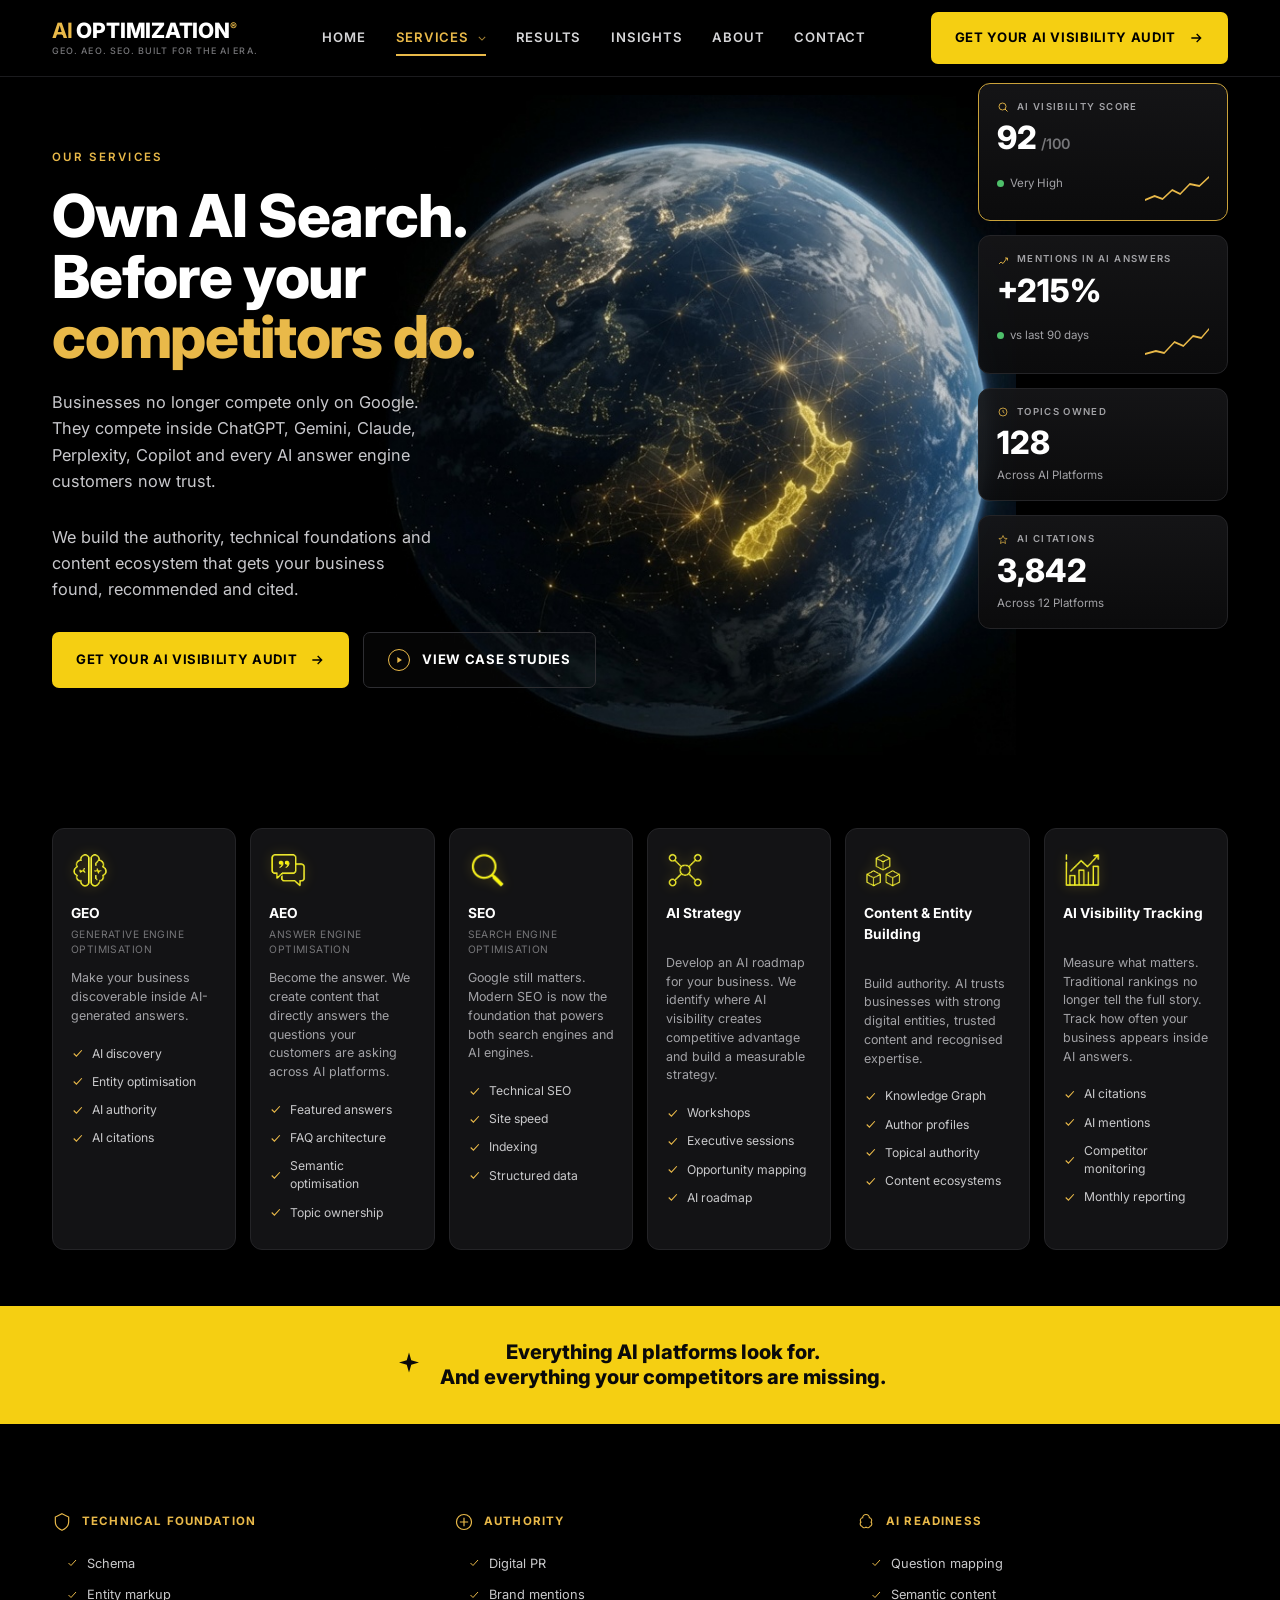
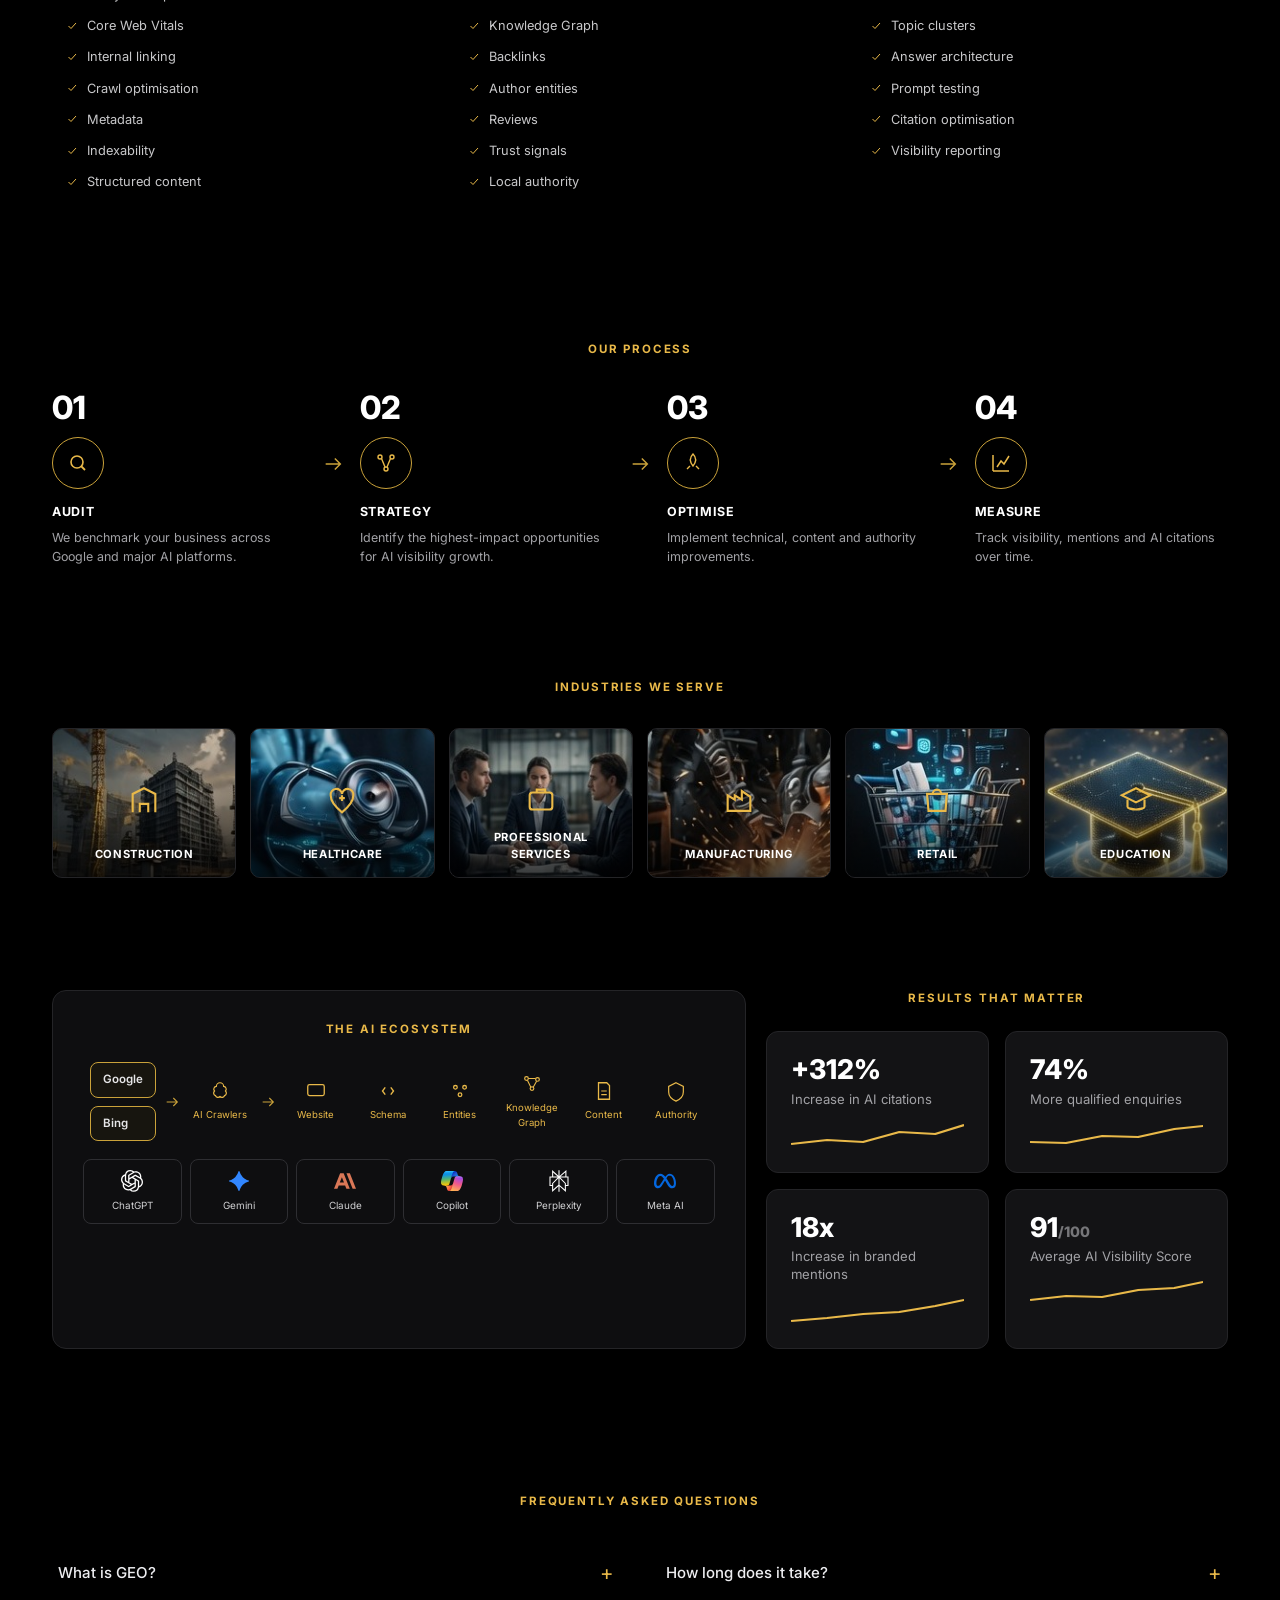
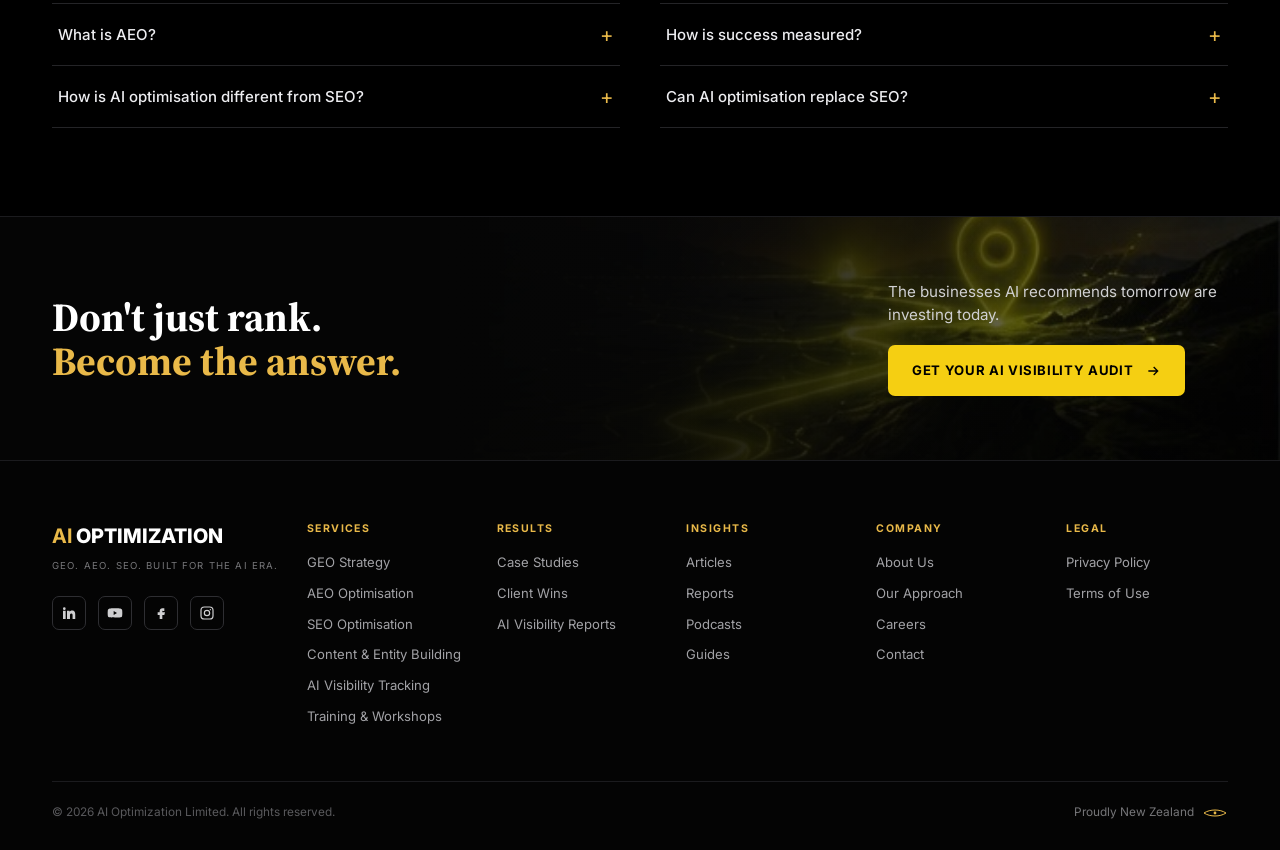
<file: services.html>
<!DOCTYPE html>
<html lang="en">
<head>
<meta charset="UTF-8">
<meta name="viewport" content="width=device-width, initial-scale=1.0">
<title>AI Optimization — Services | GEO, AEO, SEO for the AI Era</title>
<meta name="description" content="Own AI search before your competitors do. GEO, AEO, SEO, AI strategy, content and entity building, and AI visibility tracking for New Zealand businesses.">
<link rel="preconnect" href="https://fonts.googleapis.com">
<link rel="preconnect" href="https://fonts.gstatic.com" crossorigin>
<link href="https://fonts.googleapis.com/css2?family=Inter:wght@400;500;600;700;800;900&family=Source+Serif+4:opsz,wght@8..60,400;8..60,500;8..60,600&display=swap" rel="stylesheet">
<link rel="stylesheet" href="styles.css">
</head>
<body>
<header class="nav" id="nav">
  <div class="wrap nav-inner">
    <a class="brand" href="index.html">
      <span class="logo"><b>AI</b> OPTIMIZATION<sup>&reg;</sup></span>
      <span class="tag">GEO. AEO. SEO. Built for the AI era.</span>
    </a>
    <nav class="nav-links">
      <a href="index.html" class="">Home</a>
      <a href="services.html" class="active">Services <svg class="caret" viewBox="0 0 10 6"><path d="M1 1l4 4 4-4" stroke="currentColor" fill="none" stroke-width="1.3"/></svg></a>
      <a href="results.html" class="">Results</a>
      <a href="insights.html" class="">Insights</a>
      <a href="about.html" class="">About</a>
      <a href="contact.html" class="">Contact</a>
    </nav>
    <a href="contact.html" class="btn btn-primary nav-cta">Get your AI visibility audit
      <svg viewBox="0 0 24 24"><path d="M5 12h14M13 6l6 6-6 6" stroke="currentColor" fill="none" stroke-width="2"/></svg></a>
    <button class="nav-toggle" aria-label="Menu"><span></span></button>
  </div>
</header>

<section class="hero">
  <div class="hero-globe-holder" aria-hidden="true">
    <div class="globe">
      <div class="sphere"></div>
      <div class="atmos"></div>
      <svg class="net" viewBox="0 0 760 760">
        <g>
          <path class="line" d="M300,150 L447,494"/><path class="line" d="M200,320 L447,494"/>
          <path class="line" d="M430,205 L447,494"/><path class="line" d="M360,300 L447,494"/>
          <path class="line" d="M520,360 L447,494"/><path class="line" d="M240,375 L447,494"/>
          <path class="line" d="M460,330 L447,494"/><path class="line" d="M285,470 L447,494"/>
        </g>
        <g>
          <circle class="node dim tw" cx="250" cy="175" r="2.6"/><circle class="node dim tw" cx="300" cy="150" r="2"/>
          <circle class="node dim tw" cx="345" cy="200" r="2.4"/><circle class="node dim tw" cx="225" cy="255" r="2"/>
          <circle class="node dim tw" cx="285" cy="235" r="2.6"/><circle class="node dim tw" cx="330" cy="275" r="2.2"/>
          <circle class="node dim tw" cx="200" cy="320" r="2"/><circle class="node tw" cx="265" cy="300" r="2.4"/>
          <circle class="node dim tw" cx="315" cy="340" r="2"/><circle class="node tw" cx="360" cy="300" r="2.6"/>
          <circle class="node dim tw" cx="400" cy="255" r="2.2"/><circle class="node dim tw" cx="430" cy="205" r="2"/>
          <circle class="node dim tw" cx="180" cy="390" r="2"/><circle class="node tw" cx="240" cy="375" r="2.4"/>
          <circle class="node dim tw" cx="300" cy="400" r="2"/><circle class="node dim tw" cx="355" cy="380" r="2.6"/>
          <circle class="node dim tw" cx="410" cy="360" r="2.2"/><circle class="node tw" cx="460" cy="330" r="2"/>
          <circle class="node dim tw" cx="500" cy="290" r="2"/><circle class="node tw" cx="520" cy="360" r="2.4"/>
          <circle class="node dim tw" cx="285" cy="470" r="2.2"/><circle class="node dim tw" cx="340" cy="455" r="2"/>
        </g>
        <path class="nz" d="M432,432 C448,438 456,454 450,472 C445,487 452,500 468,505"/>
        <path class="nz" d="M398,516 C390,532 380,550 372,568 C366,583 382,592 400,586 C412,582 416,566 410,548"/>
        <g class="pin" transform="translate(439,478)">
          <path d="M8,0 C3.6,0 0,3.6 0,8 C0,14 8,22 8,22 C8,22 16,14 16,8 C16,3.6 12.4,0 8,0 Z"/>
          <circle cx="8" cy="8" r="3" fill="#120e00"/>
        </g>
      </svg>
    </div>
  </div>

  <div class="wrap">
    <div class="hero-grid">
      <div style="max-width:560px">
        <div class="eyebrow">Our Services</div>
        <h1 class="hero-title">Own AI Search.<br>Before your<br><span class="g">competitors do.</span></h1>
        <p class="hero-sub" style="max-width:38ch;margin-top:20px">Businesses no longer compete only on Google. They compete inside ChatGPT, Gemini, Claude, Perplexity, Copilot and every AI answer engine customers now trust.</p>
        <p class="hero-sub" style="max-width:38ch">We build the authority, technical foundations and content ecosystem that gets your business found, recommended and cited.</p>
        <div class="hero-actions">
          <a href="contact.html" class="btn btn-primary">Get your AI visibility audit
            <svg viewBox="0 0 24 24"><path d="M5 12h14M13 6l6 6-6 6" stroke="currentColor" fill="none" stroke-width="2"/></svg></a>
          <a href="results.html" class="btn btn-ghost"><span class="circ"><svg viewBox="0 0 24 24"><path d="M8 5v14l11-7z" fill="currentColor"/></svg></span> View case studies</a>
        </div>
      </div>
      <div class="stat-stack" style="position:absolute;right:0;top:6px;width:250px">
        <div class="stat-card hl">
          <div class="sc-head"><svg viewBox="0 0 24 24"><circle cx="11" cy="11" r="7" stroke="currentColor" fill="none" stroke-width="1.8"/><path d="M16 16l5 5" stroke="currentColor" fill="none" stroke-width="2"/></svg> AI Visibility Score</div>
          <div class="sc-val pos">92 <small>/100</small></div>
          <div class="sc-sub"><span class="dot"></span> Very High
            <svg class="spark" viewBox="0 0 200 30" preserveAspectRatio="none" style="margin-left:auto;width:64px"><path d="M0,26 L30,22 L55,25 L85,16 L110,20 L140,10 L170,12 L200,3"/></svg></div>
        </div>
        <div class="stat-card">
          <div class="sc-head"><svg viewBox="0 0 24 24"><path d="M4 20l4-4 4 3 8-11" stroke="currentColor" fill="none" stroke-width="1.8"/><path d="M16 8h5v5" stroke="currentColor" fill="none" stroke-width="1.8"/></svg> Mentions in AI answers</div>
          <div class="sc-val pos">+215%</div>
          <div class="sc-sub"><span class="dot"></span> vs last 90 days
            <svg class="spark" viewBox="0 0 200 30" preserveAspectRatio="none" style="margin-left:auto;width:64px"><path d="M0,27 L34,24 L60,26 L92,15 L120,19 L150,9 L176,11 L200,2"/></svg></div>
        </div>
        <div class="stat-card">
          <div class="sc-head"><svg viewBox="0 0 24 24"><circle cx="12" cy="12" r="8" stroke="currentColor" fill="none" stroke-width="1.6"/><path d="M12 8v4l3 2" stroke="currentColor" fill="none" stroke-width="1.6"/></svg> Topics owned</div>
          <div class="sc-val pos">128</div>
          <div class="sc-sub">Across AI Platforms</div>
        </div>
        <div class="stat-card">
          <div class="sc-head"><svg viewBox="0 0 24 24"><path d="M12 3l2.5 5.5L20 9l-4 4 1 6-5-3-5 3 1-6-4-4 5.5-.5z" stroke="currentColor" fill="none" stroke-width="1.4"/></svg> AI Citations</div>
          <div class="sc-val pos">3,842</div>
          <div class="sc-sub">Across 12 Platforms</div>
        </div>
      </div>

    </div>
  </div>
</section>

<!-- 6 service cards -->
<section class="section-tight">
  <div class="wrap">
    <div class="svc-cards">
      <div class="svc-card">
        <div class="ico"><img class="ico-img" src="images/icon-brain.png" alt=""></div>
        <h4>GEO</h4><div class="sub">Generative Engine Optimisation</div>
        <p>Make your business discoverable inside AI-generated answers.</p>
        <ul>
          <li><svg viewBox="0 0 24 24"><path d="M5 12l5 5L20 6" stroke="currentColor" fill="none" stroke-width="2"/></svg> AI discovery</li>
          <li><svg viewBox="0 0 24 24"><path d="M5 12l5 5L20 6" stroke="currentColor" fill="none" stroke-width="2"/></svg> Entity optimisation</li>
          <li><svg viewBox="0 0 24 24"><path d="M5 12l5 5L20 6" stroke="currentColor" fill="none" stroke-width="2"/></svg> AI authority</li>
          <li><svg viewBox="0 0 24 24"><path d="M5 12l5 5L20 6" stroke="currentColor" fill="none" stroke-width="2"/></svg> AI citations</li>
        </ul>
      </div>
      <div class="svc-card">
        <div class="ico"><img class="ico-img" src="images/icon-answers.png" alt=""></div>
        <h4>AEO</h4><div class="sub">Answer Engine Optimisation</div>
        <p>Become the answer. We create content that directly answers the questions your customers are asking across AI platforms.</p>
        <ul>
          <li><svg viewBox="0 0 24 24"><path d="M5 12l5 5L20 6" stroke="currentColor" fill="none" stroke-width="2"/></svg> Featured answers</li>
          <li><svg viewBox="0 0 24 24"><path d="M5 12l5 5L20 6" stroke="currentColor" fill="none" stroke-width="2"/></svg> FAQ architecture</li>
          <li><svg viewBox="0 0 24 24"><path d="M5 12l5 5L20 6" stroke="currentColor" fill="none" stroke-width="2"/></svg> Semantic optimisation</li>
          <li><svg viewBox="0 0 24 24"><path d="M5 12l5 5L20 6" stroke="currentColor" fill="none" stroke-width="2"/></svg> Topic ownership</li>
        </ul>
      </div>
      <div class="svc-card">
        <div class="ico"><img class="ico-img" src="images/icon-magnifier.png" alt=""></div>
        <h4>SEO</h4><div class="sub">Search Engine Optimisation</div>
        <p>Google still matters. Modern SEO is now the foundation that powers both search engines and AI engines.</p>
        <ul>
          <li><svg viewBox="0 0 24 24"><path d="M5 12l5 5L20 6" stroke="currentColor" fill="none" stroke-width="2"/></svg> Technical SEO</li>
          <li><svg viewBox="0 0 24 24"><path d="M5 12l5 5L20 6" stroke="currentColor" fill="none" stroke-width="2"/></svg> Site speed</li>
          <li><svg viewBox="0 0 24 24"><path d="M5 12l5 5L20 6" stroke="currentColor" fill="none" stroke-width="2"/></svg> Indexing</li>
          <li><svg viewBox="0 0 24 24"><path d="M5 12l5 5L20 6" stroke="currentColor" fill="none" stroke-width="2"/></svg> Structured data</li>
        </ul>
      </div>
      <div class="svc-card">
        <div class="ico"><img class="ico-img" src="images/icon-source.png" alt=""></div>
        <h4>AI Strategy</h4><div class="sub">&nbsp;</div>
        <p>Develop an AI roadmap for your business. We identify where AI visibility creates competitive advantage and build a measurable strategy.</p>
        <ul>
          <li><svg viewBox="0 0 24 24"><path d="M5 12l5 5L20 6" stroke="currentColor" fill="none" stroke-width="2"/></svg> Workshops</li>
          <li><svg viewBox="0 0 24 24"><path d="M5 12l5 5L20 6" stroke="currentColor" fill="none" stroke-width="2"/></svg> Executive sessions</li>
          <li><svg viewBox="0 0 24 24"><path d="M5 12l5 5L20 6" stroke="currentColor" fill="none" stroke-width="2"/></svg> Opportunity mapping</li>
          <li><svg viewBox="0 0 24 24"><path d="M5 12l5 5L20 6" stroke="currentColor" fill="none" stroke-width="2"/></svg> AI roadmap</li>
        </ul>
      </div>
      <div class="svc-card">
        <div class="ico"><img class="ico-img" src="images/icon-cubes.png" alt=""></div>
        <h4>Content &amp; Entity Building</h4><div class="sub">&nbsp;</div>
        <p>Build authority. AI trusts businesses with strong digital entities, trusted content and recognised expertise.</p>
        <ul>
          <li><svg viewBox="0 0 24 24"><path d="M5 12l5 5L20 6" stroke="currentColor" fill="none" stroke-width="2"/></svg> Knowledge Graph</li>
          <li><svg viewBox="0 0 24 24"><path d="M5 12l5 5L20 6" stroke="currentColor" fill="none" stroke-width="2"/></svg> Author profiles</li>
          <li><svg viewBox="0 0 24 24"><path d="M5 12l5 5L20 6" stroke="currentColor" fill="none" stroke-width="2"/></svg> Topical authority</li>
          <li><svg viewBox="0 0 24 24"><path d="M5 12l5 5L20 6" stroke="currentColor" fill="none" stroke-width="2"/></svg> Content ecosystems</li>
        </ul>
      </div>
      <div class="svc-card">
        <div class="ico"><img class="ico-img" src="images/icon-chart.png" alt=""></div>
        <h4>AI Visibility Tracking</h4><div class="sub">&nbsp;</div>
        <p>Measure what matters. Traditional rankings no longer tell the full story. Track how often your business appears inside AI answers.</p>
        <ul>
          <li><svg viewBox="0 0 24 24"><path d="M5 12l5 5L20 6" stroke="currentColor" fill="none" stroke-width="2"/></svg> AI citations</li>
          <li><svg viewBox="0 0 24 24"><path d="M5 12l5 5L20 6" stroke="currentColor" fill="none" stroke-width="2"/></svg> AI mentions</li>
          <li><svg viewBox="0 0 24 24"><path d="M5 12l5 5L20 6" stroke="currentColor" fill="none" stroke-width="2"/></svg> Competitor monitoring</li>
          <li><svg viewBox="0 0 24 24"><path d="M5 12l5 5L20 6" stroke="currentColor" fill="none" stroke-width="2"/></svg> Monthly reporting</li>
        </ul>
      </div>
    </div>
  </div>
</section>

<!-- gold statement band -->
<section class="band band-statement">
  <div class="wrap">
    <h3><span class="sp-ico"><svg viewBox="0 0 24 24" fill="#0a0a0a"><path d="M12 2l1.8 6.2L20 10l-6.2 1.8L12 18l-1.8-6.2L4 10l6.2-1.8z"/></svg></span>
      Everything AI platforms look for.<br>And everything your competitors are missing.</h3>
  </div>
</section>

<!-- three checklists -->
<section class="section">
  <div class="wrap readiness">
    <div class="rd-col">
      <h5><svg viewBox="0 0 24 24"><path d="M12 2l8 4v6c0 5-3.5 8-8 10-4.5-2-8-5-8-10V6z" stroke="currentColor" fill="none" stroke-width="1.4"/></svg> Technical Foundation</h5>
      <ul>
        <li><svg viewBox="0 0 24 24"><path d="M5 12l5 5L20 6" stroke="currentColor" fill="none" stroke-width="2"/></svg> Schema</li>
        <li><svg viewBox="0 0 24 24"><path d="M5 12l5 5L20 6" stroke="currentColor" fill="none" stroke-width="2"/></svg> Entity markup</li>
        <li><svg viewBox="0 0 24 24"><path d="M5 12l5 5L20 6" stroke="currentColor" fill="none" stroke-width="2"/></svg> Core Web Vitals</li>
        <li><svg viewBox="0 0 24 24"><path d="M5 12l5 5L20 6" stroke="currentColor" fill="none" stroke-width="2"/></svg> Internal linking</li>
        <li><svg viewBox="0 0 24 24"><path d="M5 12l5 5L20 6" stroke="currentColor" fill="none" stroke-width="2"/></svg> Crawl optimisation</li>
        <li><svg viewBox="0 0 24 24"><path d="M5 12l5 5L20 6" stroke="currentColor" fill="none" stroke-width="2"/></svg> Metadata</li>
        <li><svg viewBox="0 0 24 24"><path d="M5 12l5 5L20 6" stroke="currentColor" fill="none" stroke-width="2"/></svg> Indexability</li>
        <li><svg viewBox="0 0 24 24"><path d="M5 12l5 5L20 6" stroke="currentColor" fill="none" stroke-width="2"/></svg> Structured content</li>
      </ul>
    </div>
    <div class="rd-col">
      <h5><svg viewBox="0 0 24 24"><circle cx="12" cy="12" r="9" stroke="currentColor" fill="none" stroke-width="1.4"/><path d="M12 7v10M7 12h10" stroke="currentColor" fill="none" stroke-width="1.4"/></svg> Authority</h5>
      <ul>
        <li><svg viewBox="0 0 24 24"><path d="M5 12l5 5L20 6" stroke="currentColor" fill="none" stroke-width="2"/></svg> Digital PR</li>
        <li><svg viewBox="0 0 24 24"><path d="M5 12l5 5L20 6" stroke="currentColor" fill="none" stroke-width="2"/></svg> Brand mentions</li>
        <li><svg viewBox="0 0 24 24"><path d="M5 12l5 5L20 6" stroke="currentColor" fill="none" stroke-width="2"/></svg> Knowledge Graph</li>
        <li><svg viewBox="0 0 24 24"><path d="M5 12l5 5L20 6" stroke="currentColor" fill="none" stroke-width="2"/></svg> Backlinks</li>
        <li><svg viewBox="0 0 24 24"><path d="M5 12l5 5L20 6" stroke="currentColor" fill="none" stroke-width="2"/></svg> Author entities</li>
        <li><svg viewBox="0 0 24 24"><path d="M5 12l5 5L20 6" stroke="currentColor" fill="none" stroke-width="2"/></svg> Reviews</li>
        <li><svg viewBox="0 0 24 24"><path d="M5 12l5 5L20 6" stroke="currentColor" fill="none" stroke-width="2"/></svg> Trust signals</li>
        <li><svg viewBox="0 0 24 24"><path d="M5 12l5 5L20 6" stroke="currentColor" fill="none" stroke-width="2"/></svg> Local authority</li>
      </ul>
    </div>
    <div class="rd-col">
      <h5><svg viewBox="0 0 24 24"><path d="M12 3a4 4 0 00-4 4 3 3 0 00-2 5 3 3 0 001 5 3 3 0 005 1 3 3 0 005-1 3 3 0 001-5 3 3 0 00-2-5 4 4 0 00-4-4z" stroke="currentColor" fill="none" stroke-width="1.3"/></svg> AI Readiness</h5>
      <ul>
        <li><svg viewBox="0 0 24 24"><path d="M5 12l5 5L20 6" stroke="currentColor" fill="none" stroke-width="2"/></svg> Question mapping</li>
        <li><svg viewBox="0 0 24 24"><path d="M5 12l5 5L20 6" stroke="currentColor" fill="none" stroke-width="2"/></svg> Semantic content</li>
        <li><svg viewBox="0 0 24 24"><path d="M5 12l5 5L20 6" stroke="currentColor" fill="none" stroke-width="2"/></svg> Topic clusters</li>
        <li><svg viewBox="0 0 24 24"><path d="M5 12l5 5L20 6" stroke="currentColor" fill="none" stroke-width="2"/></svg> Answer architecture</li>
        <li><svg viewBox="0 0 24 24"><path d="M5 12l5 5L20 6" stroke="currentColor" fill="none" stroke-width="2"/></svg> Prompt testing</li>
        <li><svg viewBox="0 0 24 24"><path d="M5 12l5 5L20 6" stroke="currentColor" fill="none" stroke-width="2"/></svg> Citation optimisation</li>
        <li><svg viewBox="0 0 24 24"><path d="M5 12l5 5L20 6" stroke="currentColor" fill="none" stroke-width="2"/></svg> Visibility reporting</li>
      </ul>
    </div>
  </div>
</section>

<!-- process -->
<section class="section-tight">
  <div class="wrap">
    <div class="sect-head-center">Our Process</div>
    <div class="process">
      <div class="proc-step">
        <div class="pn">01</div>
        <div class="pring"><svg viewBox="0 0 24 24"><circle cx="11" cy="11" r="6" stroke="currentColor" fill="none" stroke-width="1.6"/><path d="M15 15l4 4" stroke="currentColor" fill="none" stroke-width="1.8"/></svg></div>
        <h5>Audit</h5><p>We benchmark your business across Google and major AI platforms.</p>
      </div>
      <div class="proc-arrow" aria-hidden="true"><svg viewBox="0 0 24 24"><path d="M4 12h16M14 6l6 6-6 6" stroke="currentColor" fill="none" stroke-width="1.6"/></svg></div>
      <div class="proc-step">
        <div class="pn">02</div>
        <div class="pring"><svg viewBox="0 0 24 24"><circle cx="6" cy="6" r="2" stroke="currentColor" fill="none" stroke-width="1.4"/><circle cx="18" cy="6" r="2" stroke="currentColor" fill="none" stroke-width="1.4"/><circle cx="12" cy="18" r="2" stroke="currentColor" fill="none" stroke-width="1.4"/><path d="M7.5 7.5L11 16M16.5 7.5L13 16" stroke="currentColor" fill="none" stroke-width="1.4"/></svg></div>
        <h5>Strategy</h5><p>Identify the highest-impact opportunities for AI visibility growth.</p>
      </div>
      <div class="proc-arrow" aria-hidden="true"><svg viewBox="0 0 24 24"><path d="M4 12h16M14 6l6 6-6 6" stroke="currentColor" fill="none" stroke-width="1.6"/></svg></div>
      <div class="proc-step">
        <div class="pn">03</div>
        <div class="pring"><svg viewBox="0 0 24 24"><path d="M12 3c3 3 4 7 0 12-4-5-3-9 0-12z" stroke="currentColor" fill="none" stroke-width="1.4"/><path d="M9 15l-3 3M15 15l3 3" stroke="currentColor" fill="none" stroke-width="1.4"/></svg></div>
        <h5>Optimise</h5><p>Implement technical, content and authority improvements.</p>
      </div>
      <div class="proc-arrow" aria-hidden="true"><svg viewBox="0 0 24 24"><path d="M4 12h16M14 6l6 6-6 6" stroke="currentColor" fill="none" stroke-width="1.6"/></svg></div>
      <div class="proc-step">
        <div class="pn">04</div>
        <div class="pring"><svg viewBox="0 0 24 24"><path d="M4 20V4M4 20h16M8 16l4-6 3 3 5-8" stroke="currentColor" fill="none" stroke-width="1.5"/></svg></div>
        <h5>Measure</h5><p>Track visibility, mentions and AI citations over time.</p>
      </div>
    </div>
  </div>
</section>

<!-- industries -->
<section class="section-tight">
  <div class="wrap">
    <div class="sect-head-center">Industries We Serve</div>
    <div class="industries">
      <div class="ph ind"><img class="ph-img" src="images/industry-construction.jpg" alt="Construction" loading="lazy" onerror="this.remove()"><div class="ind-ico"><svg viewBox="0 0 24 24"><path d="M4 21V8l8-4 8 4v13M9 21v-6h6v6" stroke="currentColor" fill="none" stroke-width="1.5"/></svg></div><div class="ind-lab">Construction</div></div>
      <div class="ph ind"><img class="ph-img" src="images/industry-healthcare.jpg" alt="Healthcare" loading="lazy" onerror="this.remove()"><div class="ind-ico"><svg viewBox="0 0 24 24"><path d="M12 21C7 17 4 13 4 9a4 4 0 018-1 4 4 0 018 1c0 4-3 8-8 12z" stroke="currentColor" fill="none" stroke-width="1.5"/><path d="M12 9v4M10 11h4" stroke="currentColor" stroke-width="1.5"/></svg></div><div class="ind-lab">Healthcare</div></div>
      <div class="ph ind"><img class="ph-img" src="images/industry-professional-services.jpg" alt="Professional Services" loading="lazy" onerror="this.remove()"><div class="ind-ico"><svg viewBox="0 0 24 24"><rect x="4" y="7" width="16" height="12" rx="2" stroke="currentColor" fill="none" stroke-width="1.5"/><path d="M9 7V5h6v2" stroke="currentColor" fill="none" stroke-width="1.5"/></svg></div><div class="ind-lab">Professional Services</div></div>
      <div class="ph ind"><img class="ph-img" src="images/industry-manufacturing.jpg" alt="Manufacturing" loading="lazy" onerror="this.remove()"><div class="ind-ico"><svg viewBox="0 0 24 24"><path d="M4 20V9l5 3V9l5 3V6l6 4v10z" stroke="currentColor" fill="none" stroke-width="1.5"/></svg></div><div class="ind-lab">Manufacturing</div></div>
      <div class="ph ind"><img class="ph-img" src="images/industry-retail.jpg" alt="Retail" loading="lazy" onerror="this.remove()"><div class="ind-ico"><svg viewBox="0 0 24 24"><path d="M5 8h14l-1 12H6z" stroke="currentColor" fill="none" stroke-width="1.5"/><path d="M9 8a3 3 0 016 0" stroke="currentColor" fill="none" stroke-width="1.5"/></svg></div><div class="ind-lab">Retail</div></div>
      <div class="ph ind"><img class="ph-img" src="images/industry-education.jpg" alt="Education" loading="lazy" onerror="this.remove()"><div class="ind-ico"><svg viewBox="0 0 24 24"><path d="M12 4L2 9l10 5 10-5z" stroke="currentColor" fill="none" stroke-width="1.5"/><path d="M6 12v5c0 1 3 2 6 2s6-1 6-2v-5" stroke="currentColor" fill="none" stroke-width="1.5"/></svg></div><div class="ind-lab">Education</div></div>
    </div>
  </div>
</section>

<!-- ecosystem + results -->
<section class="section-tight">
  <div class="wrap" style="display:grid;grid-template-columns:1.5fr 1fr;gap:20px;align-items:stretch">
    <div class="ecosystem">
      <div class="sect-head-center" style="margin-bottom:24px">The AI Ecosystem</div>
      <div class="eco-chain">
        <div style="display:flex;flex-direction:column;gap:8px">
          <div class="eco-box">Google</div><div class="eco-box">Bing</div>
        </div>
        <span class="eco-arrow"><svg viewBox="0 0 24 24"><path d="M4 12h16M14 6l6 6-6 6" stroke="currentColor" fill="none" stroke-width="1.6"/></svg></span>
        <div class="eco-node"><svg viewBox="0 0 24 24"><path d="M12 3a4 4 0 00-4 4 3 3 0 00-2 5 3 3 0 001 5 3 3 0 005 1 3 3 0 005-1 3 3 0 001-5 3 3 0 00-2-5 4 4 0 00-4-4z" stroke="currentColor" fill="none" stroke-width="1.3"/></svg>AI Crawlers</div>
        <span class="eco-arrow"><svg viewBox="0 0 24 24"><path d="M4 12h16M14 6l6 6-6 6" stroke="currentColor" fill="none" stroke-width="1.6"/></svg></span>
        <div class="eco-node"><svg viewBox="0 0 24 24"><rect x="3" y="5" width="18" height="12" rx="2" stroke="currentColor" fill="none" stroke-width="1.4"/></svg>Website</div>
        <div class="eco-node"><svg viewBox="0 0 24 24"><path d="M9 8l-3 4 3 4M15 8l3 4-3 4" stroke="currentColor" fill="none" stroke-width="1.5"/></svg>Schema</div>
        <div class="eco-node"><svg viewBox="0 0 24 24"><circle cx="7" cy="8" r="2" stroke="currentColor" fill="none" stroke-width="1.4"/><circle cx="17" cy="8" r="2" stroke="currentColor" fill="none" stroke-width="1.4"/><circle cx="12" cy="16" r="2" stroke="currentColor" fill="none" stroke-width="1.4"/></svg>Entities</div>
        <div class="eco-node"><svg viewBox="0 0 24 24"><circle cx="6" cy="6" r="2" stroke="currentColor" fill="none" stroke-width="1.3"/><circle cx="18" cy="7" r="2" stroke="currentColor" fill="none" stroke-width="1.3"/><circle cx="12" cy="17" r="2" stroke="currentColor" fill="none" stroke-width="1.3"/><path d="M8 6h8M7 8l4 8M17 9l-4 7" stroke="currentColor" stroke-width="1.2"/></svg>Knowledge Graph</div>
        <div class="eco-node"><svg viewBox="0 0 24 24"><path d="M6 3h9l3 3v15H6z" stroke="currentColor" fill="none" stroke-width="1.4"/><path d="M9 12h6M9 16h6" stroke="currentColor" stroke-width="1.2"/></svg>Content</div>
        <div class="eco-node"><svg viewBox="0 0 24 24"><path d="M12 3l8 4v6c0 5-3.5 8-8 10-4.5-2-8-5-8-10V7z" stroke="currentColor" fill="none" stroke-width="1.3"/></svg>Authority</div>
      </div>
      <div class="eco-plat">
        <div class="pchip"><svg viewBox="0 0 24 24"><path fill="#fff" d="M9.205 8.658v-2.26c0-.19.072-.333.238-.428l4.543-2.616c.619-.357 1.356-.523 2.117-.523 2.854 0 4.662 2.212 4.662 4.566 0 .167 0 .357-.024.547l-4.71-2.759a.797.797 0 00-.856 0l-5.97 3.473zm10.609 8.8V12.06c0-.333-.143-.57-.429-.737l-5.97-3.473 1.95-1.118a.433.433 0 01.476 0l4.543 2.617c1.309.76 2.189 2.378 2.189 3.948 0 1.808-1.07 3.473-2.76 4.163zM7.802 12.703l-1.95-1.142c-.167-.095-.239-.238-.239-.428V5.899c0-2.545 1.95-4.472 4.591-4.472 1 0 1.927.333 2.712.928L8.23 5.067c-.285.166-.428.404-.428.737v6.898zM12 15.128l-2.795-1.57v-3.33L12 8.658l2.795 1.57v3.33L12 15.128zm1.796 7.23c-1 0-1.927-.332-2.712-.927l4.686-2.712c.285-.166.428-.404.428-.737v-6.898l1.974 1.142c.167.095.238.238.238.428v5.233c0 2.545-1.974 4.472-4.614 4.472zm-5.637-5.303l-4.544-2.617c-1.308-.761-2.188-2.378-2.188-3.948A4.482 4.482 0 014.21 6.327v5.423c0 .333.143.571.428.738l5.947 3.449-1.95 1.118a.432.432 0 01-.476 0zm-.262 3.9c-2.688 0-4.662-2.021-4.662-4.519 0-.19.024-.38.047-.57l4.686 2.71c.286.167.571.167.856 0l5.97-3.448v2.26c0 .19-.07.333-.237.428l-4.543 2.616c-.619.357-1.356.523-2.117.523zm5.899 2.83a5.947 5.947 0 005.827-4.756C22.287 18.339 24 15.84 24 13.296c0-1.665-.713-3.282-1.998-4.448.119-.5.19-.999.19-1.498 0-3.401-2.759-5.947-5.946-5.947-.642 0-1.26.095-1.88.31A5.962 5.962 0 0010.205 0a5.947 5.947 0 00-5.827 4.757C1.713 5.447 0 7.945 0 10.49c0 1.666.713 3.283 1.998 4.448-.119.5-.19 1-.19 1.499 0 3.401 2.759 5.946 5.946 5.946.642 0 1.26-.095 1.88-.309a5.96 5.96 0 004.162 1.713z"/></svg>ChatGPT</div>
        <div class="pchip"><svg viewBox="0 0 24 24"><path fill="#3186FF" d="M20.616 10.835a14.147 14.147 0 01-4.45-3.001 14.111 14.111 0 01-3.678-6.452.503.503 0 00-.975 0 14.134 14.134 0 01-3.679 6.452 14.155 14.155 0 01-4.45 3.001c-.65.28-1.318.505-2.002.678a.502.502 0 000 .975c.684.172 1.35.397 2.002.677a14.147 14.147 0 014.45 3.001 14.112 14.112 0 013.679 6.453.502.502 0 00.975 0c.172-.685.397-1.351.677-2.003a14.145 14.145 0 013.001-4.45 14.113 14.113 0 016.453-3.678.503.503 0 000-.975 13.245 13.245 0 01-2.003-.678z"/></svg>Gemini</div>
        <div class="pchip"><svg viewBox="0 0 24 24"><path fill="#D97757" d="M17.3041 3.541h-3.6718l6.696 16.918H24Zm-10.6082 0L0 20.459h3.7442l1.3693-3.5527h7.0052l1.3693 3.5528h3.7442L10.5363 3.5409Zm-.3712 10.2232 2.2914-5.9456 2.2914 5.9456Z"/></svg>Claude</div>
        <div class="pchip"><svg viewBox="0 0 24 24"><path d="M17.533 1.829A2.528 2.528 0 0015.11 0h-.737a2.531 2.531 0 00-2.484 2.087l-1.263 6.937.314-1.08a2.528 2.528 0 012.424-1.833h4.284l1.797.706 1.731-.706h-.505a2.528 2.528 0 01-2.423-1.829l-.715-2.453z" fill="url(#lobe-icons-copilot-0-_svc_)" transform="translate(0 1)"></path><path d="M6.726 20.16A2.528 2.528 0 009.152 22h1.566c1.37 0 2.49-1.1 2.525-2.48l.17-6.69-.357 1.228a2.528 2.528 0 01-2.423 1.83h-4.32l-1.54-.842-1.667.843h.497c1.124 0 2.113.75 2.426 1.84l.697 2.432z" fill="url(#lobe-icons-copilot-1-_svc_)" transform="translate(0 1)"></path><path d="M15 0H6.252c-2.5 0-4 3.331-5 6.662-1.184 3.947-2.734 9.225 1.75 9.225H6.78c1.13 0 2.12-.753 2.43-1.847.657-2.317 1.809-6.359 2.713-9.436.46-1.563.842-2.906 1.43-3.742A1.97 1.97 0 0115 0" fill="url(#lobe-icons-copilot-2-_svc_)" transform="translate(0 1)"></path><path d="M15 0H6.252c-2.5 0-4 3.331-5 6.662-1.184 3.947-2.734 9.225 1.75 9.225H6.78c1.13 0 2.12-.753 2.43-1.847.657-2.317 1.809-6.359 2.713-9.436.46-1.563.842-2.906 1.43-3.742A1.97 1.97 0 0115 0" fill="url(#lobe-icons-copilot-3-_svc_)" transform="translate(0 1)"></path><path d="M9 22h8.749c2.5 0 4-3.332 5-6.663 1.184-3.948 2.734-9.227-1.75-9.227H17.22c-1.129 0-2.12.754-2.43 1.848a1149.2 1149.2 0 01-2.713 9.437c-.46 1.564-.842 2.907-1.43 3.743A1.97 1.97 0 019 22" fill="url(#lobe-icons-copilot-4-_svc_)" transform="translate(0 1)"></path><path d="M9 22h8.749c2.5 0 4-3.332 5-6.663 1.184-3.948 2.734-9.227-1.75-9.227H17.22c-1.129 0-2.12.754-2.43 1.848a1149.2 1149.2 0 01-2.713 9.437c-.46 1.564-.842 2.907-1.43 3.743A1.97 1.97 0 019 22" fill="url(#lobe-icons-copilot-5-_svc_)" transform="translate(0 1)"></path><defs><radialGradient cx="85.44%" cy="100.653%" fx="85.44%" fy="100.653%" gradientTransform="scale(-.8553 -1) rotate(50.927 2.041 -1.946)" id="lobe-icons-copilot-0-_svc_" r="105.116%"><stop offset="9.6%" stop-color="#00AEFF"></stop><stop offset="77.3%" stop-color="#2253CE"></stop><stop offset="100%" stop-color="#0736C4"></stop></radialGradient><radialGradient cx="18.143%" cy="32.928%" fx="18.143%" fy="32.928%" gradientTransform="scale(.8897 1) rotate(52.069 .193 .352)" id="lobe-icons-copilot-1-_svc_" r="95.612%"><stop offset="0%" stop-color="#FFB657"></stop><stop offset="63.4%" stop-color="#FF5F3D"></stop><stop offset="92.3%" stop-color="#C02B3C"></stop></radialGradient><radialGradient cx="82.987%" cy="-9.792%" fx="82.987%" fy="-9.792%" gradientTransform="scale(-1 -.9441) rotate(-70.872 .142 1.17)" id="lobe-icons-copilot-4-_svc_" r="140.622%"><stop offset="6.6%" stop-color="#8C48FF"></stop><stop offset="50%" stop-color="#F2598A"></stop><stop offset="89.6%" stop-color="#FFB152"></stop></radialGradient><linearGradient id="lobe-icons-copilot-2-_svc_" x1="39.465%" x2="46.884%" y1="12.117%" y2="103.774%"><stop offset="15.6%" stop-color="#0D91E1"></stop><stop offset="48.7%" stop-color="#52B471"></stop><stop offset="65.2%" stop-color="#98BD42"></stop><stop offset="93.7%" stop-color="#FFC800"></stop></linearGradient><linearGradient id="lobe-icons-copilot-3-_svc_" x1="45.949%" x2="50%" y1="0%" y2="100%"><stop offset="0%" stop-color="#3DCBFF"></stop><stop offset="24.7%" stop-color="#0588F7" stop-opacity="0"></stop></linearGradient><linearGradient id="lobe-icons-copilot-5-_svc_" x1="83.507%" x2="83.453%" y1="-6.106%" y2="21.131%"><stop offset="5.8%" stop-color="#F8ADFA"></stop><stop offset="70.8%" stop-color="#A86EDD" stop-opacity="0"></stop></linearGradient></defs></svg>Copilot</div>
        <div class="pchip"><svg viewBox="0 0 24 24"><path fill="#fff" d="M22.3977 7.0896h-2.3106V.0676l-7.5094 6.3542V.1577h-1.1554v6.1966L4.4904 0v7.0896H1.6023v10.3976h2.8882V24l6.932-6.3591v6.2005h1.1554v-6.0469l6.9318 6.1807v-6.4879h2.8882V7.0896zm-3.4657-4.531v4.531h-5.355l5.355-4.531zm-13.2862.0676 4.8691 4.4634H5.6458V2.6262zM2.7576 16.332V8.245h7.8476l-6.1149 6.1147v1.9723H2.7576zm2.8882 5.0404v-3.8852h.0001v-2.6488l5.7763-5.7764v7.0111l-5.7764 5.2993zm12.7086.0248-5.7766-5.1509V9.0618l5.7766 5.7766v6.5588zm2.8882-5.0652h-1.733v-1.9723L13.3948 8.245h7.8478v8.087z"/></svg>Perplexity</div>
        <div class="pchip"><svg viewBox="0 0 24 24"><path fill="#0467DF" d="M6.915 4.03c-1.968 0-3.683 1.28-4.871 3.113C.704 9.208 0 11.883 0 14.449c0 .706.07 1.369.21 1.973a6.624 6.624 0 0 0 .265.86 5.297 5.297 0 0 0 .371.761c.696 1.159 1.818 1.927 3.593 1.927 1.497 0 2.633-.671 3.965-2.444.76-1.012 1.144-1.626 2.663-4.32l.756-1.339.186-.325c.061.1.121.196.183.3l2.152 3.595c.724 1.21 1.665 2.556 2.47 3.314 1.046.987 1.992 1.22 3.06 1.22 1.075 0 1.876-.355 2.455-.843a3.743 3.743 0 0 0 .81-.973c.542-.939.861-2.127.861-3.745 0-2.72-.681-5.357-2.084-7.45-1.282-1.912-2.957-2.93-4.716-2.93-1.047 0-2.088.467-3.053 1.308-.652.57-1.257 1.29-1.82 2.05-.69-.875-1.335-1.547-1.958-2.056-1.182-.966-2.315-1.303-3.454-1.303zm10.16 2.053c1.147 0 2.188.758 2.992 1.999 1.132 1.748 1.647 4.195 1.647 6.4 0 1.548-.368 2.9-1.839 2.9-.58 0-1.027-.23-1.664-1.004-.496-.601-1.343-1.878-2.832-4.358l-.617-1.028a44.908 44.908 0 0 0-1.255-1.98c.07-.109.141-.224.211-.327 1.12-1.667 2.118-2.602 3.358-2.602zm-10.201.553c1.265 0 2.058.791 2.675 1.446.307.327.737.871 1.234 1.579l-1.02 1.566c-.757 1.163-1.882 3.017-2.837 4.338-1.191 1.649-1.81 1.817-2.486 1.817-.524 0-1.038-.237-1.383-.794-.263-.426-.464-1.13-.464-2.046 0-2.221.63-4.535 1.66-6.088.454-.687.964-1.226 1.533-1.533a2.264 2.264 0 0 1 1.088-.285z"/></svg>Meta AI</div>
      </div>
    </div>
    <div>
      <div class="sect-head-center" style="margin-bottom:24px">Results That Matter</div>
      <div class="rtm">
        <div class="metric"><div class="m-val">+312%</div><div class="m-lab">Increase in AI citations</div><svg class="mini-spark" viewBox="0 0 120 26" preserveAspectRatio="none"><path d="M0,22 L25,18 L50,20 L75,10 L100,12 L120,3"/></svg></div>
        <div class="metric"><div class="m-val">74%</div><div class="m-lab">More qualified enquiries</div><svg class="mini-spark" viewBox="0 0 120 26" preserveAspectRatio="none"><path d="M0,20 L25,21 L50,14 L75,15 L100,7 L120,4"/></svg></div>
        <div class="metric"><div class="m-val">18x</div><div class="m-lab">Increase in branded mentions</div><svg class="mini-spark" viewBox="0 0 120 26" preserveAspectRatio="none"><path d="M0,23 L25,20 L50,16 L75,14 L100,8 L120,2"/></svg></div>
        <div class="metric"><div class="m-val">91<span style="font-size:.9rem;color:var(--muted-2)">/100</span></div><div class="m-lab">Average AI Visibility Score</div><svg class="mini-spark" viewBox="0 0 120 26" preserveAspectRatio="none"><path d="M0,21 L25,17 L50,18 L75,11 L100,9 L120,3"/></svg></div>
      </div>
    </div>
  </div>
</section>

<!-- FAQ -->
<section class="section">
  <div class="wrap">
    <div class="sect-head-center">Frequently Asked Questions</div>
    <div style="display:grid;grid-template-columns:1fr 1fr;gap:0 40px">
      <div>
        <div class="faq-item"><button class="faq-q">What is GEO? <span class="pm">+</span></button><div class="faq-a"><p>Generative Engine Optimisation is the practice of making your business discoverable, trusted and cited inside AI-generated answers from platforms like ChatGPT, Gemini and Claude.</p></div></div>
        <div class="faq-item"><button class="faq-q">What is AEO? <span class="pm">+</span></button><div class="faq-a"><p>Answer Engine Optimisation structures your content to directly answer the real questions customers ask, so AI answer engines surface and recommend your business.</p></div></div>
        <div class="faq-item"><button class="faq-q">How is AI optimisation different from SEO? <span class="pm">+</span></button><div class="faq-a"><p>SEO optimises for ranked links on a results page. AI optimisation focuses on being the answer itself — cited, recommended and trusted inside generative responses.</p></div></div>
      </div>
      <div>
        <div class="faq-item"><button class="faq-q">How long does it take? <span class="pm">+</span></button><div class="faq-a"><p>Most clients see early movement in AI citations and mentions within 60–90 days, with compounding visibility gains over 6–12 months.</p></div></div>
        <div class="faq-item"><button class="faq-q">How is success measured? <span class="pm">+</span></button><div class="faq-a"><p>We track AI Visibility Score, citations, mentions, topics owned and qualified enquiries across every major AI platform — reported monthly.</p></div></div>
        <div class="faq-item"><button class="faq-q">Can AI optimisation replace SEO? <span class="pm">+</span></button><div class="faq-a"><p>No — it extends it. Strong technical SEO is the foundation AI engines rely on. We build both so you win in search and in AI answers.</p></div></div>
      </div>
    </div>
  </div>
</section>

<!-- CTA band -->
<section class="cta-band">
  <div class="scene" aria-hidden="true">
    <svg width="100%" height="100%" viewBox="0 0 1200 320" preserveAspectRatio="xMidYMid slice">
      <defs>
        <linearGradient id="sky2" x1="0" y1="0" x2="0" y2="1"><stop offset="0" stop-color="#0a0a0b"/><stop offset="1" stop-color="#050505"/></linearGradient>
        <radialGradient id="glow2" cx="0.72" cy="0.9" r="0.5"><stop offset="0" stop-color="rgba(245,207,18,.35)"/><stop offset="1" stop-color="transparent"/></radialGradient>
      </defs>
      <rect width="1200" height="320" fill="url(#sky2)"/><rect width="1200" height="320" fill="url(#glow2)"/>
      <path d="M0,240 L180,180 L340,220 L520,150 L700,210 L900,140 L1080,200 L1200,170 L1200,320 L0,320Z" fill="#0c0c0d"/>
      <path d="M580,300 C720,250 760,210 900,160 C1000,125 1060,120 1140,95" stroke="rgba(245,207,18,.85)" stroke-width="3" fill="none" filter="drop-shadow(0 0 8px rgba(245,207,18,.7))"/>
      <g transform="translate(1128,58)" fill="#f5cf12" filter="drop-shadow(0 0 10px rgba(245,207,18,.8))"><path d="M14,0 C6.3,0 0,6.3 0,14 C0,25 14,40 14,40 C14,40 28,25 28,14 C28,6.3 21.7,0 14,0 Z"/><circle cx="14" cy="14" r="5.5" fill="#0a0a0a"/></g>
    </svg>
  </div>
  <div class="wrap">
    <h2 class="cta-head serif">Don't just rank.<span class="l2">Become the answer.</span></h2>
    <div class="cta-mid">
      <p>The businesses AI recommends tomorrow are investing today.</p>
      <a href="contact.html" class="btn btn-primary">Get your AI visibility audit
        <svg viewBox="0 0 24 24"><path d="M5 12h14M13 6l6 6-6 6" stroke="currentColor" fill="none" stroke-width="2"/></svg></a>
    </div>
  </div>
</section>

<footer class="footer">
  <div class="wrap">
    <div class="footer-top">
      <div class="f-brand">
        <div class="logo"><b>AI</b> OPTIMIZATION</div>
        <div class="tag">GEO. AEO. SEO. Built for the AI era.</div>
        <div class="socials">
          <a href="#" aria-label="LinkedIn"><svg viewBox="0 0 24 24" fill="currentColor"><path d="M4.98 3.5a2 2 0 11-.02 4 2 2 0 01.02-4zM3 8.5h4V21H3zM9 8.5h3.8v1.7h.05c.53-1 1.83-2 3.77-2 4 0 4.75 2.6 4.75 6V21h-4v-5.3c0-1.3 0-3-1.8-3s-2.1 1.4-2.1 2.9V21H9z"/></svg></a>
          <a href="#" aria-label="YouTube"><svg viewBox="0 0 24 24" fill="currentColor"><path d="M23 12s0-3.2-.4-4.7a2.5 2.5 0 00-1.8-1.8C19.3 5 12 5 12 5s-7.3 0-8.8.5A2.5 2.5 0 001.4 7.3C1 8.8 1 12 1 12s0 3.2.4 4.7a2.5 2.5 0 001.8 1.8C4.7 19 12 19 12 19s7.3 0 8.8-.5a2.5 2.5 0 001.8-1.8C23 15.2 23 12 23 12zM10 15V9l5 3z"/></svg></a>
          <a href="#" aria-label="Facebook"><svg viewBox="0 0 24 24" fill="currentColor"><path d="M14 9h3V5h-3c-2.2 0-4 1.8-4 4v2H7v4h3v6h4v-6h3l1-4h-4V9c0-.6.4-1 1-1z"/></svg></a>
          <a href="#" aria-label="Instagram"><svg viewBox="0 0 24 24" fill="none" stroke="currentColor" stroke-width="1.8"><rect x="3" y="3" width="18" height="18" rx="5"/><circle cx="12" cy="12" r="4"/><circle cx="17" cy="7" r="1" fill="currentColor" stroke="none"/></svg></a>
        </div>
      </div>
      <div class="f-col"><h5>Services</h5><a href="services.html">GEO Strategy</a><a href="services.html">AEO Optimisation</a><a href="services.html">SEO Optimisation</a><a href="services.html">Content &amp; Entity Building</a><a href="services.html">AI Visibility Tracking</a><a href="services.html">Training &amp; Workshops</a></div>
      <div class="f-col"><h5>Results</h5><a href="results.html">Case Studies</a><a href="results.html">Client Wins</a><a href="results.html">AI Visibility Reports</a></div>
      <div class="f-col"><h5>Insights</h5><a href="insights.html">Articles</a><a href="insights.html">Reports</a><a href="insights.html">Podcasts</a><a href="insights.html">Guides</a></div>
      <div class="f-col"><h5>Company</h5><a href="about.html">About Us</a><a href="about.html">Our Approach</a><a href="contact.html">Careers</a><a href="contact.html">Contact</a></div>
      <div class="f-col"><h5>Legal</h5><a href="#">Privacy Policy</a><a href="#">Terms of Use</a></div>
    </div>
    <div class="footer-bottom">
      <span>&copy; 2026 AI Optimization Limited. All rights reserved.</span>
      <span class="nz">Proudly New Zealand
        <svg viewBox="0 0 26 14" fill="none"><path d="M2 7c6-4 16-4 22 0-6 4-16 4-22 0z" stroke="var(--gold-2)" stroke-width="1"/><circle cx="13" cy="7" r="1.4" fill="var(--gold-2)"/></svg>
      </span>
    </div>
  </div>
</footer>
<script src="script.js"></script>
</body>
</html>
</file>
<file: styles.css>
/* ============================================================
   AI OPTIMIZATION — shared design system
   GEO. AEO. SEO. Built for the AI era.
   ============================================================ */

/* ---------- Tokens ---------- */
:root{
  --bg:#000000;
  --bg-1:#080809;
  --bg-2:#0e0e10;
  --bg-3:#111113;
  --card:#131315;
  --card-2:#191919;
  --card-3:#1d1d1f;
  --line:#242427;
  --line-2:#2e2e32;
  --line-soft:#1b1b1e;

  --text:#ffffff;
  --muted:#a2a2a6;
  --muted-2:#767679;
  --muted-3:#59595c;

  --gold:#f5cf12;          /* bright buttons / key accent */
  --gold-2:#e9b949;        /* warm gold — icons, links, accent text */
  --gold-3:#caa23a;        /* deep gold */
  --gold-glow:rgba(245,207,18,.5);

  --green:#4ec06a;

  --maxw:1240px;
  --radius:12px;
  --radius-sm:8px;

  --sans:"Inter",-apple-system,BlinkMacSystemFont,"Segoe UI",Roboto,Helvetica,Arial,sans-serif;
  --serif:"Source Serif 4",Georgia,"Times New Roman",serif;
}

/* ---------- Reset ---------- */
*{box-sizing:border-box;margin:0;padding:0}
html{scroll-behavior:smooth;-webkit-text-size-adjust:100%}
body{
  font-family:var(--sans);
  background:var(--bg);
  color:var(--text);
  line-height:1.5;
  -webkit-font-smoothing:antialiased;
  overflow-x:hidden;
}
img{max-width:100%;display:block}
a{color:inherit;text-decoration:none}
button{font-family:inherit;cursor:pointer;border:none;background:none;color:inherit}
ul{list-style:none}
svg{display:block}
::selection{background:var(--gold);color:#000}

/* ---------- Layout helpers ---------- */
.wrap{max-width:var(--maxw);margin:0 auto;padding:0 32px}
.section{padding:88px 0}
.section-tight{padding:56px 0}
.eyebrow{
  font-size:.72rem;font-weight:600;letter-spacing:.2em;
  text-transform:uppercase;color:var(--gold-2);margin-bottom:20px;
}
.serif{font-family:var(--serif)}
.gold{color:var(--gold-2)}
.center{text-align:center}

.h-serif{
  font-family:var(--serif);
  font-weight:400;
  font-size:clamp(1.9rem,3.3vw,2.75rem);
  line-height:1.12;
  letter-spacing:-.01em;
}
.h-serif .l2{display:block;color:var(--gold-2)}

.lead{color:var(--muted);font-size:1rem;line-height:1.7;max-width:34ch}

/* ---------- Buttons ---------- */
.btn{
  display:inline-flex;align-items:center;gap:12px;
  font-weight:700;font-size:.82rem;letter-spacing:.05em;
  text-transform:uppercase;border-radius:7px;
  padding:16px 24px;transition:.18s ease;white-space:nowrap;
}
.btn svg{width:16px;height:16px;flex:none}
.btn-primary{background:var(--gold);color:#000}
.btn-primary:hover{background:#ffe14d;transform:translateY(-2px);box-shadow:0 10px 30px -10px var(--gold-glow)}
.btn-ghost{border:1px solid var(--line-2);color:#fff;background:rgba(255,255,255,.02)}
.btn-ghost:hover{border-color:var(--gold-2);color:var(--gold-2)}
.btn-ghost .circ{
  width:22px;height:22px;border:1px solid currentColor;border-radius:50%;
  display:grid;place-items:center;color:var(--gold-2)
}
.btn-ghost .circ svg{width:10px;height:10px}

/* ---------- Top nav ---------- */
.nav{
  position:sticky;top:0;z-index:60;
  background:rgba(0,0,0,.72);backdrop-filter:blur(14px);
  border-bottom:1px solid var(--line-soft);
}
.nav-inner{display:flex;align-items:center;gap:28px;height:76px}
.brand{display:flex;flex-direction:column;line-height:1;flex:none}
.brand .logo{font-weight:800;font-size:1.32rem;letter-spacing:-.01em}
.brand .logo b{color:var(--gold-2)}
.brand .logo sup{font-size:.5em;color:var(--gold-2);top:-1em}
.brand .tag{font-size:.56rem;letter-spacing:.12em;color:var(--muted-2);
  text-transform:uppercase;margin-top:5px;font-weight:500}
.nav-links{display:flex;align-items:center;gap:30px;margin:0 auto}
.nav-links a{
  font-size:.82rem;font-weight:600;letter-spacing:.06em;text-transform:uppercase;
  color:#d6d6d8;padding:6px 0;position:relative;transition:.15s;
}
.nav-links a:hover{color:#fff}
.nav-links a.active{color:var(--gold-2)}
.nav-links a.active::after{
  content:"";position:absolute;left:0;right:0;bottom:-2px;height:2px;background:var(--gold-2)
}
.nav-links .caret{display:inline-block;width:8px;margin-left:5px;vertical-align:middle;opacity:.7}
.nav-cta{flex:none}
.nav-toggle{display:none;flex:none;width:40px;height:40px;border:1px solid var(--line-2);
  border-radius:8px;place-items:center}
.nav-toggle span,.nav-toggle span::before,.nav-toggle span::after{
  content:"";display:block;width:18px;height:2px;background:#fff;position:relative}
.nav-toggle span::before{position:absolute;top:-6px}
.nav-toggle span::after{position:absolute;top:6px}

/* ---------- Hero shell ---------- */
.hero{position:relative;background:#000;overflow:hidden}
.hero .wrap{position:relative;z-index:2}
.hero-grid{display:grid;grid-template-columns:1fr;gap:40px;padding:72px 0 84px;position:relative}
.hero h1{margin-bottom:22px}
.hero-title-upper{
  font-weight:800;font-size:clamp(2.5rem,5.6vw,4.4rem);line-height:.97;
  letter-spacing:-.015em;text-transform:uppercase;
}
.hero-title{
  font-weight:800;font-size:clamp(2.3rem,4.8vw,3.7rem);line-height:1.02;letter-spacing:-.02em;
}
.hero-title .g,.hero-title-upper .g{color:var(--gold-2)}
.hero-sub{color:#c8c8cc;font-size:1.02rem;line-height:1.6;max-width:30ch;margin-bottom:30px}
.hero-actions{display:flex;gap:14px;flex-wrap:wrap}

/* globe sits absolutely on the right of the hero */
.hero-globe-holder{position:absolute;inset:0;z-index:1;pointer-events:none}

/* ---------- The gold data globe (CSS/SVG) ---------- */
.globe{
  position:absolute;top:50%;right:-6%;transform:translateY(-50%);
  width:760px;height:760px;max-width:70vw;max-height:70vw;
}
.globe .sphere{
  position:absolute;inset:0;border-radius:50%;
  background:
    radial-gradient(circle at 58% 66%, rgba(245,207,18,.16), transparent 34%),
    radial-gradient(circle at 36% 30%, #1c1e25 0%, #0d0e12 34%, #050506 58%, #020203 72%);
  box-shadow:
    inset 46px -26px 130px rgba(0,0,0,.9),
    inset -34px 26px 90px rgba(72,104,150,.2),
    0 0 160px rgba(70,60,20,.35);
}
.globe .atmos{
  position:absolute;inset:-2px;border-radius:50%;
  background:
    radial-gradient(circle at 50% 8%, rgba(120,170,235,.28), transparent 26%),
    radial-gradient(circle at 82% 30%, rgba(120,170,235,.16), transparent 30%);
  filter:blur(2px);mix-blend-mode:screen;
}
.globe svg.net{position:absolute;inset:0;width:100%;height:100%;overflow:visible}
.globe .node{fill:var(--gold-2);filter:drop-shadow(0 0 3px rgba(245,207,18,.6))}
.globe .node.dim{fill:var(--gold-3);opacity:.72}
.globe .line{stroke:var(--gold-2);stroke-width:.8;fill:none;opacity:.55}
.globe .nz{stroke:var(--gold);stroke-width:2;fill:none;
  filter:drop-shadow(0 0 8px var(--gold-glow));opacity:1}
.globe .pin{fill:var(--gold);filter:drop-shadow(0 0 10px var(--gold-glow))}
@keyframes twinkle{0%,100%{opacity:.9}50%{opacity:.35}}
.globe .tw{animation:twinkle 3.4s ease-in-out infinite}
.globe .tw:nth-child(2n){animation-delay:1.1s}
.globe .tw:nth-child(3n){animation-delay:2.2s}

/* ---------- Floating stat cards ---------- */
.stat-stack{display:flex;flex-direction:column;gap:14px}
.stat-card{
  background:linear-gradient(180deg,rgba(22,22,24,.92),rgba(12,12,13,.92));
  border:1px solid var(--line);border-radius:12px;padding:16px 18px;
  backdrop-filter:blur(6px);min-width:230px;
}
.stat-card .sc-head{display:flex;align-items:center;gap:8px;
  font-size:.6rem;font-weight:600;letter-spacing:.14em;text-transform:uppercase;color:var(--muted);margin-bottom:8px}
.stat-card .sc-head svg{width:12px;height:12px;color:var(--gold-2)}
.stat-card .sc-val{font-size:2rem;font-weight:800;line-height:1;display:flex;align-items:baseline;gap:4px}
.stat-card .sc-val small{font-size:.9rem;font-weight:600;color:var(--muted-2)}
.stat-card .sc-val.pos{color:#fff}
.stat-card .sc-sub{display:flex;align-items:center;gap:6px;margin-top:8px;font-size:.72rem;color:var(--muted)}
.stat-card .sc-sub .dot{width:7px;height:7px;border-radius:50%;background:var(--green)}
.stat-card .spark{margin-top:12px;height:30px;width:100%}
.stat-card .spark path{stroke:var(--gold-2);stroke-width:2;fill:none}
.stat-card.hl{border-color:var(--gold-3)}

/* ---------- Generic cards / grids ---------- */
.grid{display:grid;gap:20px}
.feature{
  background:var(--card);border:1px solid var(--line);border-radius:12px;padding:26px;
}
.feature .ico{color:var(--gold-2);margin-bottom:16px}
.feature .ico svg{width:30px;height:30px}
.feature h4{font-size:.82rem;font-weight:700;letter-spacing:.05em;text-transform:uppercase;margin-bottom:10px}
.feature p{color:var(--muted);font-size:.88rem;line-height:1.55}

.ico-line svg{width:26px;height:26px;color:var(--gold-2)}

/* icon-only bordered chips (AI platforms) */
.platform{
  background:var(--card);border:1px solid var(--line);border-radius:12px;
  padding:24px 12px;display:flex;flex-direction:column;align-items:center;gap:12px;text-align:center;
}
.platform .pf-mark{width:34px;height:34px;display:grid;place-items:center}
.platform span{font-size:.82rem;font-weight:600;color:#e6e6e8}

/* ---------- Trust bar ---------- */
.trust{background:#f4f4f2;color:#0a0a0a}
.trust .wrap{padding:34px 32px}
.trust .t-label{text-align:center;font-size:.68rem;font-weight:600;letter-spacing:.16em;
  text-transform:uppercase;color:#555;margin-bottom:22px}
.trust .logos{display:flex;align-items:center;justify-content:space-between;gap:24px;flex-wrap:wrap}
.trust .logos .lg{font-weight:800;font-size:1.25rem;letter-spacing:.02em;opacity:.85;flex:1;text-align:center;white-space:nowrap}

/* ---------- Gold band ---------- */
.band{background:var(--gold);color:#0a0a0a}
.band .wrap{padding:34px 32px;display:flex;align-items:center;gap:34px;flex-wrap:wrap}
.band h3{font-size:1.2rem;font-weight:800;line-height:1.25;flex:none;max-width:230px}
.band .b-stats{display:flex;gap:34px;flex-wrap:wrap;flex:1;justify-content:space-between}
.band .b-stat{display:flex;align-items:center;gap:12px}
.band .b-stat .bs-ico{width:26px;height:26px;flex:none}
.band .b-stat .bs-ico svg{width:26px;height:26px}
.band .b-stat b{font-size:1.5rem;font-weight:800;display:block;line-height:1}
.band .b-stat span{font-size:.74rem;line-height:1.25;color:#2a2a1a;display:block;max-width:16ch}

/* ---------- CTA band (mountain / road) ---------- */
.cta-band{position:relative;overflow:hidden;background:#050505;border-top:1px solid var(--line-soft)}
.cta-band .scene{position:absolute;inset:0;z-index:0}
.cta-band .wrap{position:relative;z-index:2;padding:64px 32px;
  display:flex;align-items:center;gap:40px;flex-wrap:wrap;justify-content:space-between}
.cta-band .cta-head{font-family:var(--serif);font-size:clamp(1.8rem,3.2vw,2.5rem);line-height:1.1}
.cta-band .cta-head .l2{color:var(--gold-2);display:block}
.cta-band .cta-mid{max-width:34ch;color:#d0d0d2;font-size:.95rem}
.cta-band .cta-mid p{margin-bottom:18px}

/* ---------- Footer ---------- */
.footer{background:#040404;border-top:1px solid var(--line-soft);padding:60px 0 28px}
.footer-top{display:grid;grid-template-columns:1.4fr repeat(5,1fr);gap:28px}
.footer .f-brand .logo{font-weight:800;font-size:1.25rem}
.footer .f-brand .logo b{color:var(--gold-2)}
.footer .f-brand .tag{font-size:.6rem;letter-spacing:.12em;text-transform:uppercase;color:var(--muted-2);margin:8px 0 22px}
.footer .socials{display:flex;gap:12px}
.footer .socials a{width:34px;height:34px;border:1px solid var(--line-2);border-radius:7px;
  display:grid;place-items:center;color:#cfcfd1;transition:.15s}
.footer .socials a:hover{border-color:var(--gold-2);color:var(--gold-2)}
.footer .socials svg{width:16px;height:16px}
.footer .f-col h5{font-size:.66rem;font-weight:700;letter-spacing:.14em;text-transform:uppercase;color:var(--gold-2);margin-bottom:16px}
.footer .f-col a{display:block;font-size:.82rem;color:var(--muted);margin-bottom:11px;transition:.15s}
.footer .f-col a:hover{color:#fff}
.footer-bottom{display:flex;align-items:center;justify-content:space-between;
  margin-top:44px;padding-top:22px;border-top:1px solid var(--line-soft);
  font-size:.74rem;color:var(--muted-3)}
.footer-bottom .nz{display:flex;align-items:center;gap:8px;color:var(--muted-2)}
.footer-bottom .nz svg{width:26px;height:14px}

/* ---------- FAQ accordion ---------- */
.faq-item{border-bottom:1px solid var(--line);}
.faq-q{width:100%;display:flex;align-items:center;justify-content:space-between;gap:16px;
  padding:18px 6px;text-align:left;font-size:.94rem;color:#ededf0;font-weight:500}
.faq-q .pm{color:var(--gold-2);font-size:1.3rem;font-weight:400;transition:.2s;flex:none}
.faq-item.open .pm{transform:rotate(45deg)}
.faq-a{max-height:0;overflow:hidden;transition:max-height .28s ease;color:var(--muted);font-size:.88rem;line-height:1.6}
.faq-a p{padding:0 6px 18px}

/* rounded card w/ subtle bg used for panels */
.panel{background:var(--bg-2);border:1px solid var(--line);border-radius:14px}

/* photo placeholder tiles */
.ph{
  position:relative;border-radius:10px;overflow:hidden;background:
    linear-gradient(150deg,#1a1c22 0%,#0c0d10 60%),
    radial-gradient(circle at 70% 20%, rgba(245,207,18,.10), transparent 55%);
  border:1px solid var(--line);
}
.ph::after{content:"";position:absolute;inset:0;
  background:linear-gradient(180deg,transparent 40%,rgba(0,0,0,.72) 100%)}
.ph .ph-body{position:absolute;inset:0;z-index:2;display:flex;flex-direction:column;justify-content:flex-end;padding:18px}

/* small sparkline reuse */
.mini-spark{height:26px;width:100%}
.mini-spark path{stroke:var(--gold-2);stroke-width:2;fill:none}

/* section heading two-col layout */
.split{display:grid;grid-template-columns:.9fr 1.4fr;gap:48px;align-items:start}

/* ---------- Responsive ---------- */
@media(max-width:1080px){
  .footer-top{grid-template-columns:1fr 1fr 1fr}
  .footer .f-brand{grid-column:1/-1;margin-bottom:8px}
}
@media(max-width:900px){
  .nav-links{display:none}
  .nav-cta{display:none}
  .nav-toggle{display:grid;margin-left:auto}
  .nav.open .nav-links{
    display:flex;position:absolute;top:76px;left:0;right:0;flex-direction:column;gap:0;
    background:#0a0a0a;border-bottom:1px solid var(--line);padding:8px 0;margin:0}
  .nav.open .nav-links a{padding:14px 32px;width:100%}
  .globe{opacity:.35;right:-30%}
  .split{grid-template-columns:1fr;gap:24px}
  .band .wrap{flex-direction:column;align-items:flex-start}
  .band .b-stats{gap:20px 30px}
}
@media(max-width:640px){
  .wrap{padding:0 20px}
  .section{padding:60px 0}
  .stat-card{min-width:0;width:100%}
  .footer-top{grid-template-columns:1fr 1fr}
  .footer-bottom{flex-direction:column;gap:14px;align-items:flex-start}
  .trust .logos .lg{flex:1 0 40%;font-size:1rem}
  .cta-band .wrap{padding:48px 20px}
}

/* reduced motion */
@media(prefers-reduced-motion:reduce){
  *{animation:none!important;scroll-behavior:auto!important;transition:none!important}
}

/* ============================================================
   Component layouts (shared across pages)
   ============================================================ */

/* hero service pills (home) */
.pills{display:flex;flex-wrap:wrap;gap:0;margin:6px 0 30px}
.pill{display:flex;flex-direction:column;gap:2px;padding:2px 20px 2px 0;margin-right:20px;
  border-right:1px solid var(--line);}
.pill:last-child{border-right:none}
.pill .pill-top{display:flex;align-items:center;gap:8px;font-size:.78rem;font-weight:700;letter-spacing:.04em}
.pill .pill-top svg{width:16px;height:16px;color:var(--gold-2)}
.pill span{font-size:.66rem;color:var(--muted-2);line-height:1.25;max-width:14ch}

/* grid columns */
.grid-2{grid-template-columns:repeat(2,1fr)}
.grid-3{grid-template-columns:repeat(3,1fr)}
.grid-4{grid-template-columns:repeat(4,1fr)}
.grid-6{grid-template-columns:repeat(6,1fr)}

/* "why work with us" split : text left, 6 features (3 cols) right */
.why{display:grid;grid-template-columns:.85fr 1.6fr;gap:48px;align-items:start}
.why .feats{display:grid;grid-template-columns:repeat(3,1fr);gap:20px}
.why .feats .feature{background:var(--card);}

/* what-we-do services list (bordered top lines, icon + text) */
.svc-list{display:grid;grid-template-columns:repeat(3,1fr);gap:0}
.svc-item{padding:26px 24px 26px 0;border-top:1px solid var(--line);margin-right:24px}
.svc-item .ico{color:var(--gold-2);margin-bottom:16px}
.svc-item .ico svg{width:34px;height:34px}
.svc-item h4{font-size:.8rem;font-weight:700;letter-spacing:.05em;text-transform:uppercase;color:var(--gold-2);margin-bottom:10px}
.svc-item p{color:var(--muted);font-size:.86rem;line-height:1.55}

/* national presence city cards */
.cities{display:grid;grid-template-columns:repeat(3,1fr);gap:18px}
.city{height:210px}
.city .ph-body h4{font-size:1.05rem;font-weight:700;margin-bottom:6px}
.city .ph-body h4 em{color:var(--gold-2);font-style:normal;font-weight:600;font-size:.8em}
.city .ph-body p{font-size:.78rem;color:#cfcfd1;line-height:1.45;margin-bottom:12px}
.city .view{font-size:.72rem;font-weight:700;letter-spacing:.08em;text-transform:uppercase;color:var(--gold-2);display:inline-flex;gap:6px;align-items:center}

/* results / stat quads */
.metric{background:var(--card);border:1px solid var(--line);border-radius:12px;padding:24px}
.metric .m-ico{color:var(--gold-2);margin-bottom:16px}
.metric .m-ico svg{width:26px;height:26px}
.metric .m-val{font-size:2rem;font-weight:800;line-height:1}
.metric .m-lab{color:var(--muted);font-size:.82rem;margin-top:6px;line-height:1.4}
.metric .mini-spark{margin-top:14px}

/* case study cards */
.case{background:var(--card);border:1px solid var(--line);border-radius:12px;overflow:hidden;display:flex;flex-direction:column}
.case .c-body{padding:22px 22px 8px}
.case .c-tag{font-size:.64rem;font-weight:700;letter-spacing:.12em;text-transform:uppercase;color:var(--gold-2)}
.case .c-top{display:flex;justify-content:space-between;align-items:flex-start;gap:12px;margin:8px 0 10px}
.case h4{font-size:1.05rem;font-weight:700}
.case .c-score{border:1px solid var(--gold-3);border-radius:8px;padding:6px 10px;text-align:center;flex:none}
.case .c-score small{display:block;font-size:.52rem;letter-spacing:.1em;color:var(--gold-2);text-transform:uppercase}
.case .c-score b{font-size:1.25rem;color:var(--gold-2)}
.case .c-score b span{font-size:.6rem;color:var(--muted-2)}
.case p.c-desc{color:var(--muted);font-size:.84rem;line-height:1.5;margin-bottom:16px}
.case .c-stats{display:grid;grid-template-columns:repeat(3,1fr);gap:10px;border-top:1px solid var(--line);padding-top:16px}
.case .c-stats .cs{}
.case .c-stats .cs small{display:block;font-size:.58rem;letter-spacing:.06em;text-transform:uppercase;color:var(--muted-2);margin-bottom:4px}
.case .c-stats .cs b{color:var(--gold-2);font-size:1.05rem;font-weight:800}
.case .c-photo{height:120px;margin-top:16px}
.case .c-foot{padding:14px 22px;border-top:1px solid var(--line);
  font-size:.7rem;font-weight:700;letter-spacing:.08em;text-transform:uppercase;color:var(--gold-2);
  display:flex;align-items:center;gap:8px}

/* chart panel */
.chartwrap{background:var(--card);border:1px solid var(--line);border-radius:12px;padding:22px}
.chartwrap .ct-title{font-size:.64rem;letter-spacing:.14em;text-transform:uppercase;color:var(--muted);margin-bottom:14px}
.axis-lab{font-size:.58rem;fill:var(--muted-3)}
.growth-list{background:var(--card);border:1px solid var(--line);border-radius:12px;padding:22px}
.growth-list .gl-title{font-size:.62rem;letter-spacing:.12em;text-transform:uppercase;color:var(--muted);margin-bottom:16px}
.growth-list .gl-row{display:flex;justify-content:space-between;padding:11px 0;border-bottom:1px solid var(--line-soft);font-size:.86rem}
.growth-list .gl-row:last-child{border-bottom:none}
.growth-list .gl-row b{color:var(--gold-2);font-weight:800}

/* testimonials */
.quote-lg{font-family:var(--serif);font-size:1.15rem;line-height:1.5;color:#eaeaec}
.stars{color:var(--gold);letter-spacing:2px;font-size:1.1rem}
.mini-quote{border-left:1px solid var(--line);padding-left:18px}
.mini-quote p{font-size:.86rem;color:#d4d4d6;line-height:1.5;margin-bottom:10px;font-style:italic}
.mini-quote small{color:var(--muted-2);font-size:.72rem}

/* about: value/timeline/pillars */
.pillars{display:grid;grid-template-columns:repeat(4,1fr);gap:0}
.pillar{padding:0 24px;border-left:1px solid var(--line)}
.pillar:first-child{border-left:none;padding-left:0}
.pillar .ico{color:var(--gold-2);margin-bottom:14px}
.pillar .ico svg{width:28px;height:28px}
.pillar h4{font-size:.74rem;font-weight:700;letter-spacing:.06em;text-transform:uppercase;color:var(--gold-2);margin-bottom:10px}
.pillar p{color:var(--muted);font-size:.82rem;line-height:1.5}

.timeline{position:relative;display:grid;grid-template-columns:repeat(6,1fr);gap:0;padding-top:20px}
.tl-col{padding:0 14px;position:relative}
.tl-col .yr{color:var(--gold-2);font-weight:800;font-size:1.05rem;text-align:center;margin-bottom:16px}
.tl-line{position:absolute;left:0;right:0;top:78px;height:2px;background:var(--gold-3);opacity:.5;z-index:0}
.tl-dot{width:14px;height:14px;border-radius:50%;background:var(--gold);border:3px solid #000;margin:0 auto 16px;position:relative;z-index:2;box-shadow:0 0 10px var(--gold-glow)}
.tl-ico{color:var(--gold-2);display:grid;place-items:center;margin-bottom:8px}
.tl-ico svg{width:26px;height:26px}
.tl-col h5{font-size:.68rem;font-weight:700;letter-spacing:.05em;text-transform:uppercase;color:var(--gold-2);text-align:center;margin-bottom:8px}
.tl-col p{font-size:.72rem;color:var(--muted);line-height:1.45;text-align:center}

.press{display:flex;align-items:center;justify-content:space-between;gap:30px;flex-wrap:wrap}
.press .pr{font-weight:700;font-size:1.25rem;opacity:.8;font-family:var(--serif)}

/* insights */
.search-bar{display:flex;max-width:560px;background:var(--card);border:1px solid var(--line);border-radius:9px;overflow:hidden}
.search-bar input{flex:1;background:transparent;border:none;color:#fff;padding:16px 18px;font-family:inherit;font-size:.9rem;outline:none}
.search-bar input::placeholder{color:var(--muted-2)}
.search-bar button{background:var(--gold);color:#000;font-weight:700;font-size:.78rem;letter-spacing:.08em;text-transform:uppercase;padding:0 26px}
.topic-tabs{display:flex;gap:10px;flex-wrap:wrap}
.topic-tabs .tab{display:inline-flex;align-items:center;gap:7px;border:1px solid var(--line);border-radius:8px;
  padding:9px 15px;font-size:.76rem;font-weight:600;color:#d6d6d8}
.topic-tabs .tab svg{width:13px;height:13px;color:var(--gold-2)}
.topic-tabs .tab.active{background:rgba(245,207,18,.08);border-color:var(--gold-3);color:var(--gold-2)}

.article{background:var(--card);border:1px solid var(--line);border-radius:12px;overflow:hidden;display:flex;flex-direction:column}
.article .a-photo{height:150px}
.article .a-body{padding:18px}
.article .a-meta{display:flex;justify-content:space-between;font-size:.62rem;letter-spacing:.1em;text-transform:uppercase;color:var(--gold-2);margin-bottom:10px}
.article .a-meta .read{color:var(--muted-2)}
.article h4{font-size:1rem;font-weight:700;line-height:1.3;margin-bottom:8px}
.article p{color:var(--muted);font-size:.82rem;line-height:1.5;margin-bottom:16px}
.article .a-foot{display:flex;align-items:center;justify-content:space-between;margin-top:auto}
.author{display:flex;align-items:center;gap:9px}
.author .av{width:30px;height:30px;border-radius:50%;background:linear-gradient(135deg,#2a2a2e,#141416);border:1px solid var(--line-2)}
.author .nm{font-size:.72rem;font-weight:600}
.author .rl{font-size:.62rem;color:var(--muted-2)}
.round-arrow{width:30px;height:30px;border:1px solid var(--line-2);border-radius:50%;display:grid;place-items:center;color:var(--gold-2);flex:none}
.round-arrow svg{width:13px;height:13px}

/* sidebar (insights) */
.side-card{background:var(--card);border:1px solid var(--line);border-radius:12px;padding:22px;margin-bottom:20px}
.side-card h5{font-size:.64rem;letter-spacing:.12em;text-transform:uppercase;color:var(--gold-2);margin-bottom:16px}
.pop-row{display:flex;justify-content:space-between;align-items:center;padding:10px 0;border-bottom:1px solid var(--line-soft);font-size:.84rem;color:#d6d6d8}
.pop-row:last-child{border-bottom:none}
.pop-row span:last-child{color:var(--muted-2);font-size:.76rem}

/* contact form */
.form-grid{display:grid;grid-template-columns:1fr 1fr;gap:14px}
.field{background:var(--card-2);border:1px solid var(--line);border-radius:8px;padding:14px 15px;color:#fff;font-family:inherit;font-size:.88rem;width:100%;outline:none}
.field::placeholder{color:var(--muted-2)}
.field:focus{border-color:var(--gold-3)}
select.field{appearance:none;background-image:url("data:image/svg+xml;utf8,<svg xmlns='http://www.w3.org/2000/svg' width='12' height='12' viewBox='0 0 12 12'><path d='M2 4l4 4 4-4' stroke='%23888' fill='none' stroke-width='1.4'/></svg>");background-repeat:no-repeat;background-position:right 15px center}
.full{grid-column:1/-1}
textarea.field{resize:vertical;min-height:90px}
.check{display:flex;align-items:center;gap:9px;font-size:.78rem;color:var(--muted)}
.check a{color:var(--gold-2);text-decoration:underline}

/* contact info list */
.info-row{display:flex;gap:16px;padding:20px 0;border-bottom:1px solid var(--line-soft)}
.info-row:last-child{border-bottom:none}
.info-row .ir-ico{width:34px;height:34px;flex:none;color:var(--gold-2)}
.info-row .ir-ico svg{width:26px;height:26px}
.info-row h5{font-size:.92rem;font-weight:700;margin-bottom:4px}
.info-row .big{font-size:1rem;color:var(--gold-2);font-weight:600;margin-bottom:3px}
.info-row p{font-size:.78rem;color:var(--muted)}

/* offices */
.office{height:230px}
.office .ph-body h4{font-size:1.05rem;font-weight:700;margin-bottom:8px}
.office .ph-body h4 em{color:var(--gold-2);font-style:normal;font-weight:600;font-size:.82em}
.office .ph-body p{font-size:.78rem;color:#d0d0d2;line-height:1.5;margin-bottom:14px}

/* remote strip */
.remote{display:flex;align-items:center;gap:20px;flex-wrap:wrap;justify-content:space-between;
  background:var(--card);border:1px solid var(--line);border-radius:12px;padding:26px 28px;margin-top:18px}
.remote .r-left{display:flex;gap:16px;align-items:flex-start;max-width:460px}
.remote .r-ico{color:var(--gold-2);flex:none}
.remote .r-ico svg{width:34px;height:34px}
.remote h4{font-size:1rem;font-weight:700;margin-bottom:6px}
.remote p{color:var(--muted);font-size:.84rem}
.remote .r-logos{display:flex;gap:28px;align-items:center;color:#cfcfd1;font-weight:600;font-size:.9rem;flex-wrap:wrap}

/* connect cards */
.connect{background:var(--card);border:1px solid var(--line);border-radius:12px;padding:22px;display:flex;gap:16px;margin-bottom:16px}
.connect .cn-ico{color:var(--gold-2);flex:none}
.connect .cn-ico svg{width:26px;height:26px}
.connect h5{font-size:.92rem;font-weight:700;margin-bottom:6px}
.connect p{font-size:.8rem;color:var(--muted);line-height:1.5;margin-bottom:8px}
.connect a{font-size:.8rem;color:var(--gold-2);font-weight:600}

/* services page specific */
.svc-cards{display:grid;grid-template-columns:repeat(6,1fr);gap:14px}
.svc-card{background:var(--card);border:1px solid var(--line);border-radius:12px;padding:22px 18px}
.svc-card .ico{color:var(--gold-2);margin-bottom:14px}
.svc-card .ico svg{width:28px;height:28px}
.svc-card h4{font-size:.86rem;font-weight:700;margin-bottom:3px}
.svc-card .sub{font-size:.64rem;letter-spacing:.04em;text-transform:uppercase;color:var(--muted-2);margin-bottom:12px}
.svc-card p{font-size:.78rem;color:var(--muted);line-height:1.5;margin-bottom:14px}
.svc-card ul li{display:flex;align-items:center;gap:8px;font-size:.76rem;color:#c8c8ca;padding:5px 0}
.svc-card ul li svg{width:13px;height:13px;color:var(--gold-2);flex:none}

.readiness{display:grid;grid-template-columns:repeat(3,1fr);gap:30px}
.rd-col h5{display:flex;align-items:center;gap:10px;font-size:.72rem;font-weight:700;letter-spacing:.1em;text-transform:uppercase;color:var(--gold-2);margin-bottom:16px}
.rd-col h5 svg{width:20px;height:20px}
.rd-col li{display:flex;align-items:center;gap:9px;font-size:.8rem;color:#c8c8ca;padding:6px 0 6px 14px;position:relative}
.rd-col li svg{width:12px;height:12px;color:var(--gold-2);flex:none}

.process{display:flex;align-items:flex-start;justify-content:space-between;gap:14px;flex-wrap:wrap}
.proc-step{flex:1;min-width:150px}
.proc-step .pn{font-size:2rem;font-weight:800;color:#fff;line-height:34px;height:34px;margin-bottom:12px}
.proc-arrow{flex:0 0 auto;align-self:flex-start;margin-top:62px;color:var(--gold-3);padding:0 2px}
.proc-arrow svg{width:22px;height:22px}
.proc-step .pring{width:52px;height:52px;border:1.5px solid var(--gold-3);border-radius:50%;display:grid;place-items:center;color:var(--gold-2);margin-bottom:14px}
.proc-step .pring svg{width:24px;height:24px}
.proc-step h5{font-size:.78rem;font-weight:700;letter-spacing:.06em;text-transform:uppercase;margin-bottom:8px}
.proc-step p{font-size:.78rem;color:var(--muted);line-height:1.5}

.industries{display:grid;grid-template-columns:repeat(6,1fr);gap:14px}
.ind{height:150px;display:flex;align-items:flex-end}
.ind .ind-ico{position:absolute;top:50%;left:50%;transform:translate(-50%,-60%);color:var(--gold-2);z-index:2}
.ind .ind-ico svg{width:34px;height:34px}
.ind .ind-lab{position:relative;z-index:2;padding:14px;font-size:.7rem;font-weight:700;letter-spacing:.06em;text-transform:uppercase;width:100%;text-align:center}

.ecosystem{background:var(--bg-2);border:1px solid var(--line);border-radius:14px;padding:30px}

@media(max-width:1024px){
  .why{grid-template-columns:1fr}
  .why .feats{grid-template-columns:repeat(2,1fr)}
  .svc-list{grid-template-columns:repeat(2,1fr)}
  .svc-cards{grid-template-columns:repeat(3,1fr)}
  .readiness{grid-template-columns:1fr}
  .industries{grid-template-columns:repeat(3,1fr)}
  .pillars{grid-template-columns:repeat(2,1fr)}
  .pillar{border-left:none;padding-left:0}
  .timeline{grid-template-columns:repeat(3,1fr);gap:30px 0}
  .tl-line{display:none}
}
@media(max-width:760px){
  .grid-3,.grid-4,.grid-6,.cities,.svc-list,.why .feats,.case-grid,.article-grid{grid-template-columns:1fr!important}
  .svc-cards{grid-template-columns:repeat(2,1fr)}
  .industries{grid-template-columns:repeat(2,1fr)}
  .form-grid{grid-template-columns:1fr}
  .pillars,.timeline{grid-template-columns:1fr}
  .insights-layout{grid-template-columns:1fr!important}
  .pills{flex-direction:column}
  .pill{border-right:none;border-bottom:1px solid var(--line);padding:10px 0;margin:0;width:100%}
}

/* ---- services page extras ---- */
.band-statement .wrap{justify-content:center;text-align:center}
.band-statement h3{max-width:none;display:flex;align-items:center;gap:16px;font-size:1.25rem}
.band-statement .sp-ico{width:30px;height:30px;flex:none}
.band-statement .sp-ico svg{width:30px;height:30px}
.eco-chain{display:flex;align-items:center;gap:8px;flex-wrap:wrap;justify-content:center;margin:10px 0}
.eco-box{border:1px solid var(--gold-3);border-radius:8px;padding:8px 12px;font-size:.72rem;font-weight:600;color:#e6e6e8;background:rgba(245,207,18,.04)}
.eco-node{display:flex;flex-direction:column;align-items:center;gap:6px;color:var(--gold-2);font-size:.6rem;text-align:center;width:64px}
.eco-node svg{width:22px;height:22px}
.eco-arrow{color:var(--gold-3)}
.eco-arrow svg{width:16px;height:16px}
.eco-plat{display:grid;grid-template-columns:repeat(6,1fr);gap:8px;margin-top:18px}
.eco-plat .pchip{border:1px solid var(--line-2);border-radius:8px;padding:10px 4px;display:flex;flex-direction:column;align-items:center;gap:6px;font-size:.62rem;color:#d0d0d2}
.eco-plat .pchip svg{width:22px;height:22px}
.rtm{display:grid;grid-template-columns:1fr 1fr;gap:16px}
.rtm .metric .m-val{font-size:1.7rem}
.sect-head-center{text-align:center;font-size:.72rem;font-weight:700;letter-spacing:.16em;text-transform:uppercase;color:var(--gold-2);margin-bottom:32px}

/* ---- about page extras ---- */
.portrait{position:absolute;bottom:0;left:50%;transform:translateX(-52%);
  height:104%;aspect-ratio:784/1312;width:auto;max-width:none;z-index:1;pointer-events:none}
.portrait .p-fig{position:absolute;inset:0;
  background:radial-gradient(ellipse at 50% 35%, rgba(245,207,18,.10), transparent 62%);
  display:block}
.portrait svg{width:78%;height:auto;filter:drop-shadow(0 0 30px rgba(245,207,18,.25));display:none}
.portrait .p-note{position:absolute;bottom:-4px;left:50%;transform:translateX(-50%);
  font-size:.6rem;letter-spacing:.14em;text-transform:uppercase;color:var(--muted-3);white-space:nowrap}

.gp-panel{display:grid;grid-template-columns:1.15fr 1fr 1fr 1fr 1fr;gap:0;
  background:var(--bg-2);border:1px solid var(--line);border-radius:14px;overflow:hidden}
.gp-panel .gp-intro{padding:36px 30px}
.gp-panel .gp-intro h3{font-family:var(--serif);font-size:1.5rem;line-height:1.15;margin-bottom:16px}
.gp-panel .gp-intro h3 .l2{color:var(--gold-2);display:block}
.gp-panel .gp-intro p{color:var(--muted);font-size:.84rem;line-height:1.6}
.gp-panel .pillar{padding:36px 22px;border-left:1px solid var(--line)}

.mission-grid{display:grid;grid-template-columns:repeat(4,1fr);gap:0}
.mission{padding:30px 26px;background:var(--card);border-right:1px solid var(--line-soft)}
.mission:last-child{border-right:none}
.mission .ico{color:var(--gold-2);margin-bottom:16px}
.mission .ico svg{width:30px;height:30px}
.mission h4{font-size:.74rem;font-weight:700;letter-spacing:.06em;text-transform:uppercase;color:var(--gold-2);margin-bottom:10px}
.mission p{color:var(--muted);font-size:.82rem;line-height:1.55}

.keynote{background:var(--card);border:1px solid var(--line);border-radius:12px;overflow:hidden}
.keynote .k-photo{height:150px}
.keynote .k-body{padding:18px}
.keynote h4{font-size:.78rem;font-weight:700;letter-spacing:.05em;text-transform:uppercase;margin-bottom:8px}
.keynote p{color:var(--muted);font-size:.82rem;line-height:1.5}

@media(max-width:1024px){
  .gp-panel{grid-template-columns:1fr 1fr}
  .gp-panel .gp-intro{grid-column:1/-1;border-bottom:1px solid var(--line)}
  .gp-panel .pillar{border-left:none;border-top:1px solid var(--line-soft)}
  .mission-grid{grid-template-columns:1fr 1fr}
  .mission{border-bottom:1px solid var(--line-soft)}
  .portrait{display:none}
}
@media(max-width:760px){
  .gp-panel{grid-template-columns:1fr}
  .mission-grid{grid-template-columns:1fr}
  .keynote-grid{grid-template-columns:1fr!important}
}

/* ---- insights page ---- */
.insights-layout{display:grid;grid-template-columns:2.15fr 1fr;gap:22px;align-items:start}
.ins-top{display:grid;grid-template-columns:1.35fr 1fr;gap:16px;margin-bottom:16px}
.featured-card{position:relative;border-radius:12px;overflow:hidden;min-height:440px;border:1px solid var(--line);
  background:linear-gradient(160deg,#12141a,#070708);display:flex;flex-direction:column;justify-content:space-between;padding:24px}
.featured-card .fc-net{position:absolute;inset:0;opacity:.5;z-index:0}
.featured-card>*{position:relative;z-index:2}
.featured-card .fc-tag{font-size:.62rem;font-weight:700;letter-spacing:.12em;text-transform:uppercase;color:var(--gold-2)}
.featured-card .fc-read{font-size:.62rem;letter-spacing:.1em;text-transform:uppercase;color:var(--muted-2)}
.featured-card h3{font-family:var(--serif);font-size:1.6rem;line-height:1.2;margin:10px 0}
.featured-card p{color:var(--muted);font-size:.86rem;line-height:1.55;max-width:42ch}
.featured-card .fc-foot{display:flex;align-items:center;justify-content:space-between;margin-top:20px}
.mid-card{background:var(--card);border:1px solid var(--line);border-radius:12px;padding:20px;position:relative;overflow:hidden;display:flex;flex-direction:column}
.mid-card .mc-tag{font-size:.6rem;font-weight:700;letter-spacing:.12em;text-transform:uppercase;color:var(--gold-2)}
.mid-card .mc-read{font-size:.58rem;letter-spacing:.1em;text-transform:uppercase;color:var(--muted-2);margin:6px 0 8px}
.mid-card h4{font-size:1.02rem;font-weight:700;line-height:1.25;margin-bottom:8px}
.mid-card p{color:var(--muted);font-size:.8rem;line-height:1.5;margin-bottom:14px}
.mid-card .round-arrow{margin-top:auto;align-self:flex-end}

.report-card{background:var(--card);border:1px solid var(--line);border-radius:12px;padding:22px;margin-bottom:20px}
.report-card .rc-eye{font-size:.6rem;letter-spacing:.14em;text-transform:uppercase;color:var(--gold-2);margin-bottom:14px}
.report-card .rc-cover{height:150px;border-radius:8px;margin-bottom:16px;position:relative;overflow:hidden;
  background:linear-gradient(160deg,#12141a,#070708);border:1px solid var(--line);display:flex;align-items:center;padding:16px}
.report-card .rc-cover h4{font-weight:800;font-size:1.05rem;line-height:1.15;z-index:2}
.report-card .rc-cover h4 span{color:var(--gold-2);display:block;font-size:1.4rem}
.report-card .rc-cover .fc-net{position:absolute;inset:0;opacity:.6}
.report-card p{color:var(--muted);font-size:.8rem;line-height:1.5;margin-bottom:14px}
.report-card li{display:flex;align-items:center;gap:8px;font-size:.78rem;color:#cfcfd1;padding:5px 0}
.report-card li svg{width:13px;height:13px;color:var(--gold-2);flex:none}
.report-card .btn{width:100%;justify-content:center;margin-top:16px}
.subscribe input{width:100%;background:var(--card-2);border:1px solid var(--line);border-radius:8px;padding:12px 14px;color:#fff;font-family:inherit;font-size:.82rem;margin-bottom:12px;outline:none}
.subscribe input::placeholder{color:var(--muted-2)}
.subscribe .btn{width:100%;justify-content:center}
.subscribe .note{font-size:.68rem;color:var(--muted-3);margin-top:12px;display:flex;align-items:center;gap:6px}
.load-more{display:flex;justify-content:center;margin-top:24px}
@media(max-width:1024px){
  .insights-layout{grid-template-columns:1fr}
  .ins-top{grid-template-columns:1fr}
}

/* ---- contact page ---- */
.contact-panel{background:var(--bg-2);border:1px solid var(--line);border-radius:14px;
  display:grid;grid-template-columns:1.15fr .85fr;overflow:hidden}
.contact-panel .cp-form{padding:36px 34px}
.contact-panel .cp-info{padding:36px 34px;border-left:1px solid var(--line)}
.cp-form h3,.cp-info h3{font-family:var(--serif);font-size:1.5rem;margin-bottom:22px;line-height:1.2}
.maplink{font-size:.68rem;font-weight:700;letter-spacing:.08em;text-transform:uppercase;color:var(--gold-2);
  display:inline-flex;gap:7px;align-items:center;border:1px solid var(--line-2);border-radius:6px;padding:8px 12px;background:rgba(0,0,0,.3)}
.other-connect{display:grid;grid-template-columns:1fr;gap:16px}
@media(max-width:900px){
  .contact-panel{grid-template-columns:1fr}
  .contact-panel .cp-info{border-left:none;border-top:1px solid var(--line)}
  .offices-grid{grid-template-columns:1fr!important}
  .contact-faq-grid{grid-template-columns:1fr!important}
}

/* ---- mobile: unfloat hero stat cards & fix hero stacking ---- */
@media(max-width:900px){
  .hero .stat-stack{position:static!important;right:auto!important;top:auto!important;
    left:auto!important;width:100%!important;margin-top:30px}
  .hero-grid{padding-bottom:56px}
  .hero-title-upper,.hero-title{font-size:clamp(2.1rem,8vw,2.8rem)}
  .contact-panel .cp-form,.contact-panel .cp-info{padding:26px 22px}
  .band-statement h3{font-size:1.05rem}
  .press{gap:20px}
  .press .pr{font-size:1rem}
}

@media(max-width:760px){.proc-arrow{display:none}}

/* ---- real image slots (drop files into /images) ---- */
.ph-img{position:absolute;inset:0;width:100%;height:100%;object-fit:cover;z-index:0}
.ph::after{z-index:1}
.portrait-img{position:absolute;inset:0;width:100%;height:100%;object-fit:contain;object-position:center bottom;z-index:2}

/* ============================================================
   Real globe image (replaces CSS/SVG globe) + repositioned
   ============================================================ */
.globe{
  background:url('images/globe.png') center center / contain no-repeat;
  /* Anchor by NZ, not by the globe edge. New Zealand sits ~63% across the
     image (0.63 * 660px = 416px in from the globe's left edge), so this pins
     NZ at ~61vw = centre of the gap between the headline and the stat cards. */
  left:calc(61vw - 416px);
  right:auto;
  transform:translateY(-50%);
  width:660px;height:660px;
  max-width:60vw;max-height:60vw;
}
.globe .sphere,.globe .atmos,.globe svg.net{display:none!important}
@media(max-width:1100px){
  /* globe shrinks to 60vw here, so NZ's inset scales too: 0.63 * 60vw */
  .globe{left:calc(61vw - 0.63 * 60vw);}
}
@media(max-width:900px){
  /* faint centred backdrop once the hero stacks */
  .globe{opacity:.45;left:50%;transform:translate(-50%,-50%);width:80vw;height:80vw;max-width:80vw;max-height:80vw;}
}

/* ============================================================
   Real brand assets pass: trust-bar logos, CTA landscape,
   author avatars, video-call logos
   ============================================================ */
.trust .logos .lg img{height:30px;width:auto;max-width:150px;object-fit:contain;display:inline-block;vertical-align:middle}
.trust .logos .lg img.itm{height:40px}
.trust .logos .lg{opacity:.92}

.cta-band .scene{
  background:
    linear-gradient(90deg,#050505 0%,#050505 34%,rgba(5,5,5,.94) 52%,rgba(5,5,5,.72) 72%,rgba(5,5,5,.34) 100%),
    url('images/cta-landscape.jpg') right center/cover no-repeat;
}

.author img.av{width:30px;height:30px;border-radius:50%;object-fit:cover;flex:none;border:1px solid var(--line-2)}

.remote .r-logos .vc{display:inline-flex;align-items:center;gap:8px}
.remote .r-logos .vc svg{width:20px;height:20px;flex:none}
.cta-band .scene svg{display:none}

/* supplied icon images (transparent PNGs from brand icon sheets) */
.ico .ico-img{width:34px;height:34px;object-fit:contain;display:block;
  filter:drop-shadow(0 0 6px rgba(245,207,18,.35))}
.svc-card .ico .ico-img{width:38px;height:38px}

/* ---- insights imagery per placement mockup ---- */
.featured-card{position:relative;overflow:hidden}
.featured-card .fc-img{position:absolute;inset:0;width:100%;height:100%;object-fit:cover;object-position:center 42%;z-index:0;opacity:.85}
.featured-card::before{content:"";position:absolute;inset:0;z-index:1;
  background:linear-gradient(180deg,rgba(8,8,9,.25) 0%,rgba(8,8,9,.55) 45%,rgba(8,8,9,.92) 78%,#080809 100%)}
.featured-card>*{position:relative;z-index:2}
.featured-card .fc-img{z-index:0}
.mid-card{position:relative;overflow:hidden}
.mid-card .mc-img{position:absolute;top:0;right:0;bottom:0;width:46%;height:100%;object-fit:cover;z-index:0;opacity:.55;
  -webkit-mask-image:linear-gradient(90deg,transparent 0,#000 45%);mask-image:linear-gradient(90deg,transparent 0,#000 45%)}
.mid-card .mc-ico{object-fit:contain;padding:18px 14px;opacity:.32;filter:drop-shadow(0 0 14px rgba(245,207,18,.45))}
.mid-card>*{position:relative;z-index:1}
.mid-card .mc-img{z-index:0}
.rc-cover{position:relative;overflow:hidden}
.rc-cover .rc-img{position:absolute;inset:0;width:100%;height:100%;object-fit:cover;z-index:0;opacity:.9}
.rc-cover::after{content:"";position:absolute;inset:0;z-index:1;background:linear-gradient(180deg,rgba(8,8,9,.15),rgba(8,8,9,.72))}
.rc-cover>*{position:relative;z-index:2}
.rc-cover .rc-img{z-index:0}

/* press logos as images (from mockup) */
.press .pr img{height:24px;width:auto;max-width:150px;object-fit:contain;display:block;opacity:.92}

/* ============================================================
   MOBILE PASS: NZ-visible globe, smaller CTAs, stacked
   sections, small Holly portrait
   ============================================================ */

/* Globe: map NZ (63%,62% of image) to (50%,36%) of hero — visible and higher */
@media(max-width:900px){
  .globe{
    left:50%;top:36%;right:auto;
    transform:translate(-63%,-62%);
    width:96vw;height:96vw;max-width:96vw;max-height:96vw;
    opacity:.55;
  }
}

/* Stack every inline two/three-column wrap (inline styles outrank media
   queries, so this needs !important) */
@media(max-width:760px){
  [style*="grid-template-columns"]{grid-template-columns:1fr !important}
  .cities{grid-template-columns:1fr;gap:16px}
  .cities .ph.city{min-height:220px}
}

/* Smaller CTAs on phones */
@media(max-width:640px){
  .btn{padding:12px 16px;font-size:.72rem;gap:8px;letter-spacing:.04em}
  .btn svg{width:14px;height:14px}
  .hero-actions{gap:10px}
}

/* Holly on mobile: small, below the hero copy */
@media(max-width:1024px){
  .hero:has(.portrait){display:flex;flex-direction:column}
  .hero:has(.portrait) .wrap{order:1;width:100%}
  .portrait{
    display:block;order:2;position:relative;
    left:auto;right:auto;top:auto;bottom:auto;transform:none;
    height:300px;width:auto;aspect-ratio:784/1312;
    margin:4px auto 12px;
  }
}
</file>
